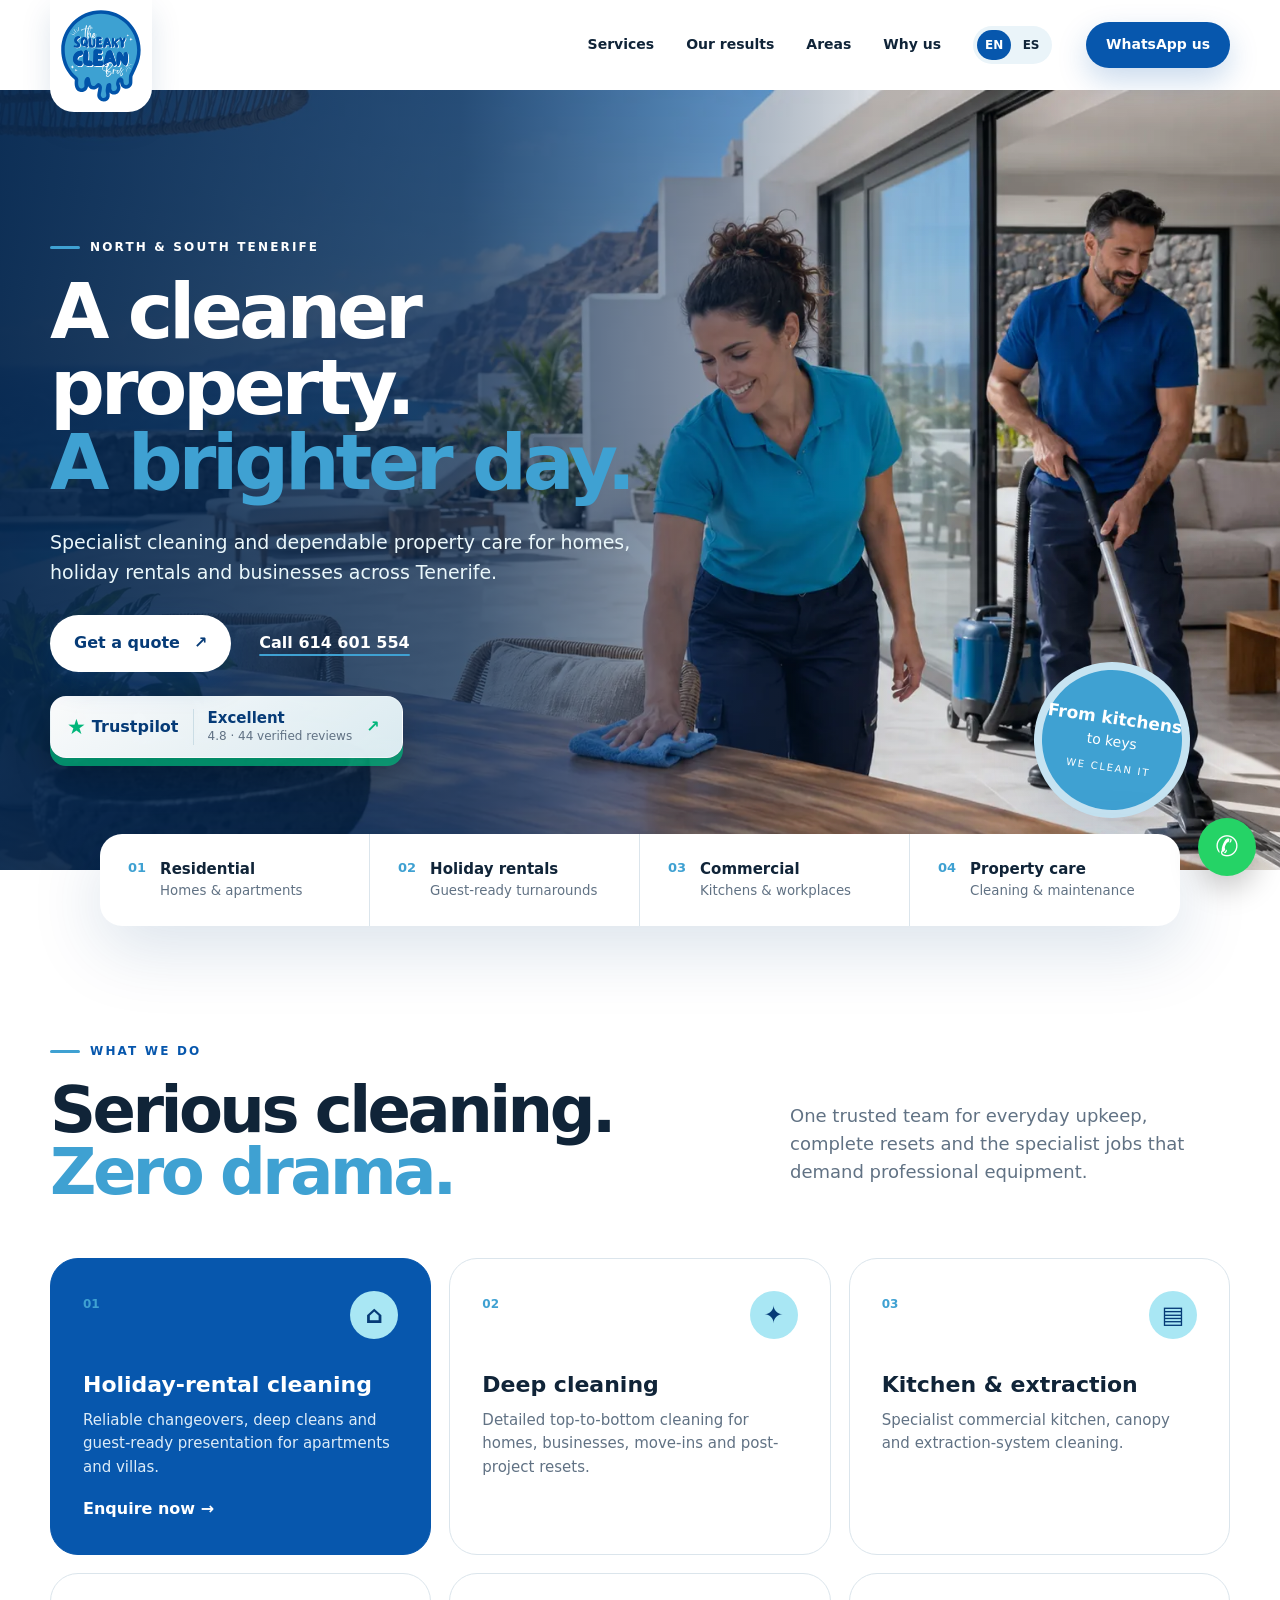
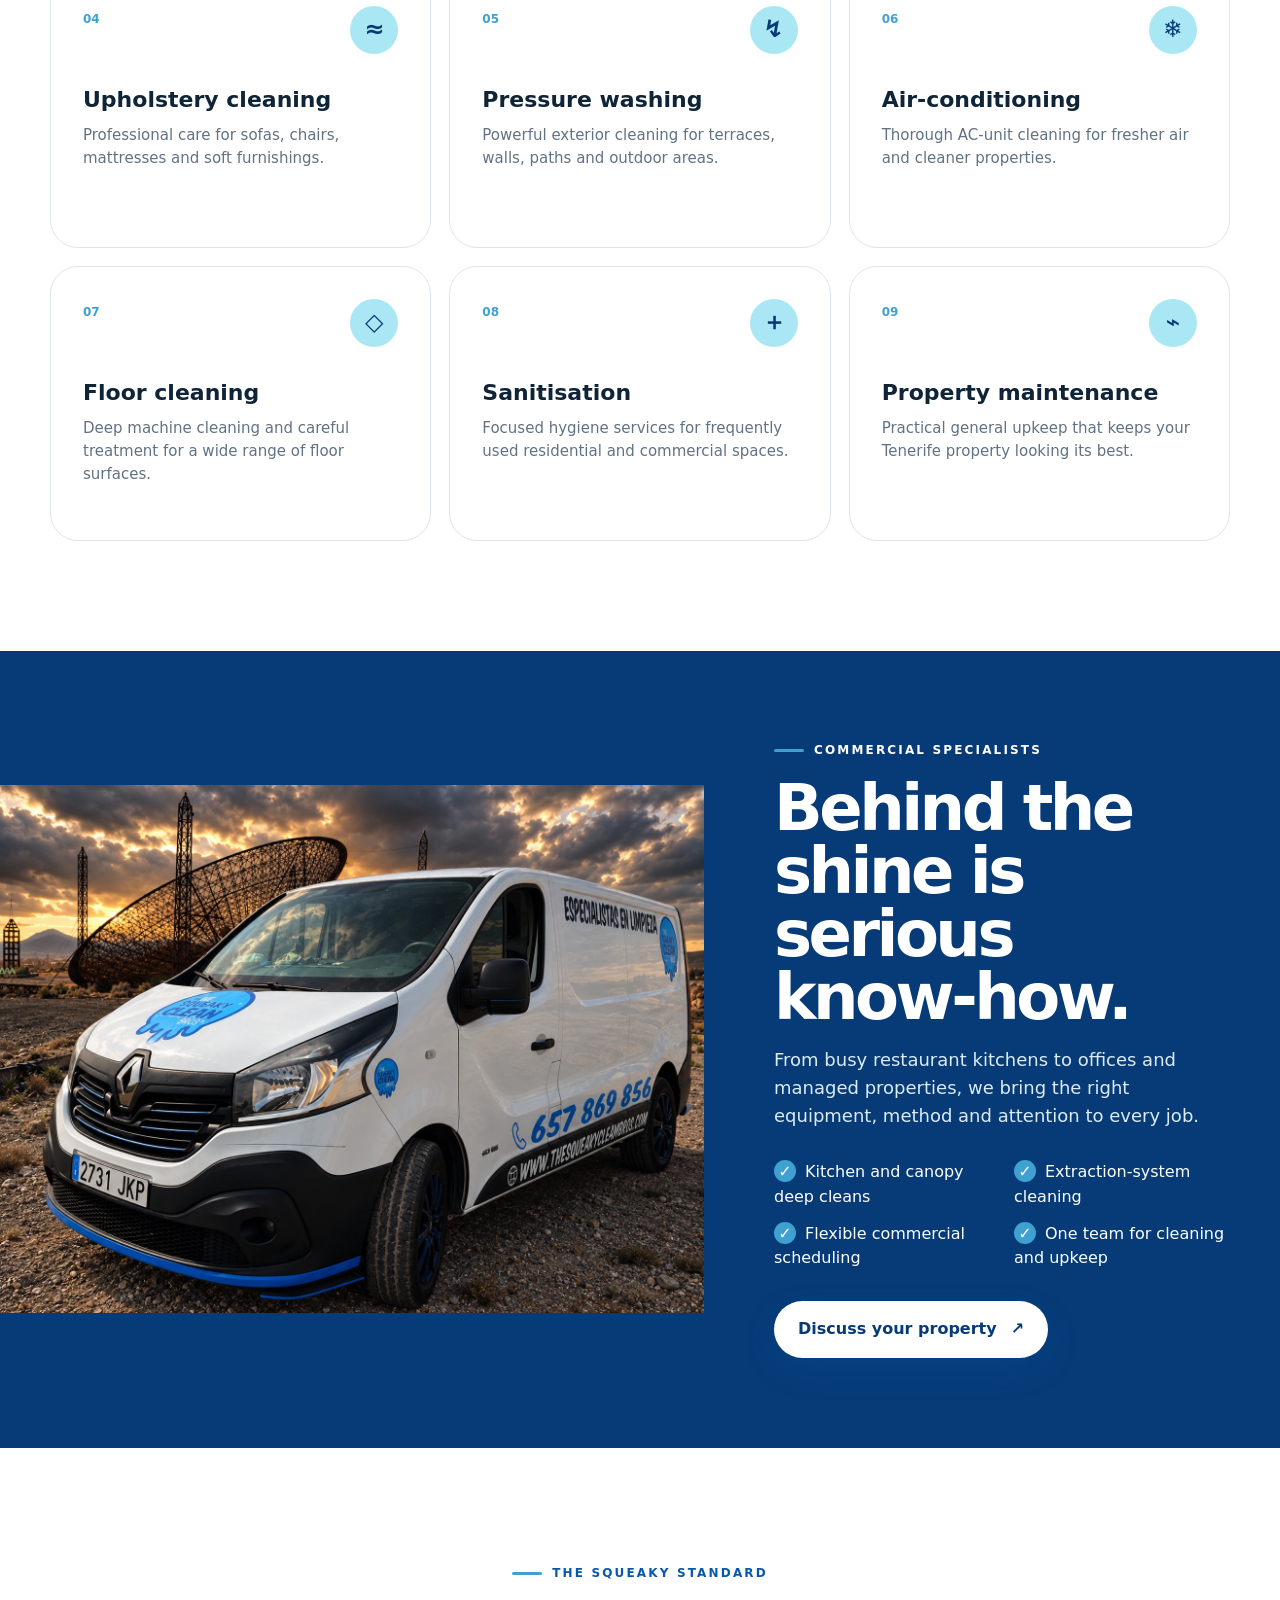
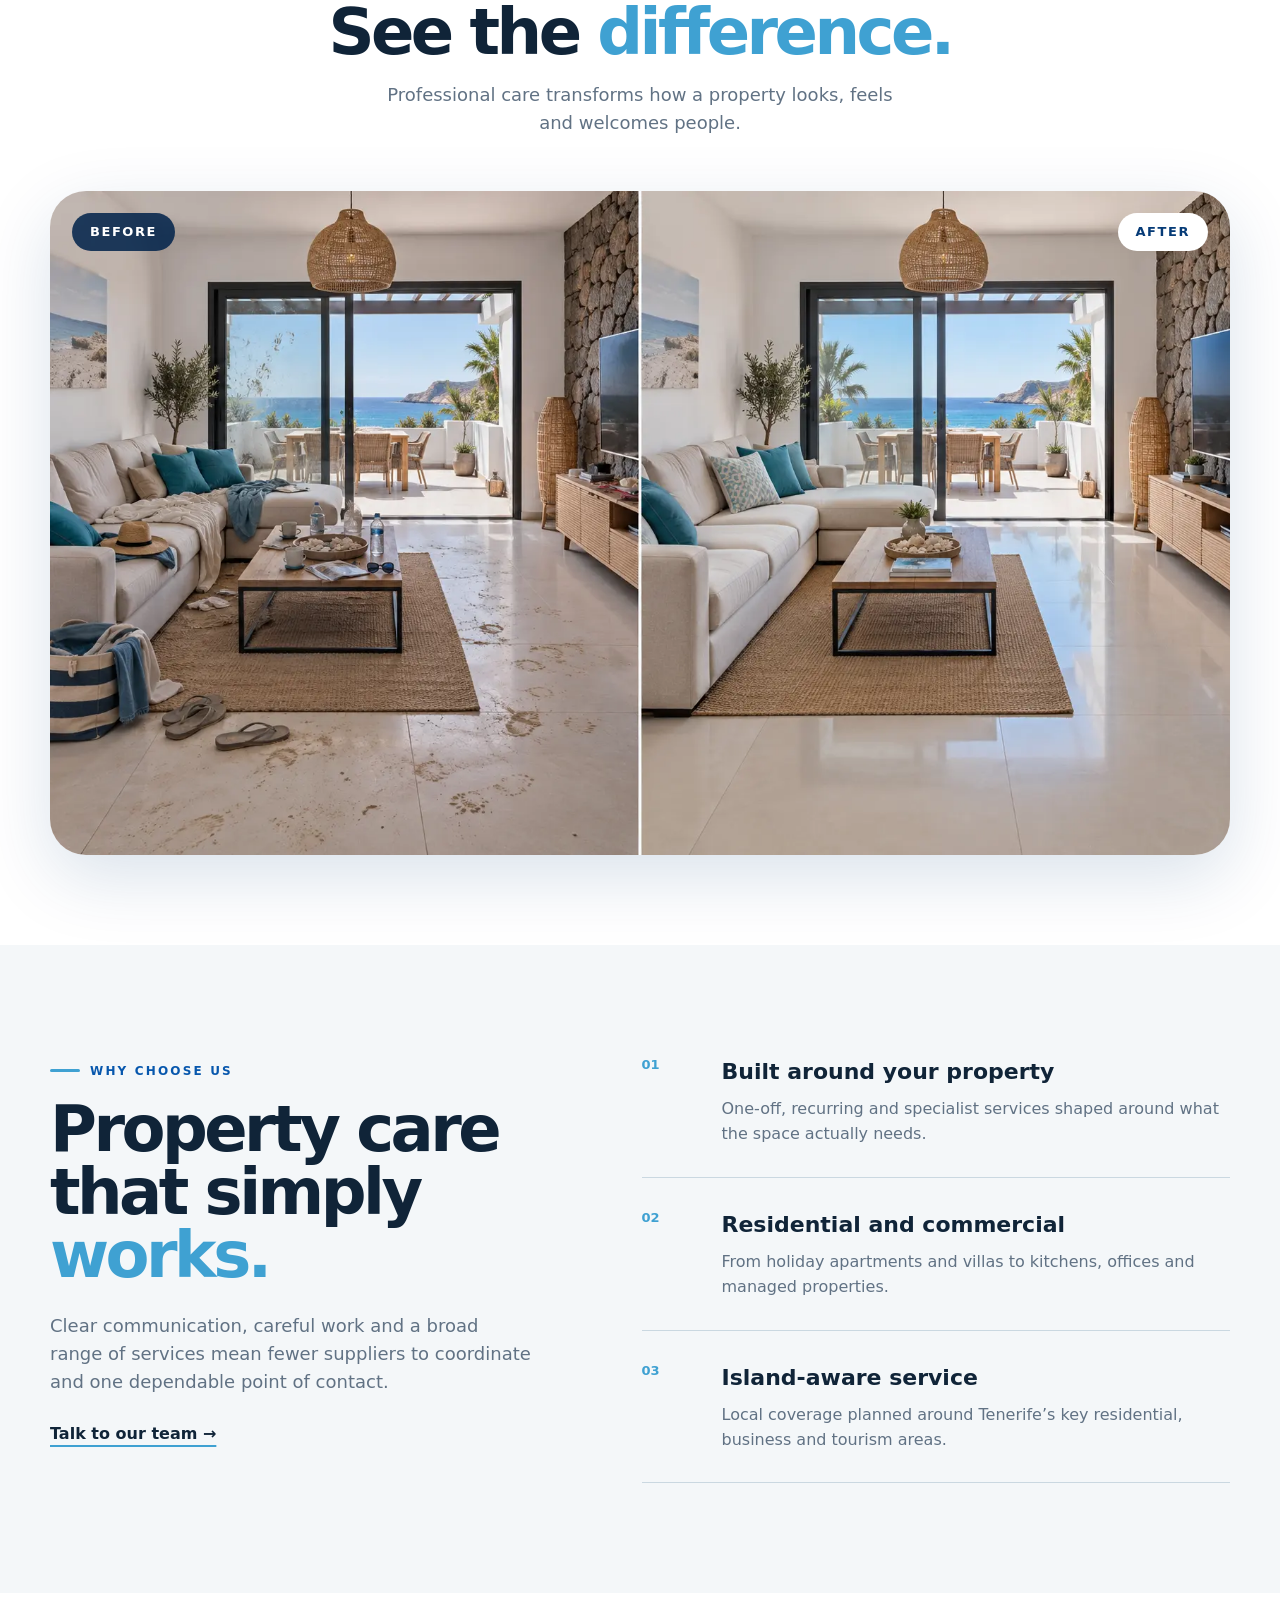
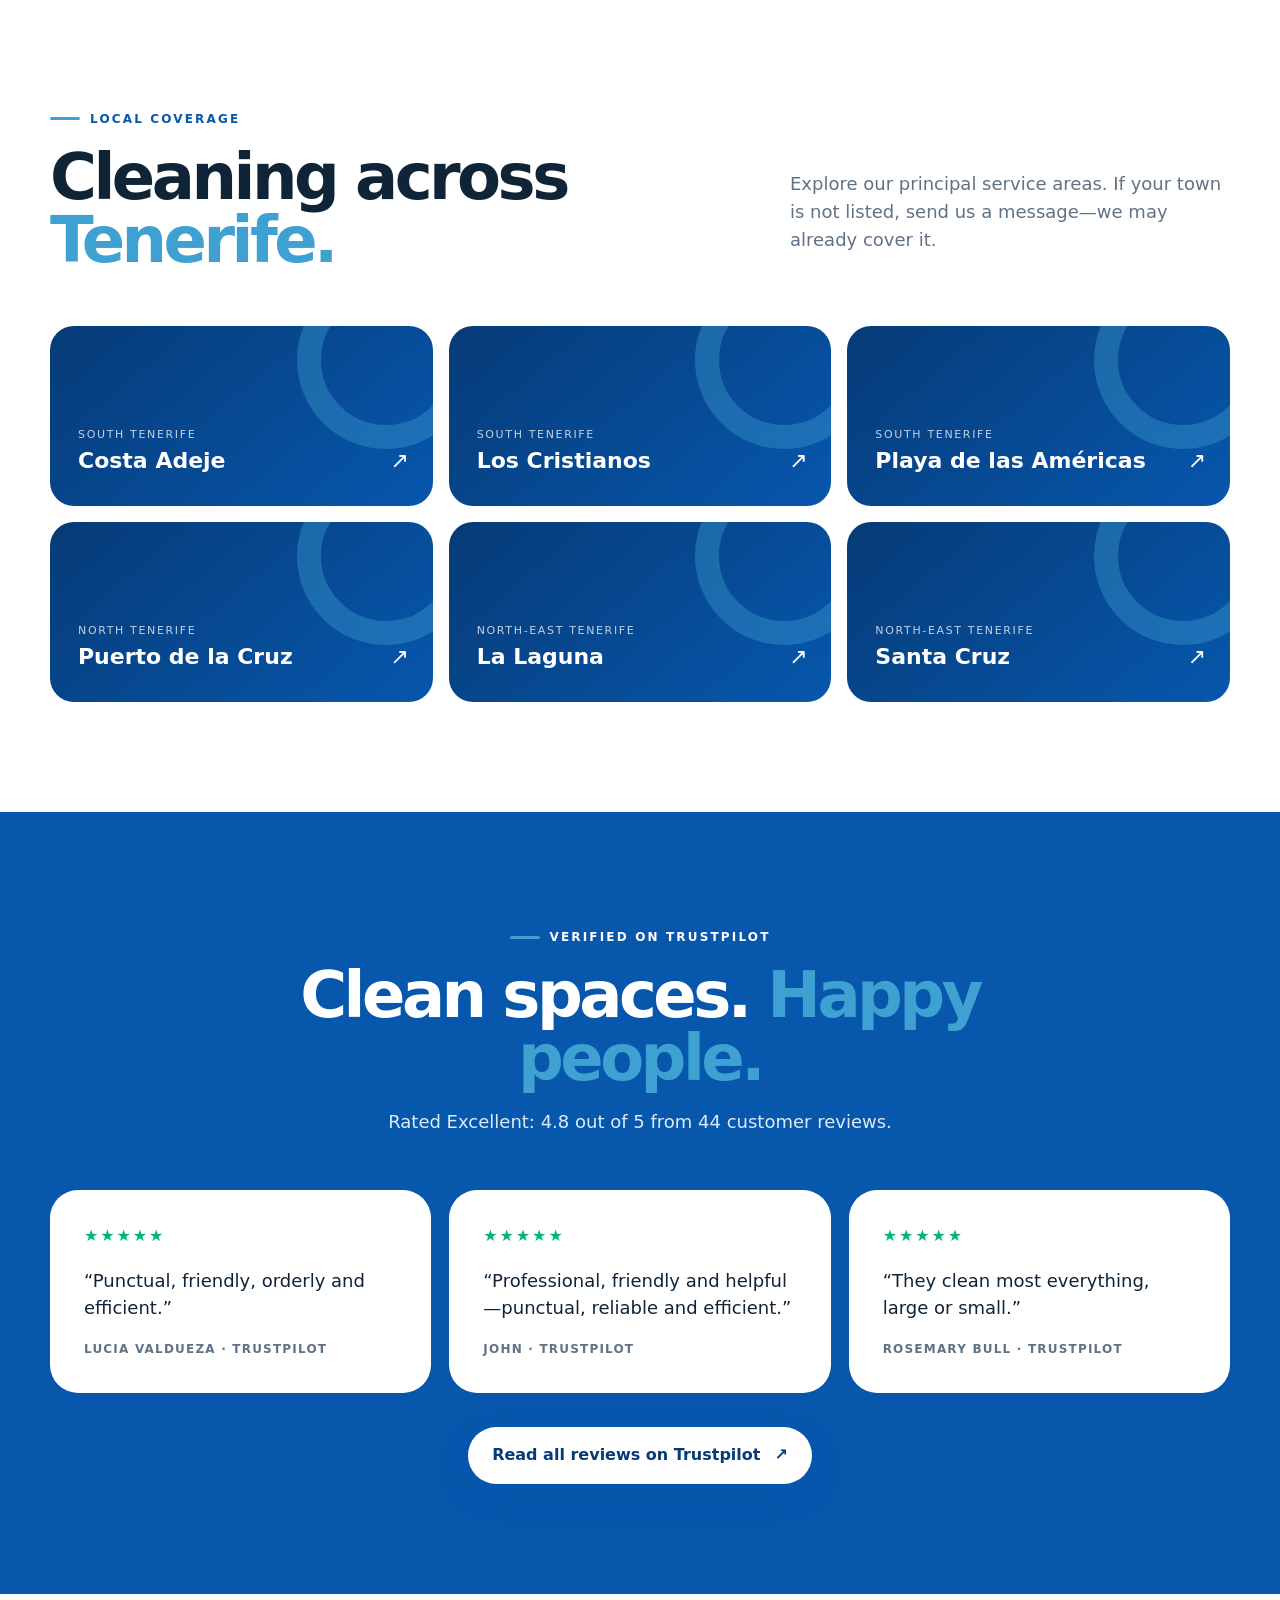
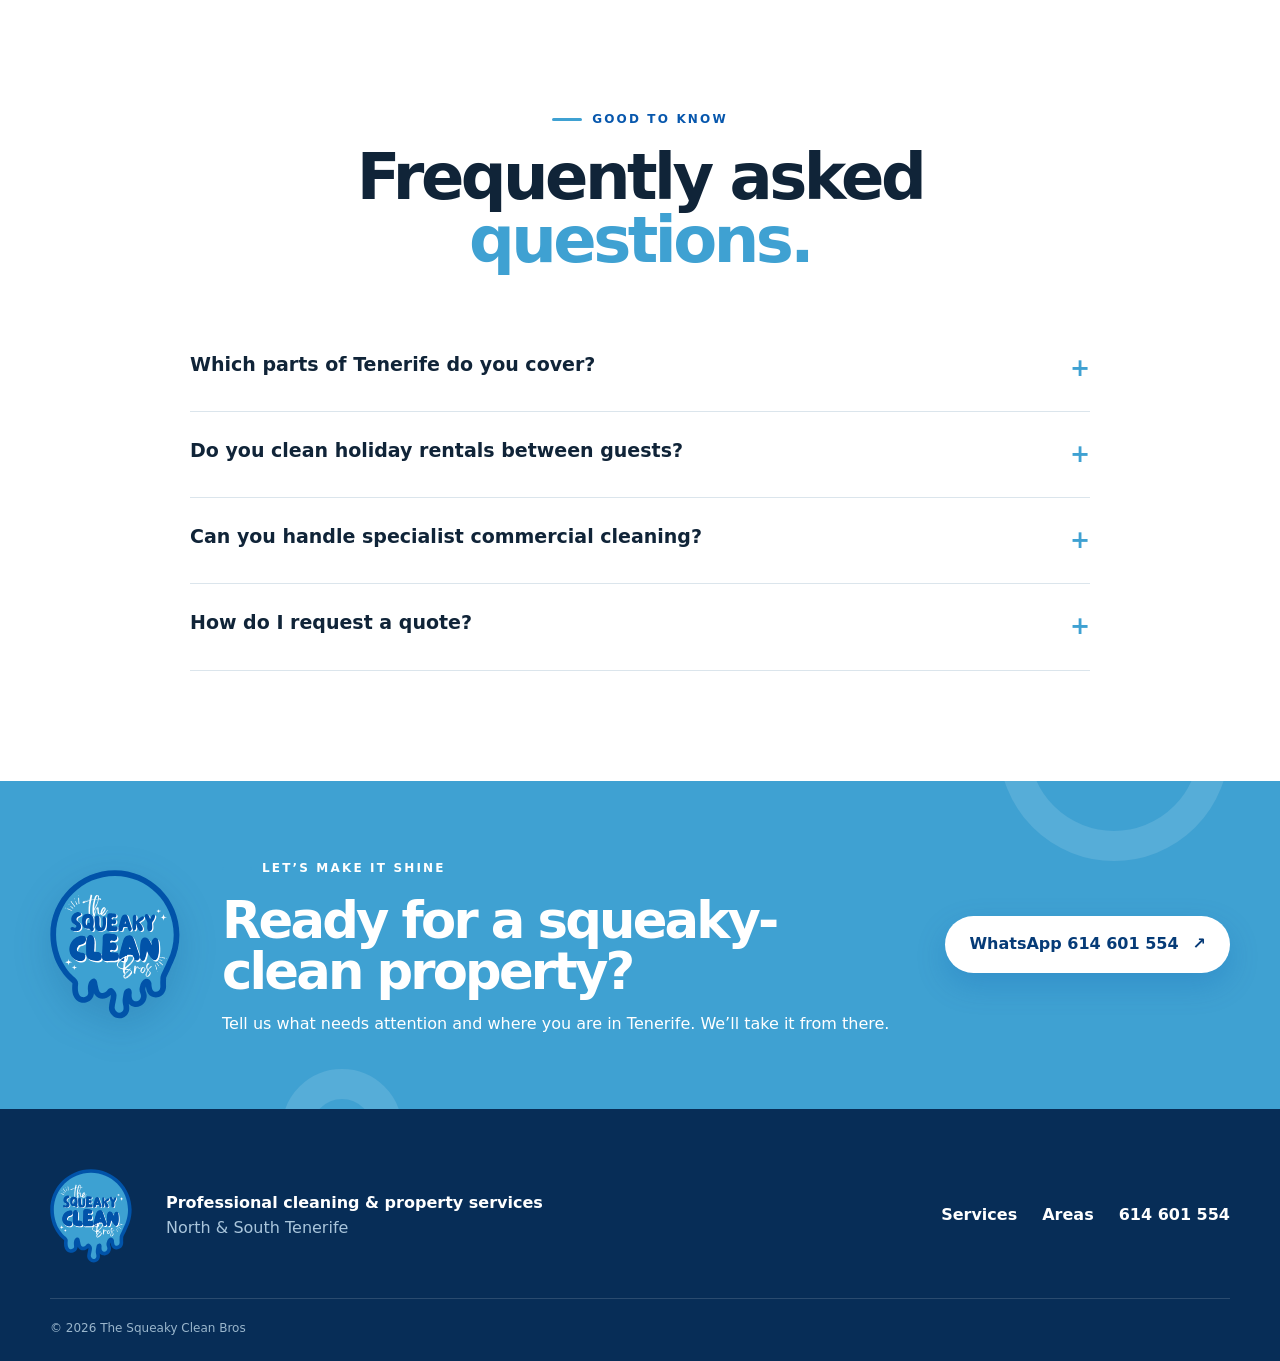
<file: index.html>
<!doctype html>
<html lang="en">
<head>
  <meta charset="utf-8">
  <meta name="viewport" content="width=device-width, initial-scale=1">
  <title>Professional Cleaning & Property Services in Tenerife | The Squeaky Clean Bros</title>
  <meta name="description" content="Professional residential, holiday-rental and commercial cleaning across Tenerife. Deep cleaning, extraction systems, upholstery, pressure washing, air conditioning and property maintenance.">
  <meta name="robots" content="index,follow">
  <meta name="theme-color" content="#0757ad">
  <link rel="canonical" href="https://thesqueakycleanbros.online/">
  <link rel="alternate" hreflang="en" href="https://thesqueakycleanbros.online/">
  <link rel="alternate" hreflang="es" href="https://thesqueakycleanbros.online/es/">
  <link rel="alternate" hreflang="x-default" href="https://thesqueakycleanbros.online/">
  <link rel="icon" href="assets/logo.svg" type="image/svg+xml">
  <link rel="preload" as="image" href="assets/hero-tenerife.webp">
  <link rel="stylesheet" href="styles.css?v=20260915-5">
  <script type="application/ld+json">
  {
    "@context":"https://schema.org",
    "@type":"CleaningService",
    "name":"The Squeaky Clean Bros",
    "url":"https://thesqueakycleanbros.online/",
    "telephone":"+34614601554",
    "areaServed":["Tenerife","Costa Adeje","Los Cristianos","Playa de las Americas","Puerto de la Cruz","San Cristobal de La Laguna","Santa Cruz de Tenerife"],
    "description":"Professional residential, holiday-rental and commercial cleaning and property services across Tenerife."
  }
  </script>
</head>
<body>
  <header class="site-header">
    <a class="brand" href="#top" aria-label="The Squeaky Clean Bros home">
      <img src="assets/logo.svg" alt="The Squeaky Clean Bros">
    </a>
    <button class="menu-toggle" aria-expanded="false" aria-controls="main-nav"><span></span><span></span><span></span></button>
    <nav id="main-nav" class="main-nav" aria-label="Main navigation">
      <a href="#services">Services</a>
      <a href="#results">Our results</a>
      <a href="#areas">Areas</a>
      <a href="#about">Why us</a>
      <div class="language-switch" aria-label="Choose language"><span aria-current="page">EN</span><a href="es/index.html" lang="es">ES</a></div>
    </nav>
    <a class="button button-small header-cta" href="https://wa.me/34614601554?text=Hi%20Squeaky%20Clean%20Bros%2C%20I%27d%20like%20a%20cleaning%20quote." target="_blank" rel="noopener">WhatsApp us</a>
  </header>

  <main id="top">
    <section class="hero">
      <img class="hero-image" src="assets/hero-tenerife.webp" alt="Professional cleaners working at a modern Tenerife villa">
      <div class="hero-overlay"></div>
      <div class="hero-content wrap">
        <span class="eyebrow light">North & South Tenerife</span>
        <h1>A cleaner property.<br><em>A brighter day.</em></h1>
        <p>Specialist cleaning and dependable property care for homes, holiday rentals and businesses across Tenerife.</p>
        <div class="hero-actions">
          <a class="button button-white" href="https://wa.me/34614601554?text=Hi%20Squeaky%20Clean%20Bros%2C%20I%27d%20like%20a%20cleaning%20quote." target="_blank" rel="noopener">Get a quote <span>↗</span></a>
          <a class="text-link light" href="tel:+34614601554">Call 614 601 554</a>
        </div>
        <a class="trustpilot-badge" href="https://www.trustpilot.com/review/www.thesqueakycleanbros.com" target="_blank" rel="noopener" aria-label="Rated 4.8 out of 5 from 44 reviews on Trustpilot">
          <span class="trustpilot-brand"><b>★</b> Trustpilot</span>
          <span><strong>Excellent</strong><small>4.8 · 44 verified reviews</small></span>
          <i aria-hidden="true">↗</i>
        </a>
      </div>
      <div class="hero-stamp"><b>From kitchens</b><span>to keys</span><small>WE CLEAN IT</small></div>
    </section>

    <section class="quick-strip" aria-label="Highlights">
      <div><span>01</span><b>Residential</b><small>Homes & apartments</small></div>
      <div><span>02</span><b>Holiday rentals</b><small>Guest-ready turnarounds</small></div>
      <div><span>03</span><b>Commercial</b><small>Kitchens & workplaces</small></div>
      <div><span>04</span><b>Property care</b><small>Cleaning & maintenance</small></div>
    </section>

    <section id="services" class="section services-section wrap">
      <div class="section-heading split-heading">
        <div>
          <span class="eyebrow">What we do</span>
          <h2>Serious cleaning.<br><em>Zero drama.</em></h2>
        </div>
        <p>One trusted team for everyday upkeep, complete resets and the specialist jobs that demand professional equipment.</p>
      </div>
      <div class="service-grid">
        <article class="service-card featured-card">
          <span class="service-number">01</span><span class="bubble-icon">⌂</span>
          <h3>Holiday-rental cleaning</h3>
          <p>Reliable changeovers, deep cleans and guest-ready presentation for apartments and villas.</p>
          <a href="https://wa.me/34614601554?text=I%27d%20like%20a%20holiday-rental%20cleaning%20quote." target="_blank" rel="noopener">Enquire now →</a>
        </article>
        <article class="service-card"><span class="service-number">02</span><span class="bubble-icon">✦</span><h3>Deep cleaning</h3><p>Detailed top-to-bottom cleaning for homes, businesses, move-ins and post-project resets.</p></article>
        <article class="service-card"><span class="service-number">03</span><span class="bubble-icon">▤</span><h3>Kitchen & extraction</h3><p>Specialist commercial kitchen, canopy and extraction-system cleaning.</p></article>
        <article class="service-card"><span class="service-number">04</span><span class="bubble-icon">≈</span><h3>Upholstery cleaning</h3><p>Professional care for sofas, chairs, mattresses and soft furnishings.</p></article>
        <article class="service-card"><span class="service-number">05</span><span class="bubble-icon">↯</span><h3>Pressure washing</h3><p>Powerful exterior cleaning for terraces, walls, paths and outdoor areas.</p></article>
        <article class="service-card"><span class="service-number">06</span><span class="bubble-icon">❄</span><h3>Air-conditioning</h3><p>Thorough AC-unit cleaning for fresher air and cleaner properties.</p></article>
        <article class="service-card"><span class="service-number">07</span><span class="bubble-icon">◇</span><h3>Floor cleaning</h3><p>Deep machine cleaning and careful treatment for a wide range of floor surfaces.</p></article>
        <article class="service-card"><span class="service-number">08</span><span class="bubble-icon">＋</span><h3>Sanitisation</h3><p>Focused hygiene services for frequently used residential and commercial spaces.</p></article>
        <article class="service-card"><span class="service-number">09</span><span class="bubble-icon">⌁</span><h3>Property maintenance</h3><p>Practical general upkeep that keeps your Tenerife property looking its best.</p></article>
      </div>
    </section>

    <section class="commercial-band">
      <div class="commercial-image"><img src="assets/commercial-kitchen.webp?v=20260915-2" alt="The Squeaky Clean Bros service van in Tenerife"></div>
      <div class="commercial-copy">
        <span class="eyebrow light">Commercial specialists</span>
        <h2>Behind the shine is serious know-how.</h2>
        <p>From busy restaurant kitchens to offices and managed properties, we bring the right equipment, method and attention to every job.</p>
        <ul class="tick-list"><li>Kitchen and canopy deep cleans</li><li>Extraction-system cleaning</li><li>Flexible commercial scheduling</li><li>One team for cleaning and upkeep</li></ul>
        <a class="button button-white" href="https://wa.me/34614601554?text=Hi%2C%20I%27d%20like%20a%20commercial%20cleaning%20quote." target="_blank" rel="noopener">Discuss your property <span>↗</span></a>
      </div>
    </section>

    <section id="results" class="section results-section wrap">
      <div class="section-heading centered">
        <span class="eyebrow">The Squeaky standard</span>
        <h2>See the <em>difference.</em></h2>
        <p>Professional care transforms how a property looks, feels and welcomes people.</p>
      </div>
      <figure class="comparison">
        <img src="assets/before-after-villa.webp" alt="Illustrative before and after cleaning comparison of a Tenerife holiday rental">
        <figcaption><span>Before</span><span>After</span></figcaption>
      </figure>
    </section>

    <section id="about" class="section why-section">
      <div class="wrap why-grid">
        <div class="why-intro">
          <span class="eyebrow">Why choose us</span>
          <h2>Property care that simply <em>works.</em></h2>
          <p>Clear communication, careful work and a broad range of services mean fewer suppliers to coordinate and one dependable point of contact.</p>
          <a class="text-link" href="tel:+34614601554">Talk to our team →</a>
        </div>
        <div class="why-list">
          <article><b>01</b><div><h3>Built around your property</h3><p>One-off, recurring and specialist services shaped around what the space actually needs.</p></div></article>
          <article><b>02</b><div><h3>Residential and commercial</h3><p>From holiday apartments and villas to kitchens, offices and managed properties.</p></div></article>
          <article><b>03</b><div><h3>Island-aware service</h3><p>Local coverage planned around Tenerife’s key residential, business and tourism areas.</p></div></article>
        </div>
      </div>
    </section>

    <section id="areas" class="section areas-section wrap">
      <div class="section-heading split-heading">
        <div><span class="eyebrow">Local coverage</span><h2>Cleaning across <em>Tenerife.</em></h2></div>
        <p>Explore our principal service areas. If your town is not listed, send us a message—we may already cover it.</p>
      </div>
      <div class="area-grid">
        <a href="areas/costa-adeje.html"><span>South Tenerife</span><b>Costa Adeje</b><i>↗</i></a>
        <a href="areas/los-cristianos.html"><span>South Tenerife</span><b>Los Cristianos</b><i>↗</i></a>
        <a href="areas/playa-de-las-americas.html"><span>South Tenerife</span><b>Playa de las Américas</b><i>↗</i></a>
        <a href="areas/puerto-de-la-cruz.html"><span>North Tenerife</span><b>Puerto de la Cruz</b><i>↗</i></a>
        <a href="areas/la-laguna.html"><span>North-east Tenerife</span><b>La Laguna</b><i>↗</i></a>
        <a href="areas/santa-cruz.html"><span>North-east Tenerife</span><b>Santa Cruz</b><i>↗</i></a>
      </div>
    </section>

    <section class="section reviews-section">
      <div class="wrap">
        <div class="section-heading centered"><span class="eyebrow light">Verified on Trustpilot</span><h2>Clean spaces. <em>Happy people.</em></h2><p class="light-copy">Rated Excellent: 4.8 out of 5 from 44 customer reviews.</p></div>
        <div class="review-grid">
          <blockquote><div class="stars">★★★★★</div><p>“Punctual, friendly, orderly and efficient.”</p><footer>Lucia Valdueza · Trustpilot</footer></blockquote>
          <blockquote><div class="stars">★★★★★</div><p>“Professional, friendly and helpful—punctual, reliable and efficient.”</p><footer>John · Trustpilot</footer></blockquote>
          <blockquote><div class="stars">★★★★★</div><p>“They clean most everything, large or small.”</p><footer>Rosemary Bull · Trustpilot</footer></blockquote>
        </div>
        <div class="reviews-link"><a class="button button-white" href="https://www.trustpilot.com/review/www.thesqueakycleanbros.com" target="_blank" rel="noopener">Read all reviews on Trustpilot <span>↗</span></a></div>
      </div>
    </section>

    <section class="section faq-section wrap">
      <div class="section-heading centered"><span class="eyebrow">Good to know</span><h2>Frequently asked <em>questions.</em></h2></div>
      <div class="faq-list">
        <details><summary>Which parts of Tenerife do you cover?<span>+</span></summary><p>We work across principal areas in both North and South Tenerife. Send us your location and we will confirm availability.</p></details>
        <details><summary>Do you clean holiday rentals between guests?<span>+</span></summary><p>Yes. We provide holiday-rental cleaning and property support designed to leave apartments and villas guest-ready.</p></details>
        <details><summary>Can you handle specialist commercial cleaning?<span>+</span></summary><p>Yes. Our services include commercial kitchen and extraction cleaning, deep cleaning, floor care, pressure washing and sanitisation.</p></details>
        <details><summary>How do I request a quote?<span>+</span></summary><p>Call or WhatsApp us on 614 601 554 with the property location, service required and any useful photographs.</p></details>
      </div>
    </section>

    <section class="final-cta">
      <div class="bubble bubble-one"></div><div class="bubble bubble-two"></div>
      <div class="wrap final-cta-inner">
        <img src="assets/logo.svg" alt="" aria-hidden="true">
        <div><span class="eyebrow light">Let’s make it shine</span><h2>Ready for a squeaky-clean property?</h2><p>Tell us what needs attention and where you are in Tenerife. We’ll take it from there.</p></div>
        <a class="button button-white" href="https://wa.me/34614601554?text=Hi%20Squeaky%20Clean%20Bros%2C%20I%27d%20like%20a%20quote." target="_blank" rel="noopener">WhatsApp 614 601 554 <span>↗</span></a>
      </div>
    </section>
  </main>

  <footer class="footer">
    <div class="wrap footer-inner"><img src="assets/logo.svg" alt="The Squeaky Clean Bros"><div><b>Professional cleaning & property services</b><span>North & South Tenerife</span></div><div class="footer-links"><a href="#services">Services</a><a href="#areas">Areas</a><a href="tel:+34614601554">614 601 554</a></div></div>
    <div class="wrap footer-bottom"><span>© 2026 The Squeaky Clean Bros</span></div>
  </footer>
  <a class="floating-whatsapp" href="https://wa.me/34614601554?text=Hi%20Squeaky%20Clean%20Bros%2C%20I%27d%20like%20a%20quote." target="_blank" rel="noopener" aria-label="Contact us on WhatsApp">✆</a>
  <script src="script.js"></script>
</body>
</html>
</file>
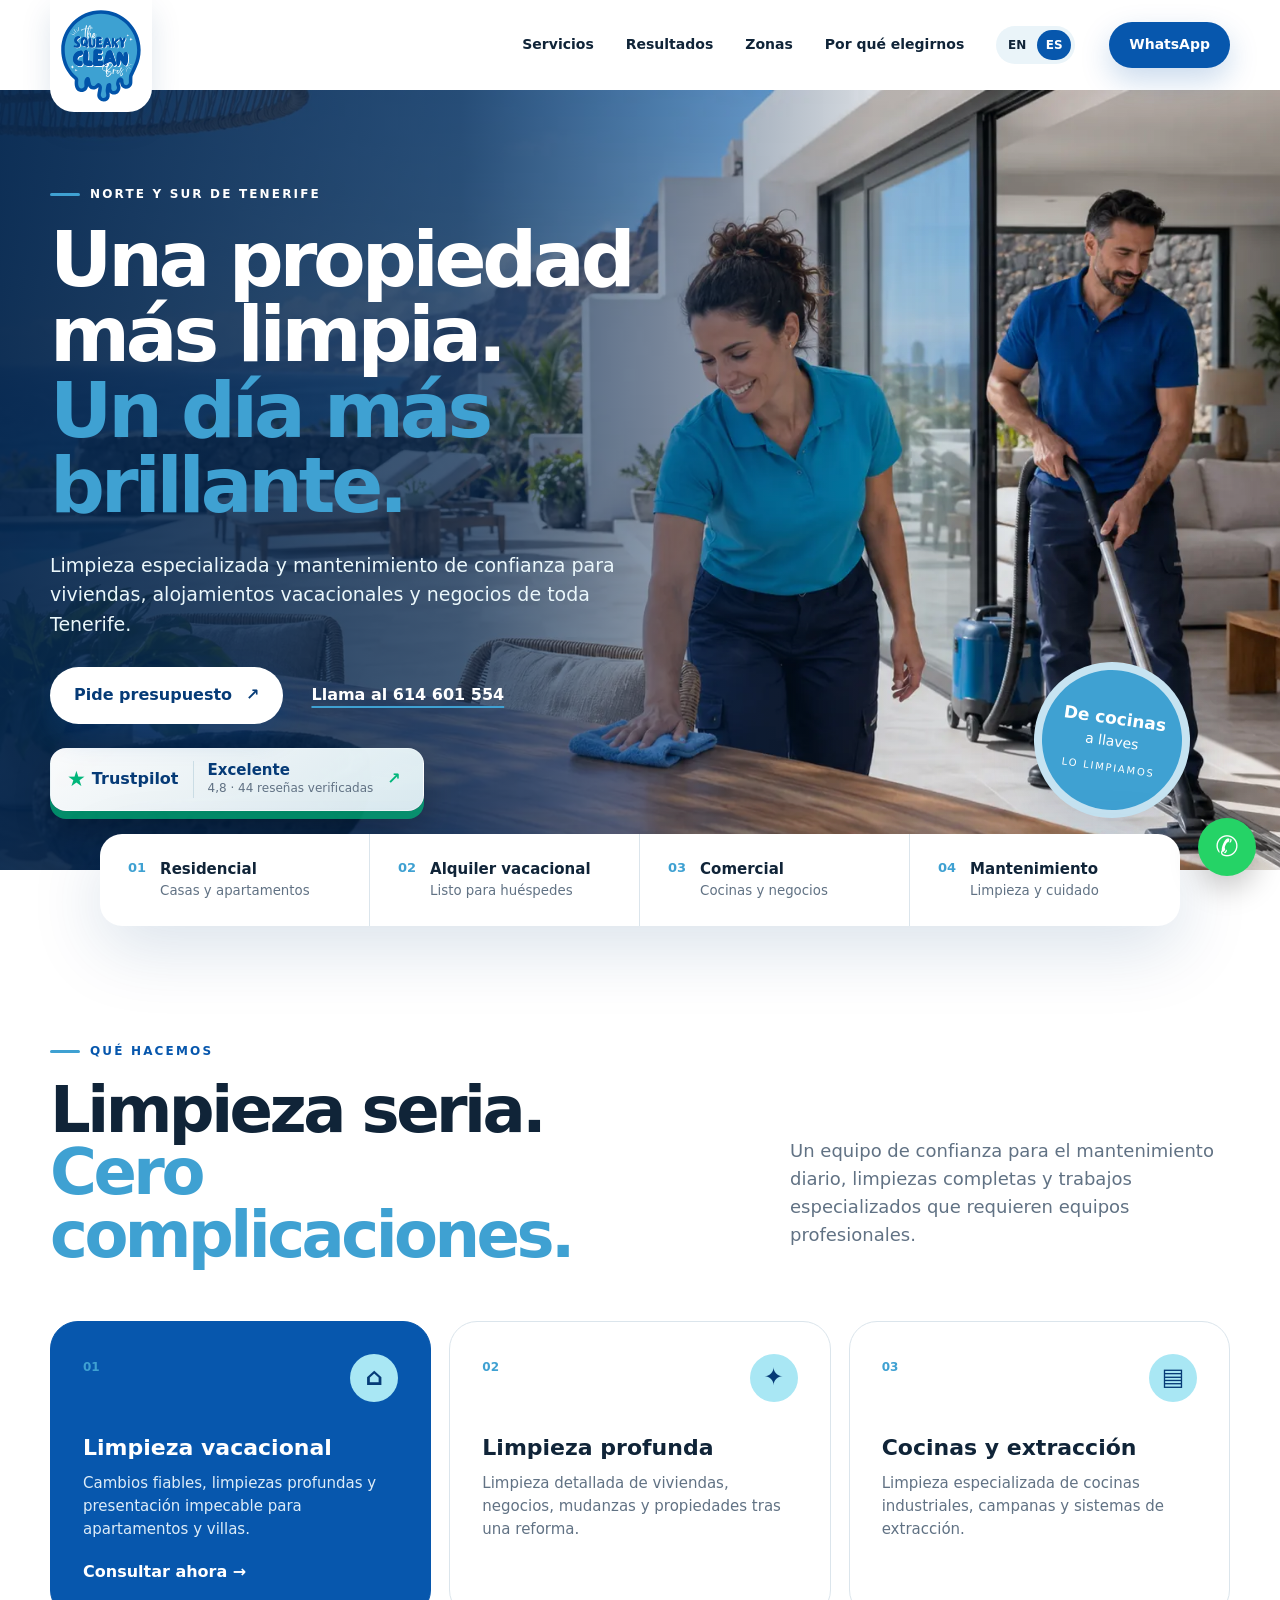
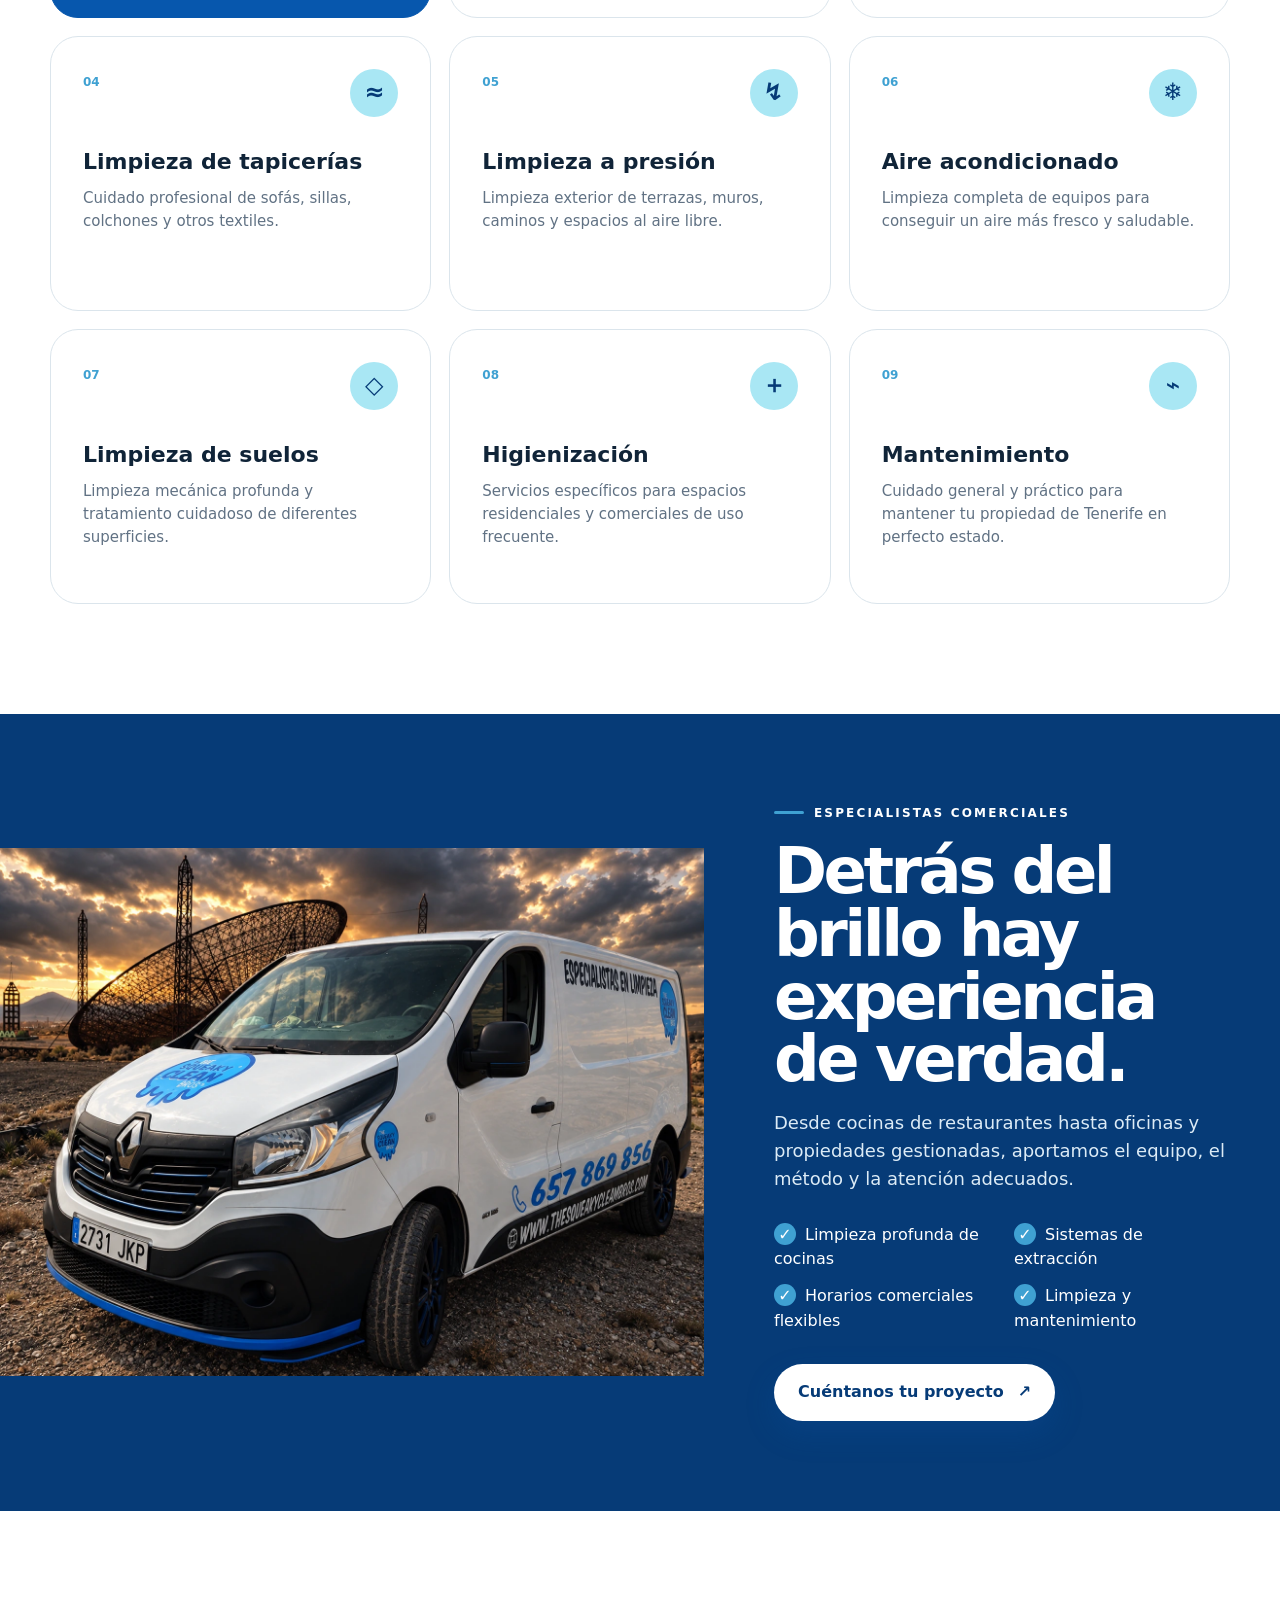
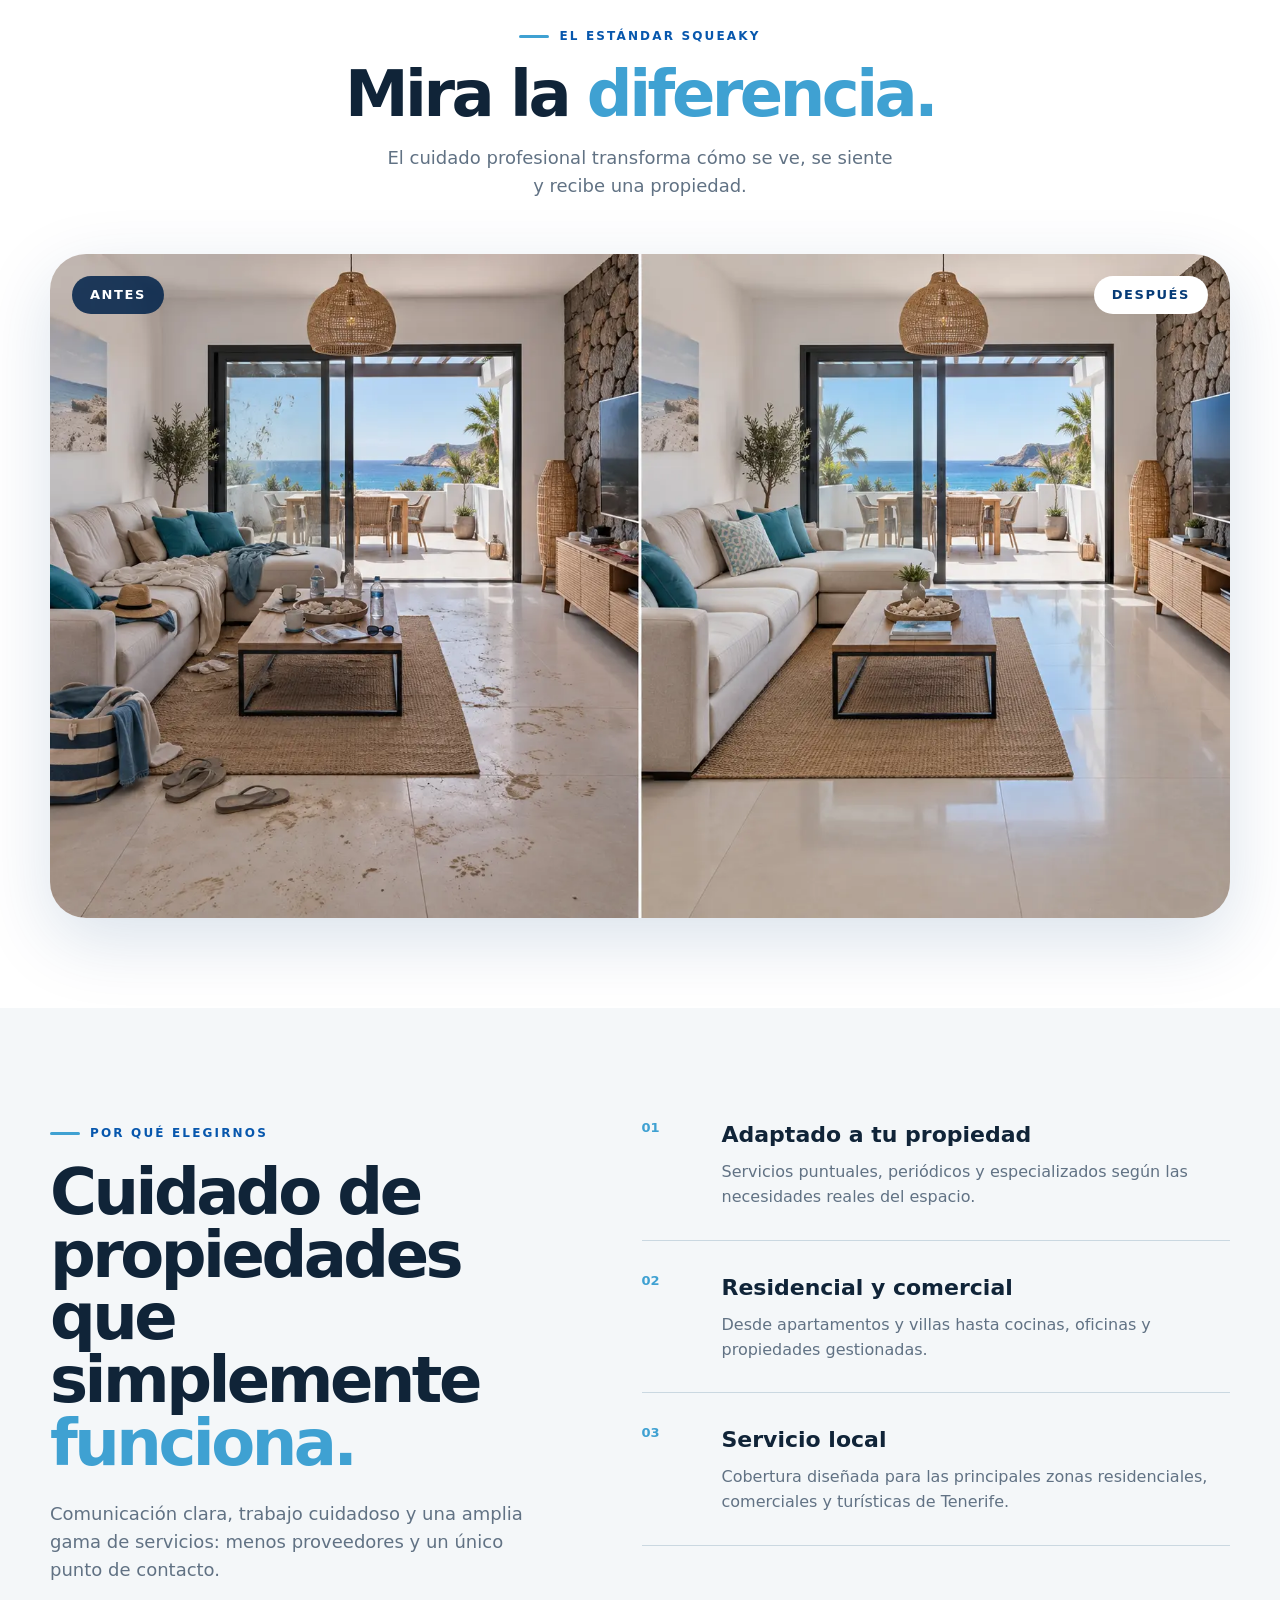
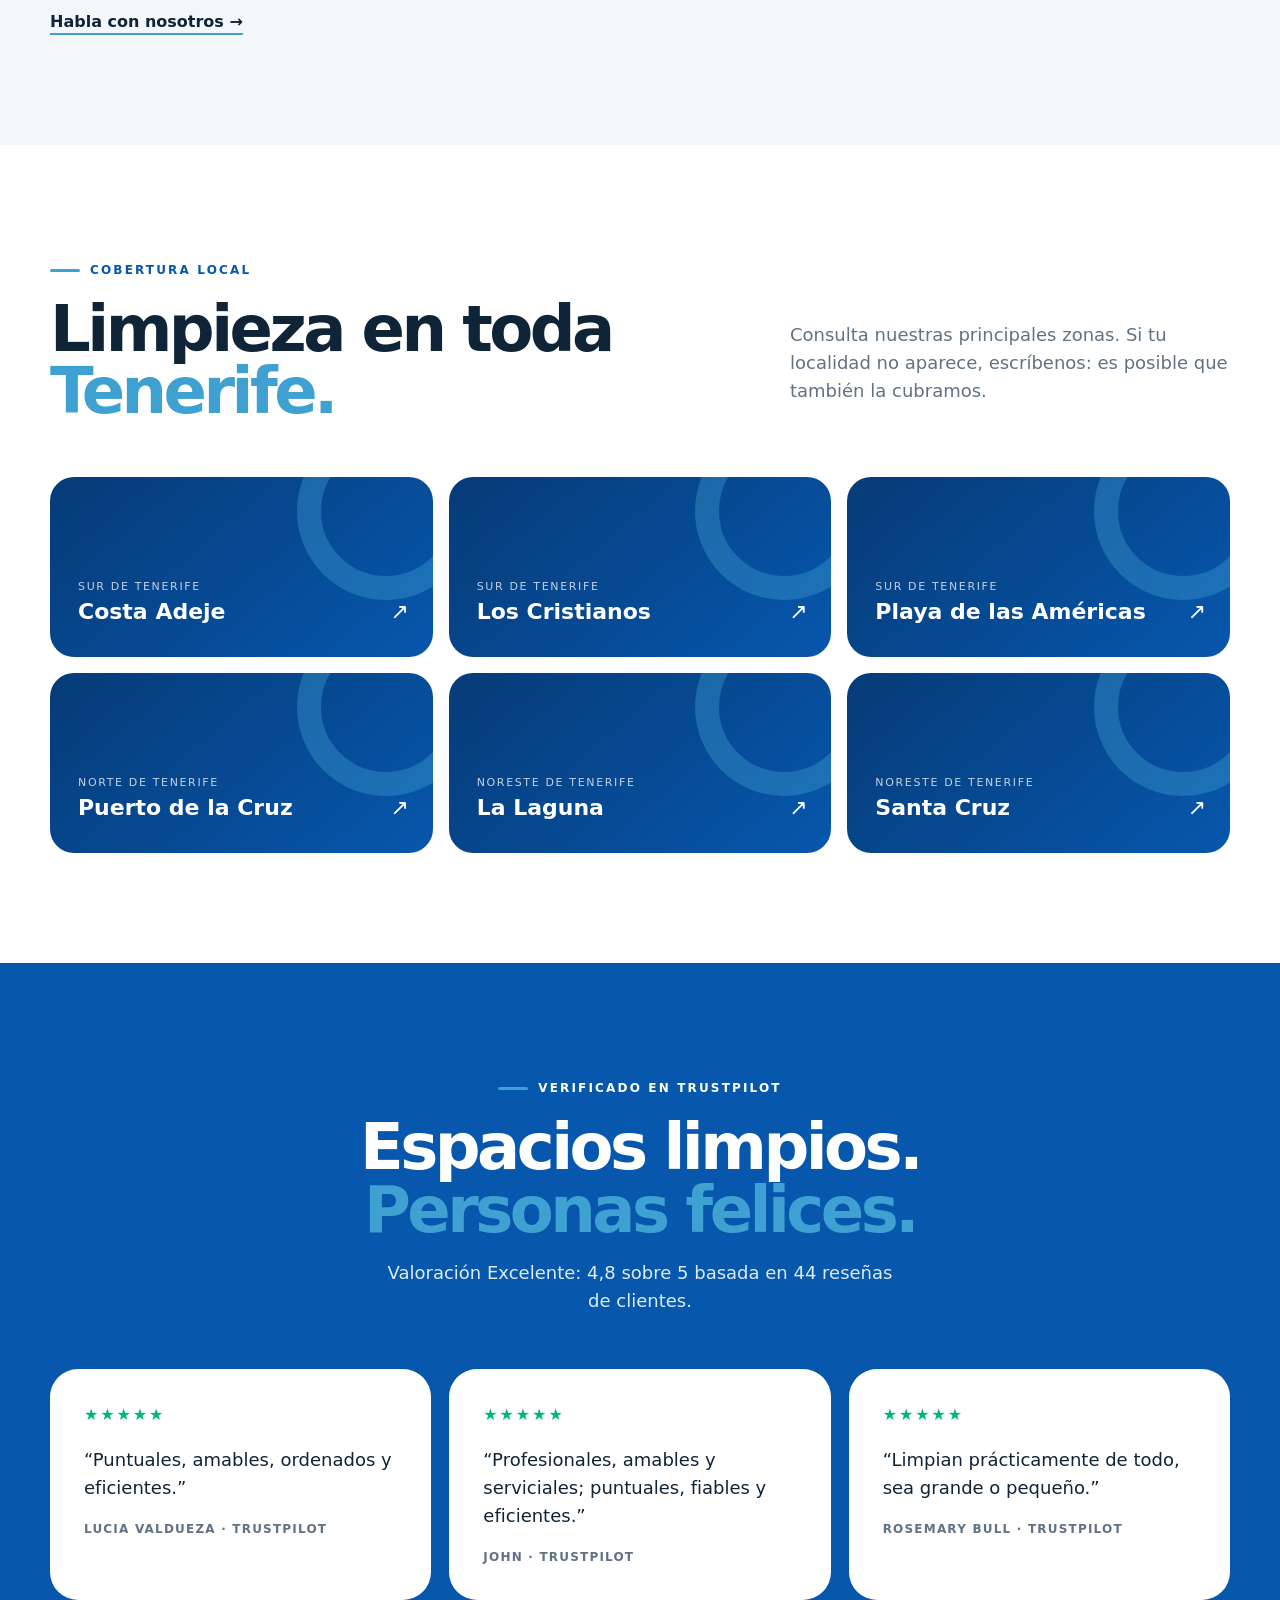
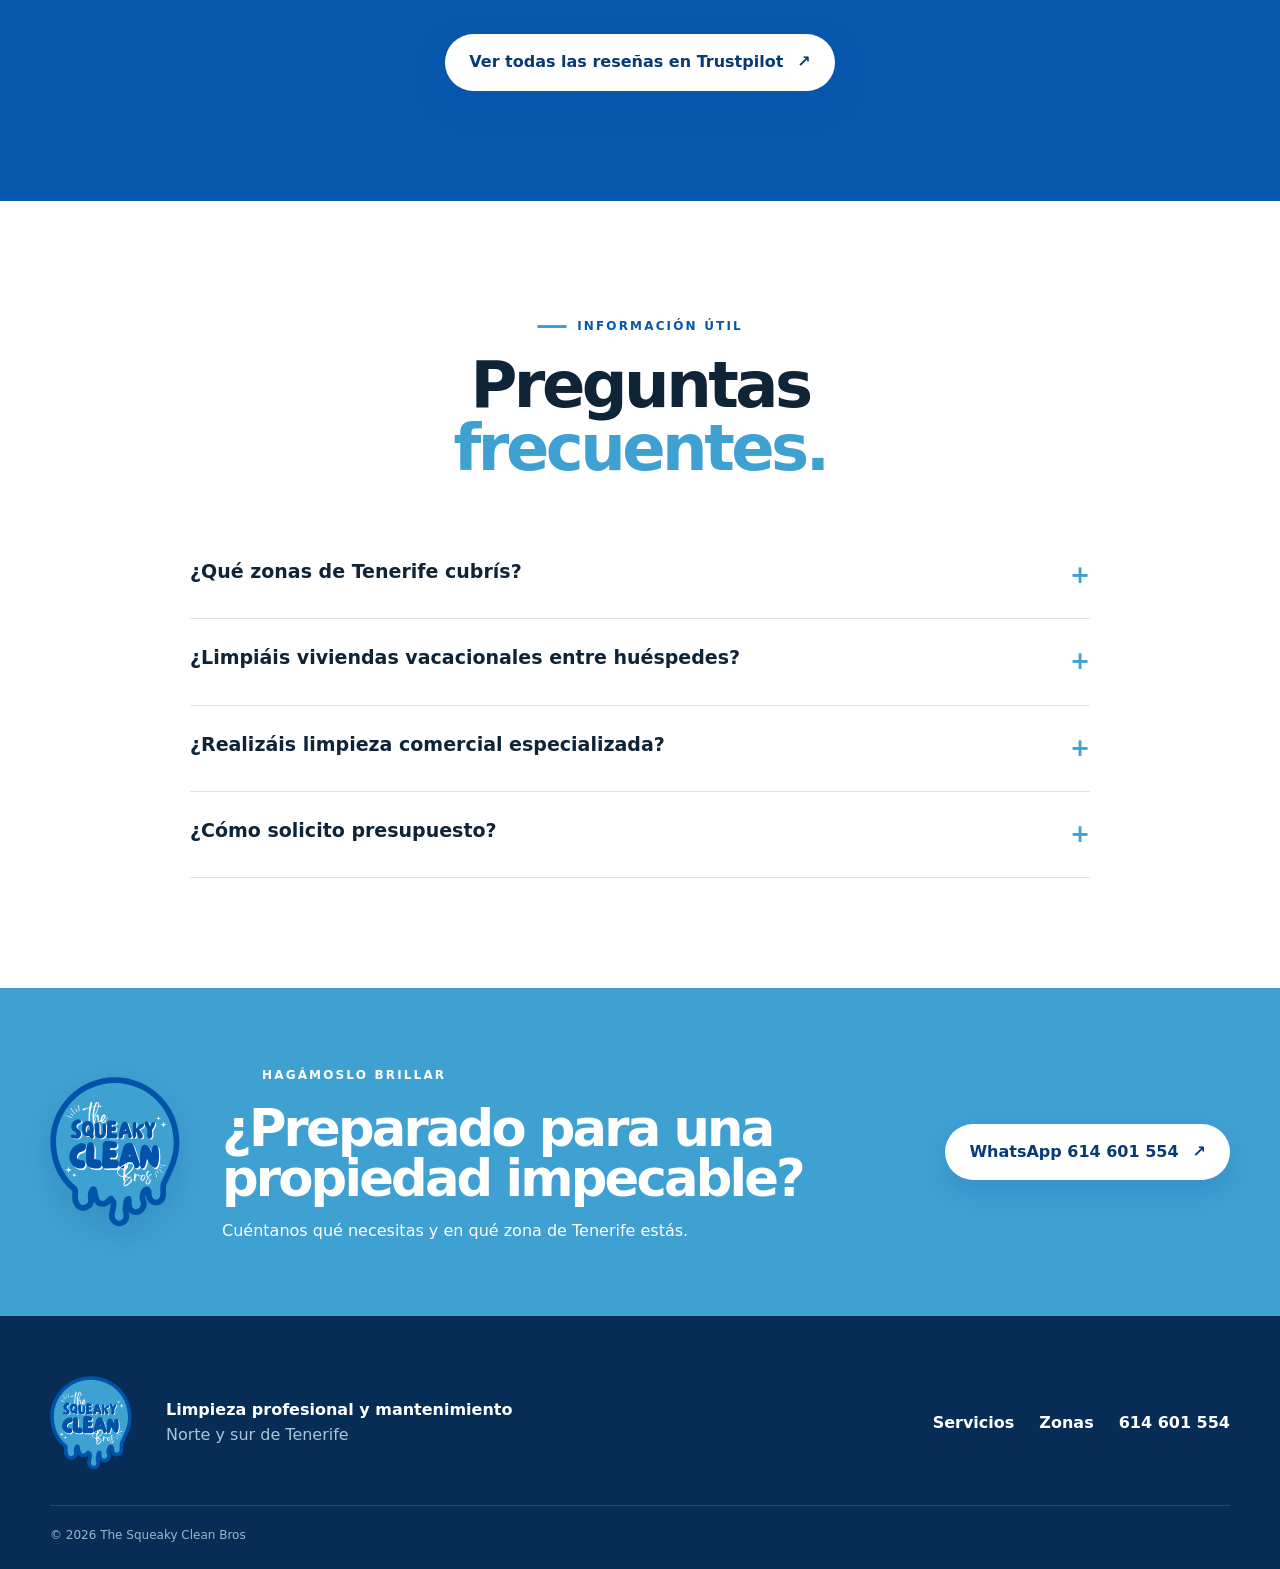
<file: es/index.html>
<!doctype html>
<html lang="es">
<head>
  <meta charset="utf-8"><meta name="viewport" content="width=device-width,initial-scale=1">
  <title>Limpieza profesional y mantenimiento en Tenerife | The Squeaky Clean Bros</title>
  <meta name="description" content="Limpieza profesional para viviendas, alojamientos vacacionales y negocios en Tenerife. Limpieza profunda, extracción, tapicerías, presión, aire acondicionado y mantenimiento.">
  <meta name="robots" content="index,follow"><meta name="theme-color" content="#0757ad">
  <link rel="canonical" href="https://thesqueakycleanbros.online/es/">
  <link rel="alternate" hreflang="en" href="https://thesqueakycleanbros.online/">
  <link rel="alternate" hreflang="es" href="https://thesqueakycleanbros.online/es/">
  <link rel="alternate" hreflang="x-default" href="https://thesqueakycleanbros.online/">
  <link rel="icon" href="../assets/logo.svg" type="image/svg+xml"><link rel="preload" as="image" href="../assets/hero-tenerife.webp"><link rel="stylesheet" href="../styles.css?v=20260915-5">
  <script type="application/ld+json">{"@context":"https://schema.org","@type":"CleaningService","name":"The Squeaky Clean Bros","url":"https://thesqueakycleanbros.online/es/","telephone":"+34614601554","areaServed":["Tenerife","Costa Adeje","Los Cristianos","Playa de las Américas","Puerto de la Cruz","San Cristóbal de La Laguna","Santa Cruz de Tenerife"],"description":"Limpieza profesional y mantenimiento de propiedades en Tenerife."}</script>
</head>
<body>
  <header class="site-header"><a class="brand" href="#top" aria-label="Inicio"><img src="../assets/logo.svg" alt="The Squeaky Clean Bros"></a><button class="menu-toggle" aria-expanded="false" aria-controls="main-nav"><span></span><span></span><span></span></button><nav id="main-nav" class="main-nav"><a href="#services">Servicios</a><a href="#results">Resultados</a><a href="#areas">Zonas</a><a href="#about">Por qué elegirnos</a><div class="language-switch" aria-label="Elegir idioma"><a href="../index.html" lang="en">EN</a><span aria-current="page">ES</span></div></nav><a class="button button-small header-cta" href="https://wa.me/34614601554?text=Hola%2C%20me%20gustar%C3%ADa%20solicitar%20un%20presupuesto%20de%20limpieza." target="_blank" rel="noopener">WhatsApp</a></header>
  <main id="top">
    <section class="hero"><img class="hero-image" src="../assets/hero-tenerife.webp" alt="Equipo profesional de limpieza en una villa de Tenerife"><div class="hero-overlay"></div><div class="hero-content wrap"><span class="eyebrow light">Norte y sur de Tenerife</span><h1>Una propiedad más limpia.<br><em>Un día más brillante.</em></h1><p>Limpieza especializada y mantenimiento de confianza para viviendas, alojamientos vacacionales y negocios de toda Tenerife.</p><div class="hero-actions"><a class="button button-white" href="https://wa.me/34614601554?text=Hola%2C%20me%20gustar%C3%ADa%20solicitar%20un%20presupuesto%20de%20limpieza." target="_blank" rel="noopener">Pide presupuesto <span>↗</span></a><a class="text-link light" href="tel:+34614601554">Llama al 614 601 554</a></div><a class="trustpilot-badge" href="https://www.trustpilot.com/review/www.thesqueakycleanbros.com" target="_blank" rel="noopener" aria-label="Valoración de 4,8 sobre 5 basada en 44 reseñas en Trustpilot"><span class="trustpilot-brand"><b>★</b> Trustpilot</span><span><strong>Excelente</strong><small>4,8 · 44 reseñas verificadas</small></span><i aria-hidden="true">↗</i></a></div><div class="hero-stamp"><b>De cocinas</b><span>a llaves</span><small>LO LIMPIAMOS</small></div></section>
    <section class="quick-strip"><div><span>01</span><b>Residencial</b><small>Casas y apartamentos</small></div><div><span>02</span><b>Alquiler vacacional</b><small>Listo para huéspedes</small></div><div><span>03</span><b>Comercial</b><small>Cocinas y negocios</small></div><div><span>04</span><b>Mantenimiento</b><small>Limpieza y cuidado</small></div></section>
    <section id="services" class="section services-section wrap"><div class="section-heading split-heading"><div><span class="eyebrow">Qué hacemos</span><h2>Limpieza seria.<br><em>Cero complicaciones.</em></h2></div><p>Un equipo de confianza para el mantenimiento diario, limpiezas completas y trabajos especializados que requieren equipos profesionales.</p></div><div class="service-grid">
      <article class="service-card featured-card"><span class="service-number">01</span><span class="bubble-icon">⌂</span><h3>Limpieza vacacional</h3><p>Cambios fiables, limpiezas profundas y presentación impecable para apartamentos y villas.</p><a href="https://wa.me/34614601554" target="_blank">Consultar ahora →</a></article>
      <article class="service-card"><span class="service-number">02</span><span class="bubble-icon">✦</span><h3>Limpieza profunda</h3><p>Limpieza detallada de viviendas, negocios, mudanzas y propiedades tras una reforma.</p></article>
      <article class="service-card"><span class="service-number">03</span><span class="bubble-icon">▤</span><h3>Cocinas y extracción</h3><p>Limpieza especializada de cocinas industriales, campanas y sistemas de extracción.</p></article>
      <article class="service-card"><span class="service-number">04</span><span class="bubble-icon">≈</span><h3>Limpieza de tapicerías</h3><p>Cuidado profesional de sofás, sillas, colchones y otros textiles.</p></article>
      <article class="service-card"><span class="service-number">05</span><span class="bubble-icon">↯</span><h3>Limpieza a presión</h3><p>Limpieza exterior de terrazas, muros, caminos y espacios al aire libre.</p></article>
      <article class="service-card"><span class="service-number">06</span><span class="bubble-icon">❄</span><h3>Aire acondicionado</h3><p>Limpieza completa de equipos para conseguir un aire más fresco y saludable.</p></article>
      <article class="service-card"><span class="service-number">07</span><span class="bubble-icon">◇</span><h3>Limpieza de suelos</h3><p>Limpieza mecánica profunda y tratamiento cuidadoso de diferentes superficies.</p></article>
      <article class="service-card"><span class="service-number">08</span><span class="bubble-icon">＋</span><h3>Higienización</h3><p>Servicios específicos para espacios residenciales y comerciales de uso frecuente.</p></article>
      <article class="service-card"><span class="service-number">09</span><span class="bubble-icon">⌁</span><h3>Mantenimiento</h3><p>Cuidado general y práctico para mantener tu propiedad de Tenerife en perfecto estado.</p></article>
    </div></section>
    <section class="commercial-band"><div class="commercial-image"><img src="../assets/commercial-kitchen.webp?v=20260915-2" alt="Vehículo de servicio de The Squeaky Clean Bros en Tenerife"></div><div class="commercial-copy"><span class="eyebrow light">Especialistas comerciales</span><h2>Detrás del brillo hay experiencia de verdad.</h2><p>Desde cocinas de restaurantes hasta oficinas y propiedades gestionadas, aportamos el equipo, el método y la atención adecuados.</p><ul class="tick-list"><li>Limpieza profunda de cocinas</li><li>Sistemas de extracción</li><li>Horarios comerciales flexibles</li><li>Limpieza y mantenimiento</li></ul><a class="button button-white" href="https://wa.me/34614601554?text=Hola%2C%20necesito%20un%20presupuesto%20de%20limpieza%20comercial." target="_blank">Cuéntanos tu proyecto <span>↗</span></a></div></section>
    <section id="results" class="section results-section wrap"><div class="section-heading centered"><span class="eyebrow">El estándar Squeaky</span><h2>Mira la <em>diferencia.</em></h2><p>El cuidado profesional transforma cómo se ve, se siente y recibe una propiedad.</p></div><figure class="comparison"><img src="../assets/before-after-villa.webp" alt="Comparación ilustrativa antes y después de una limpieza"><figcaption><span>Antes</span><span>Después</span></figcaption></figure></section>
    <section id="about" class="section why-section"><div class="wrap why-grid"><div class="why-intro"><span class="eyebrow">Por qué elegirnos</span><h2>Cuidado de propiedades que simplemente <em>funciona.</em></h2><p>Comunicación clara, trabajo cuidadoso y una amplia gama de servicios: menos proveedores y un único punto de contacto.</p><a class="text-link" href="tel:+34614601554">Habla con nosotros →</a></div><div class="why-list"><article><b>01</b><div><h3>Adaptado a tu propiedad</h3><p>Servicios puntuales, periódicos y especializados según las necesidades reales del espacio.</p></div></article><article><b>02</b><div><h3>Residencial y comercial</h3><p>Desde apartamentos y villas hasta cocinas, oficinas y propiedades gestionadas.</p></div></article><article><b>03</b><div><h3>Servicio local</h3><p>Cobertura diseñada para las principales zonas residenciales, comerciales y turísticas de Tenerife.</p></div></article></div></div></section>
    <section id="areas" class="section areas-section wrap"><div class="section-heading split-heading"><div><span class="eyebrow">Cobertura local</span><h2>Limpieza en toda <em>Tenerife.</em></h2></div><p>Consulta nuestras principales zonas. Si tu localidad no aparece, escríbenos: es posible que también la cubramos.</p></div><div class="area-grid"><a href="areas/costa-adeje.html"><span>Sur de Tenerife</span><b>Costa Adeje</b><i>↗</i></a><a href="areas/los-cristianos.html"><span>Sur de Tenerife</span><b>Los Cristianos</b><i>↗</i></a><a href="areas/playa-de-las-americas.html"><span>Sur de Tenerife</span><b>Playa de las Américas</b><i>↗</i></a><a href="areas/puerto-de-la-cruz.html"><span>Norte de Tenerife</span><b>Puerto de la Cruz</b><i>↗</i></a><a href="areas/la-laguna.html"><span>Noreste de Tenerife</span><b>La Laguna</b><i>↗</i></a><a href="areas/santa-cruz.html"><span>Noreste de Tenerife</span><b>Santa Cruz</b><i>↗</i></a></div></section>
    <section class="section reviews-section"><div class="wrap"><div class="section-heading centered"><span class="eyebrow light">Verificado en Trustpilot</span><h2>Espacios limpios. <em>Personas felices.</em></h2><p class="light-copy">Valoración Excelente: 4,8 sobre 5 basada en 44 reseñas de clientes.</p></div><div class="review-grid"><blockquote><div class="stars">★★★★★</div><p>“Puntuales, amables, ordenados y eficientes.”</p><footer>Lucia Valdueza · Trustpilot</footer></blockquote><blockquote><div class="stars">★★★★★</div><p>“Profesionales, amables y serviciales; puntuales, fiables y eficientes.”</p><footer>John · Trustpilot</footer></blockquote><blockquote><div class="stars">★★★★★</div><p>“Limpian prácticamente de todo, sea grande o pequeño.”</p><footer>Rosemary Bull · Trustpilot</footer></blockquote></div><div class="reviews-link"><a class="button button-white" href="https://www.trustpilot.com/review/www.thesqueakycleanbros.com" target="_blank" rel="noopener">Ver todas las reseñas en Trustpilot <span>↗</span></a></div></div></section>
    <section class="section faq-section wrap"><div class="section-heading centered"><span class="eyebrow">Información útil</span><h2>Preguntas <em>frecuentes.</em></h2></div><div class="faq-list"><details><summary>¿Qué zonas de Tenerife cubrís?<span>+</span></summary><p>Trabajamos en las principales zonas del norte y sur de Tenerife. Envíanos tu ubicación y confirmaremos disponibilidad.</p></details><details><summary>¿Limpiáis viviendas vacacionales entre huéspedes?<span>+</span></summary><p>Sí. Ofrecemos limpieza vacacional y asistencia para dejar apartamentos y villas listos para los siguientes huéspedes.</p></details><details><summary>¿Realizáis limpieza comercial especializada?<span>+</span></summary><p>Sí. Incluye cocinas y extracción, limpieza profunda, suelos, presión e higienización.</p></details><details><summary>¿Cómo solicito presupuesto?<span>+</span></summary><p>Llama o escribe por WhatsApp al 614 601 554 indicando la ubicación, servicio y fotografías útiles.</p></details></div></section>
    <section class="final-cta"><div class="wrap final-cta-inner"><img src="../assets/logo.svg" alt=""><div><span class="eyebrow light">Hagámoslo brillar</span><h2>¿Preparado para una propiedad impecable?</h2><p>Cuéntanos qué necesitas y en qué zona de Tenerife estás.</p></div><a class="button button-white" href="https://wa.me/34614601554?text=Hola%2C%20me%20gustar%C3%ADa%20solicitar%20un%20presupuesto." target="_blank">WhatsApp 614 601 554 <span>↗</span></a></div></section>
  </main>
  <footer class="footer"><div class="wrap footer-inner"><img src="../assets/logo.svg" alt="The Squeaky Clean Bros"><div><b>Limpieza profesional y mantenimiento</b><span>Norte y sur de Tenerife</span></div><div class="footer-links"><a href="#services">Servicios</a><a href="#areas">Zonas</a><a href="tel:+34614601554">614 601 554</a></div></div><div class="wrap footer-bottom"><span>© 2026 The Squeaky Clean Bros</span></div></footer>
  <a class="floating-whatsapp" href="https://wa.me/34614601554" target="_blank" rel="noopener" aria-label="Contactar por WhatsApp">✆</a><script src="../script.js"></script>
</body></html>
</file>
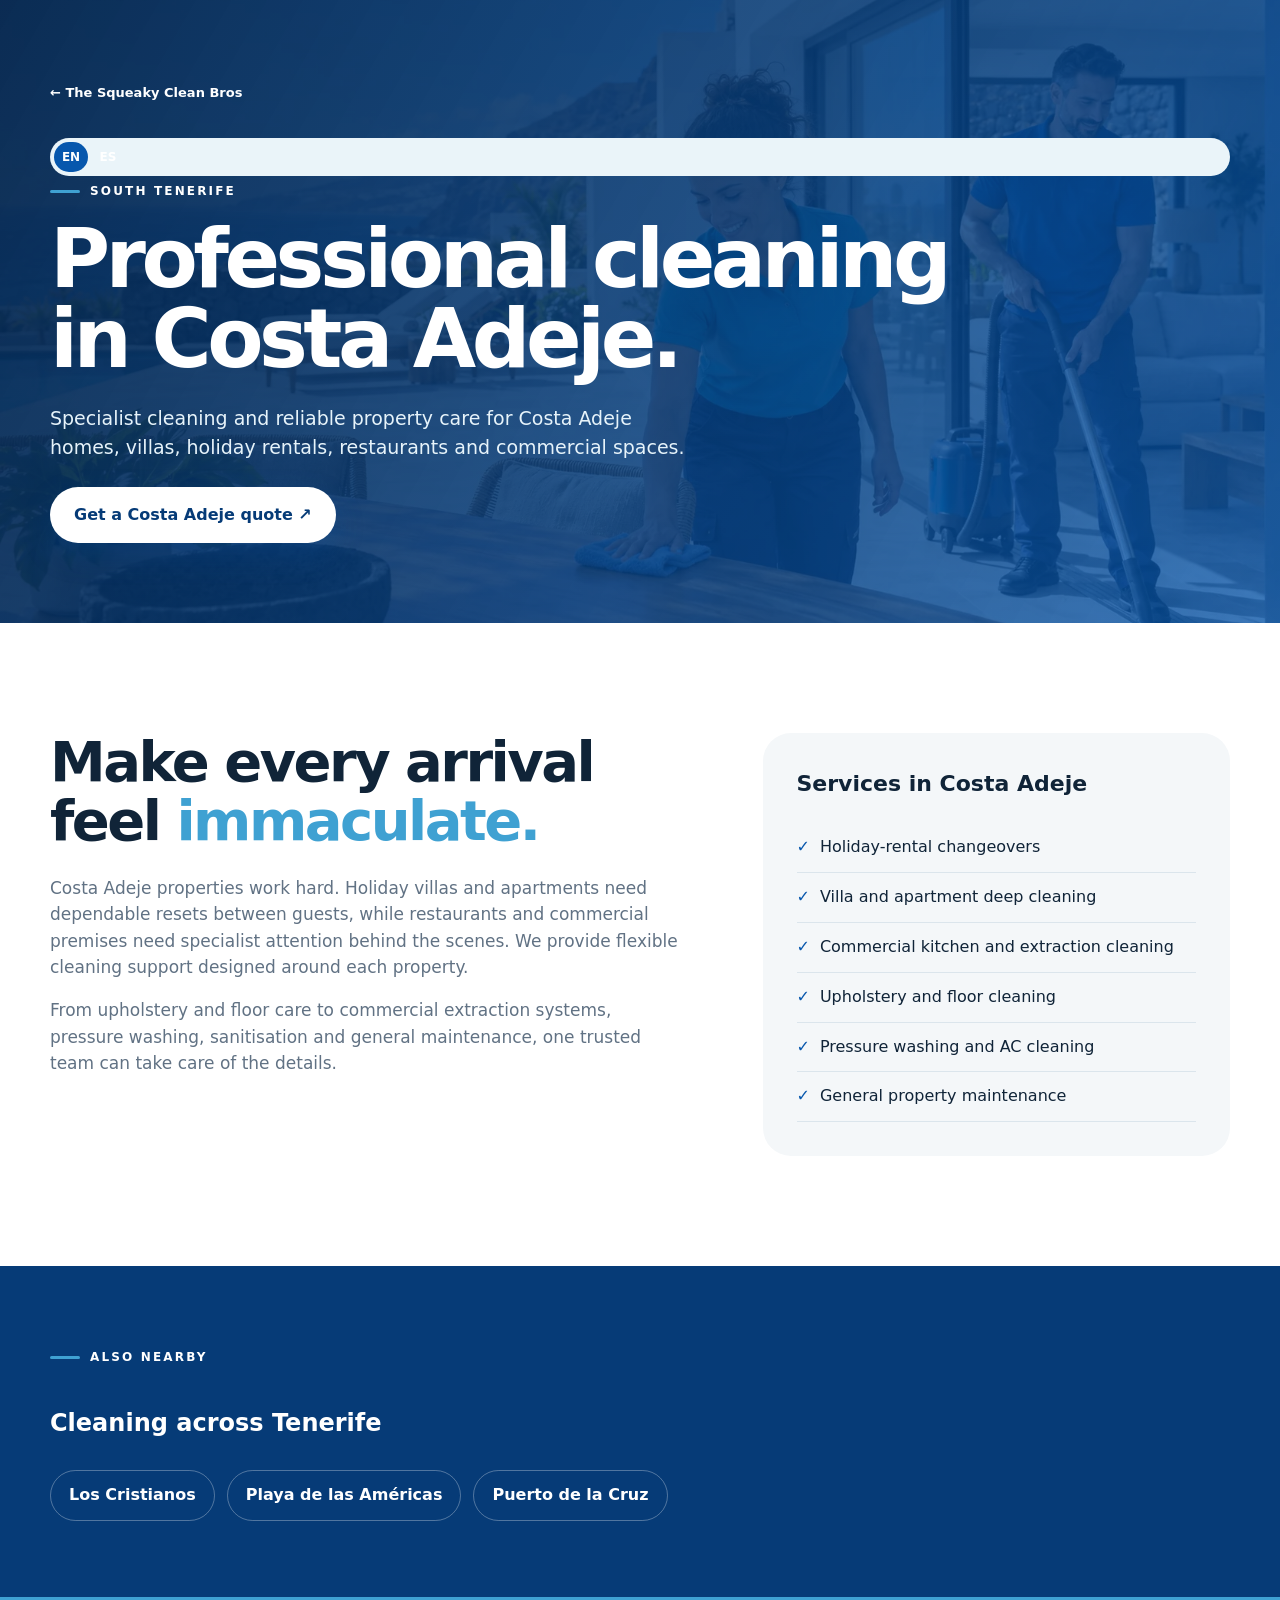
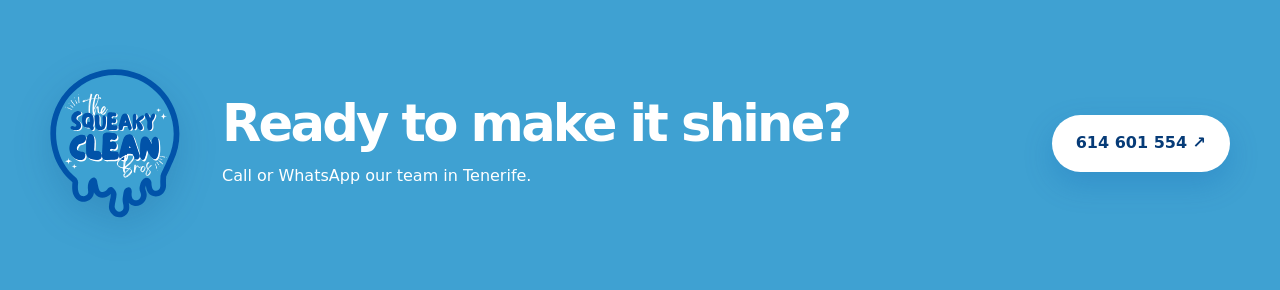
<file: areas/costa-adeje.html>
<!doctype html><html lang="en"><head><meta charset="utf-8"><meta name="viewport" content="width=device-width,initial-scale=1"><title>Professional Cleaning Services Costa Adeje | Squeaky Clean Bros</title><meta name="description" content="Professional home, villa, holiday-rental and commercial cleaning in Costa Adeje, Tenerife. Deep cleans, upholstery, pressure washing, AC cleaning and property care."><meta name="robots" content="index,follow"><link rel="canonical" href="https://thesqueakycleanbros.online/areas/costa-adeje.html"><link rel="alternate" hreflang="en" href="https://thesqueakycleanbros.online/areas/costa-adeje.html"><link rel="alternate" hreflang="es" href="https://thesqueakycleanbros.online/es/areas/costa-adeje.html"><link rel="stylesheet" href="area.css"></head><body><section class="area-hero"><div class="wrap"><a class="back-link" href="../index.html">← The Squeaky Clean Bros</a><div class="language-switch"><span aria-current="page">EN</span><a href="../es/areas/costa-adeje.html" lang="es">ES</a></div><span class="eyebrow light">South Tenerife</span><h1>Professional cleaning in Costa Adeje.</h1><p>Specialist cleaning and reliable property care for Costa Adeje homes, villas, holiday rentals, restaurants and commercial spaces.</p><a class="button button-white" href="https://wa.me/34614601554?text=Hi%2C%20I%27d%20like%20a%20cleaning%20quote%20in%20Costa%20Adeje." target="_blank">Get a Costa Adeje quote ↗</a></div></section><main><section class="section wrap area-content"><div><h2>Make every arrival feel <em>immaculate.</em></h2><p>Costa Adeje properties work hard. Holiday villas and apartments need dependable resets between guests, while restaurants and commercial premises need specialist attention behind the scenes. We provide flexible cleaning support designed around each property.</p><p>From upholstery and floor care to commercial extraction systems, pressure washing, sanitisation and general maintenance, one trusted team can take care of the details.</p></div><aside class="area-panel"><h3>Services in Costa Adeje</h3><ul><li>Holiday-rental changeovers</li><li>Villa and apartment deep cleaning</li><li>Commercial kitchen and extraction cleaning</li><li>Upholstery and floor cleaning</li><li>Pressure washing and AC cleaning</li><li>General property maintenance</li></ul></aside></section></main><section class="nearby"><div class="wrap"><span class="eyebrow light">Also nearby</span><h2>Cleaning across Tenerife</h2><div class="nearby-grid"><a href="los-cristianos.html">Los Cristianos</a><a href="playa-de-las-americas.html">Playa de las Américas</a><a href="puerto-de-la-cruz.html">Puerto de la Cruz</a></div></div></section><section class="final-cta"><div class="wrap final-cta-inner"><img src="../assets/logo.svg" alt="The Squeaky Clean Bros"><div><h2>Ready to make it shine?</h2><p>Call or WhatsApp our team in Tenerife.</p></div><a class="button button-white" href="https://wa.me/34614601554" target="_blank">614 601 554 ↗</a></div></section></body></html>
</file>
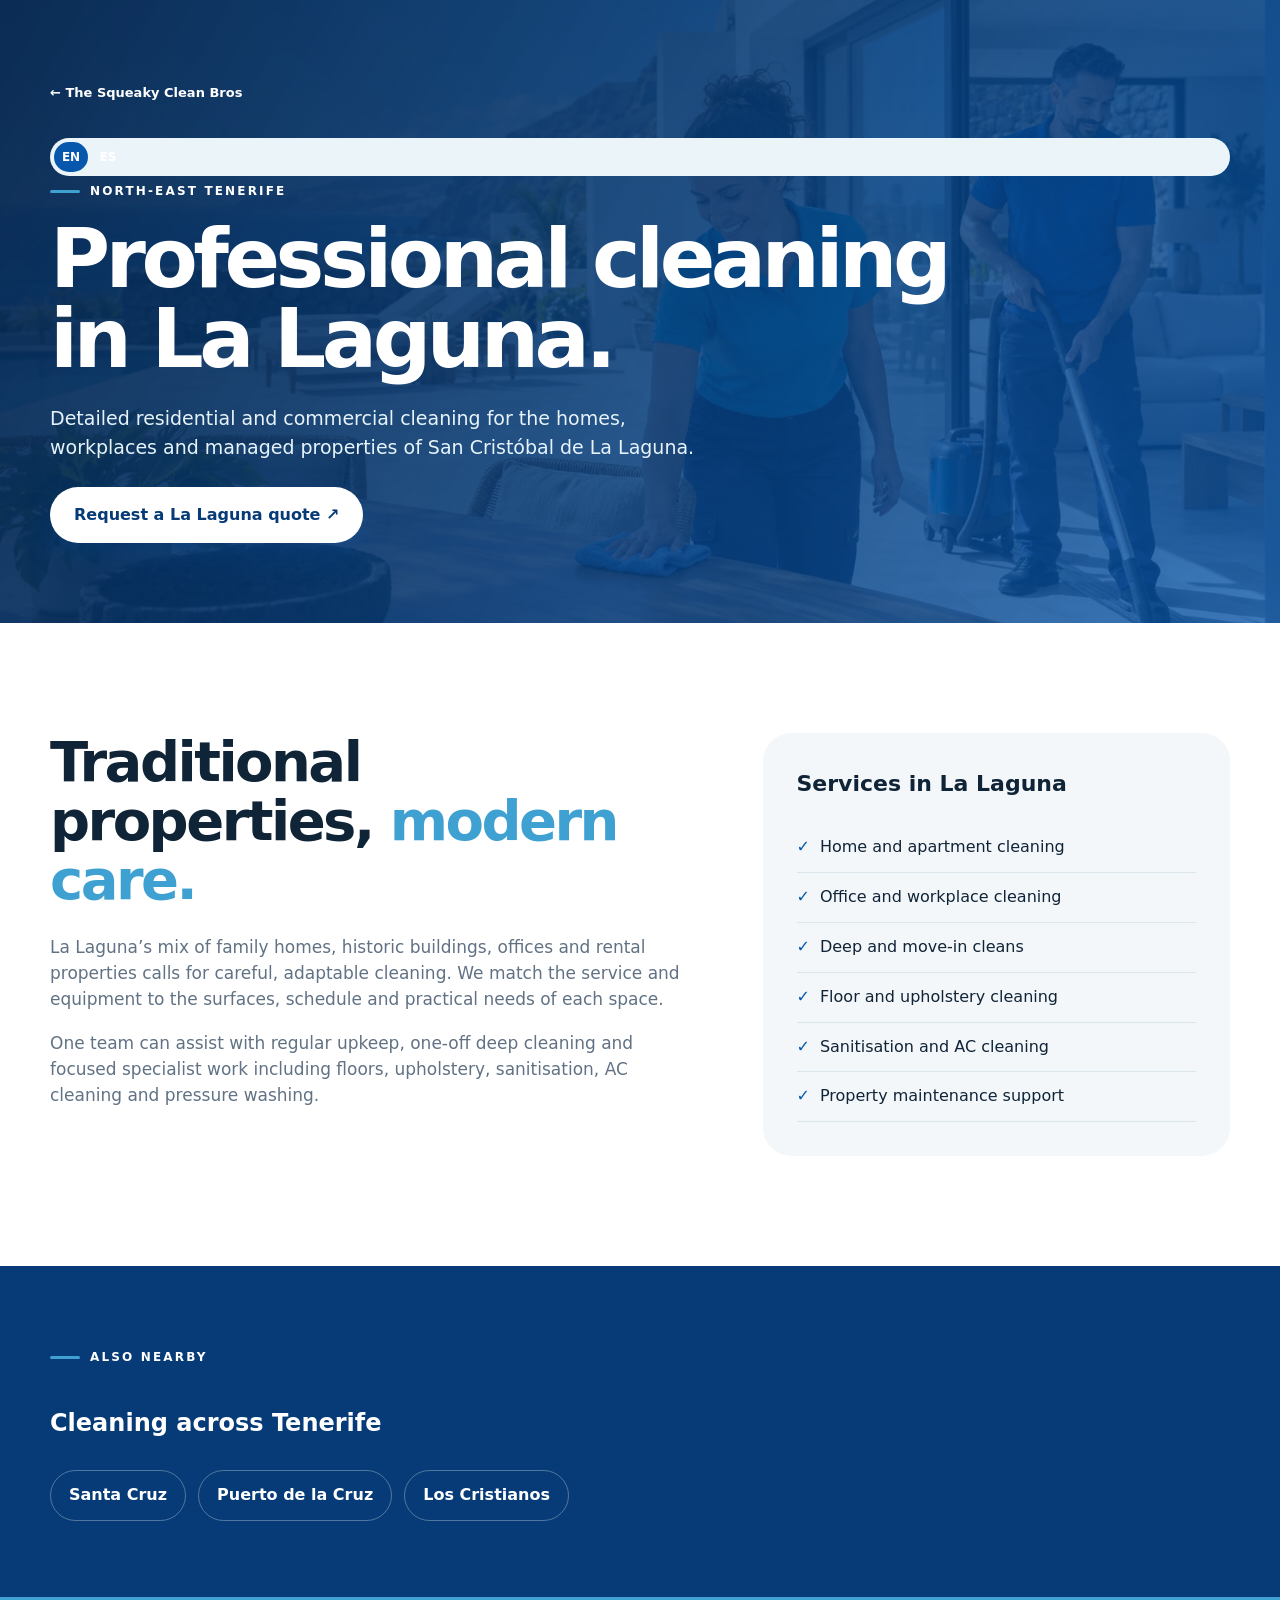
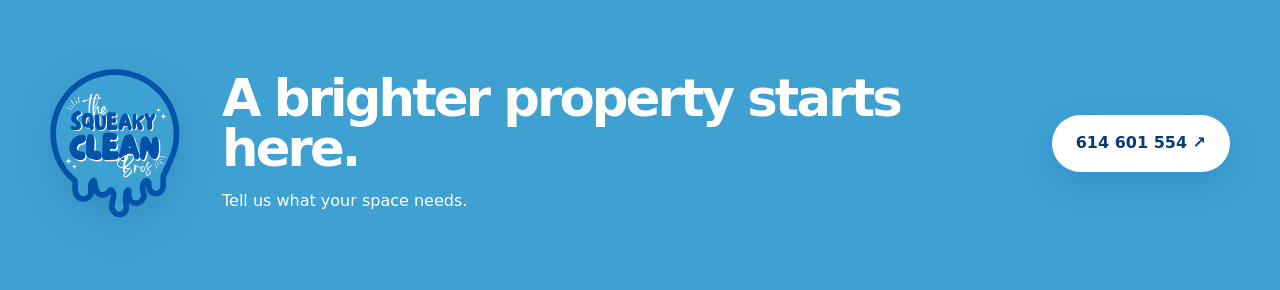
<file: areas/la-laguna.html>
<!doctype html><html lang="en"><head><meta charset="utf-8"><meta name="viewport" content="width=device-width,initial-scale=1"><title>Professional Cleaning La Laguna Tenerife | Squeaky Clean Bros</title><meta name="description" content="Professional cleaning and property services in La Laguna, Tenerife for homes, rentals, offices and commercial spaces."><meta name="robots" content="index,follow"><link rel="canonical" href="https://thesqueakycleanbros.online/areas/la-laguna.html"><link rel="alternate" hreflang="en" href="https://thesqueakycleanbros.online/areas/la-laguna.html"><link rel="alternate" hreflang="es" href="https://thesqueakycleanbros.online/es/areas/la-laguna.html"><link rel="stylesheet" href="area.css"></head><body><section class="area-hero"><div class="wrap"><a class="back-link" href="../index.html">← The Squeaky Clean Bros</a><div class="language-switch"><span aria-current="page">EN</span><a href="../es/areas/la-laguna.html" lang="es">ES</a></div><span class="eyebrow light">North-east Tenerife</span><h1>Professional cleaning in La Laguna.</h1><p>Detailed residential and commercial cleaning for the homes, workplaces and managed properties of San Cristóbal de La Laguna.</p><a class="button button-white" href="https://wa.me/34614601554?text=Hi%2C%20I%27d%20like%20a%20cleaning%20quote%20in%20La%20Laguna." target="_blank">Request a La Laguna quote ↗</a></div></section><main><section class="section wrap area-content"><div><h2>Traditional properties, <em>modern care.</em></h2><p>La Laguna’s mix of family homes, historic buildings, offices and rental properties calls for careful, adaptable cleaning. We match the service and equipment to the surfaces, schedule and practical needs of each space.</p><p>One team can assist with regular upkeep, one-off deep cleaning and focused specialist work including floors, upholstery, sanitisation, AC cleaning and pressure washing.</p></div><aside class="area-panel"><h3>Services in La Laguna</h3><ul><li>Home and apartment cleaning</li><li>Office and workplace cleaning</li><li>Deep and move-in cleans</li><li>Floor and upholstery cleaning</li><li>Sanitisation and AC cleaning</li><li>Property maintenance support</li></ul></aside></section></main><section class="nearby"><div class="wrap"><span class="eyebrow light">Also nearby</span><h2>Cleaning across Tenerife</h2><div class="nearby-grid"><a href="santa-cruz.html">Santa Cruz</a><a href="puerto-de-la-cruz.html">Puerto de la Cruz</a><a href="los-cristianos.html">Los Cristianos</a></div></div></section><section class="final-cta"><div class="wrap final-cta-inner"><img src="../assets/logo.svg" alt="The Squeaky Clean Bros"><div><h2>A brighter property starts here.</h2><p>Tell us what your space needs.</p></div><a class="button button-white" href="https://wa.me/34614601554" target="_blank">614 601 554 ↗</a></div></section></body></html>
</file>
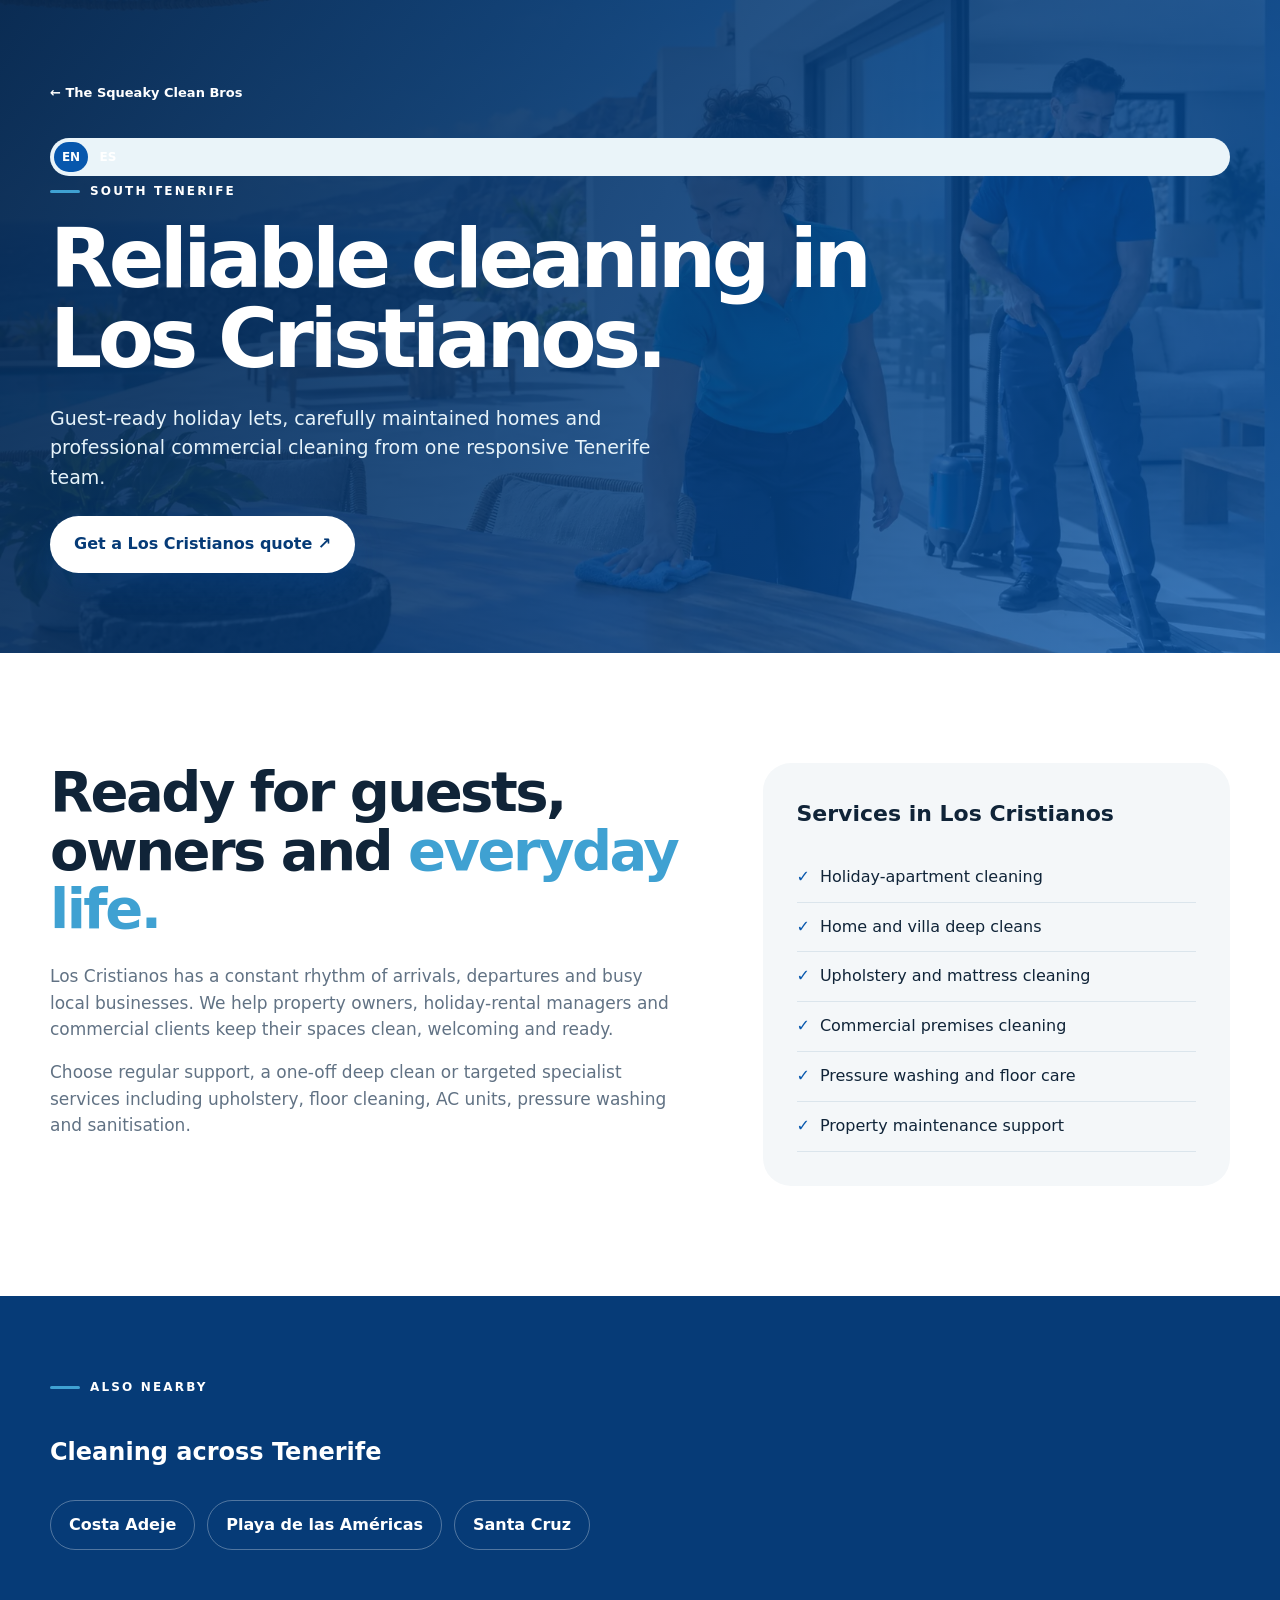
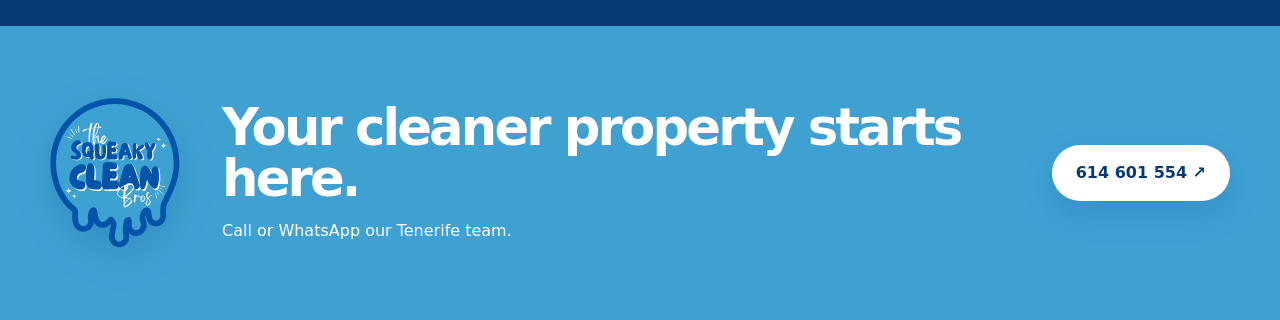
<file: areas/los-cristianos.html>
<!doctype html><html lang="en"><head><meta charset="utf-8"><meta name="viewport" content="width=device-width,initial-scale=1"><title>Cleaning Services Los Cristianos | The Squeaky Clean Bros</title><meta name="description" content="Professional holiday-rental, residential and commercial cleaning in Los Cristianos, Tenerife. Detailed cleans and dependable property maintenance."><meta name="robots" content="index,follow"><link rel="canonical" href="https://thesqueakycleanbros.online/areas/los-cristianos.html"><link rel="alternate" hreflang="en" href="https://thesqueakycleanbros.online/areas/los-cristianos.html"><link rel="alternate" hreflang="es" href="https://thesqueakycleanbros.online/es/areas/los-cristianos.html"><link rel="stylesheet" href="area.css"></head><body><section class="area-hero"><div class="wrap"><a class="back-link" href="../index.html">← The Squeaky Clean Bros</a><div class="language-switch"><span aria-current="page">EN</span><a href="../es/areas/los-cristianos.html" lang="es">ES</a></div><span class="eyebrow light">South Tenerife</span><h1>Reliable cleaning in Los Cristianos.</h1><p>Guest-ready holiday lets, carefully maintained homes and professional commercial cleaning from one responsive Tenerife team.</p><a class="button button-white" href="https://wa.me/34614601554?text=Hi%2C%20I%27d%20like%20a%20cleaning%20quote%20in%20Los%20Cristianos." target="_blank">Get a Los Cristianos quote ↗</a></div></section><main><section class="section wrap area-content"><div><h2>Ready for guests, owners and <em>everyday life.</em></h2><p>Los Cristianos has a constant rhythm of arrivals, departures and busy local businesses. We help property owners, holiday-rental managers and commercial clients keep their spaces clean, welcoming and ready.</p><p>Choose regular support, a one-off deep clean or targeted specialist services including upholstery, floor cleaning, AC units, pressure washing and sanitisation.</p></div><aside class="area-panel"><h3>Services in Los Cristianos</h3><ul><li>Holiday-apartment cleaning</li><li>Home and villa deep cleans</li><li>Upholstery and mattress cleaning</li><li>Commercial premises cleaning</li><li>Pressure washing and floor care</li><li>Property maintenance support</li></ul></aside></section></main><section class="nearby"><div class="wrap"><span class="eyebrow light">Also nearby</span><h2>Cleaning across Tenerife</h2><div class="nearby-grid"><a href="costa-adeje.html">Costa Adeje</a><a href="playa-de-las-americas.html">Playa de las Américas</a><a href="santa-cruz.html">Santa Cruz</a></div></div></section><section class="final-cta"><div class="wrap final-cta-inner"><img src="../assets/logo.svg" alt="The Squeaky Clean Bros"><div><h2>Your cleaner property starts here.</h2><p>Call or WhatsApp our Tenerife team.</p></div><a class="button button-white" href="https://wa.me/34614601554" target="_blank">614 601 554 ↗</a></div></section></body></html>
</file>
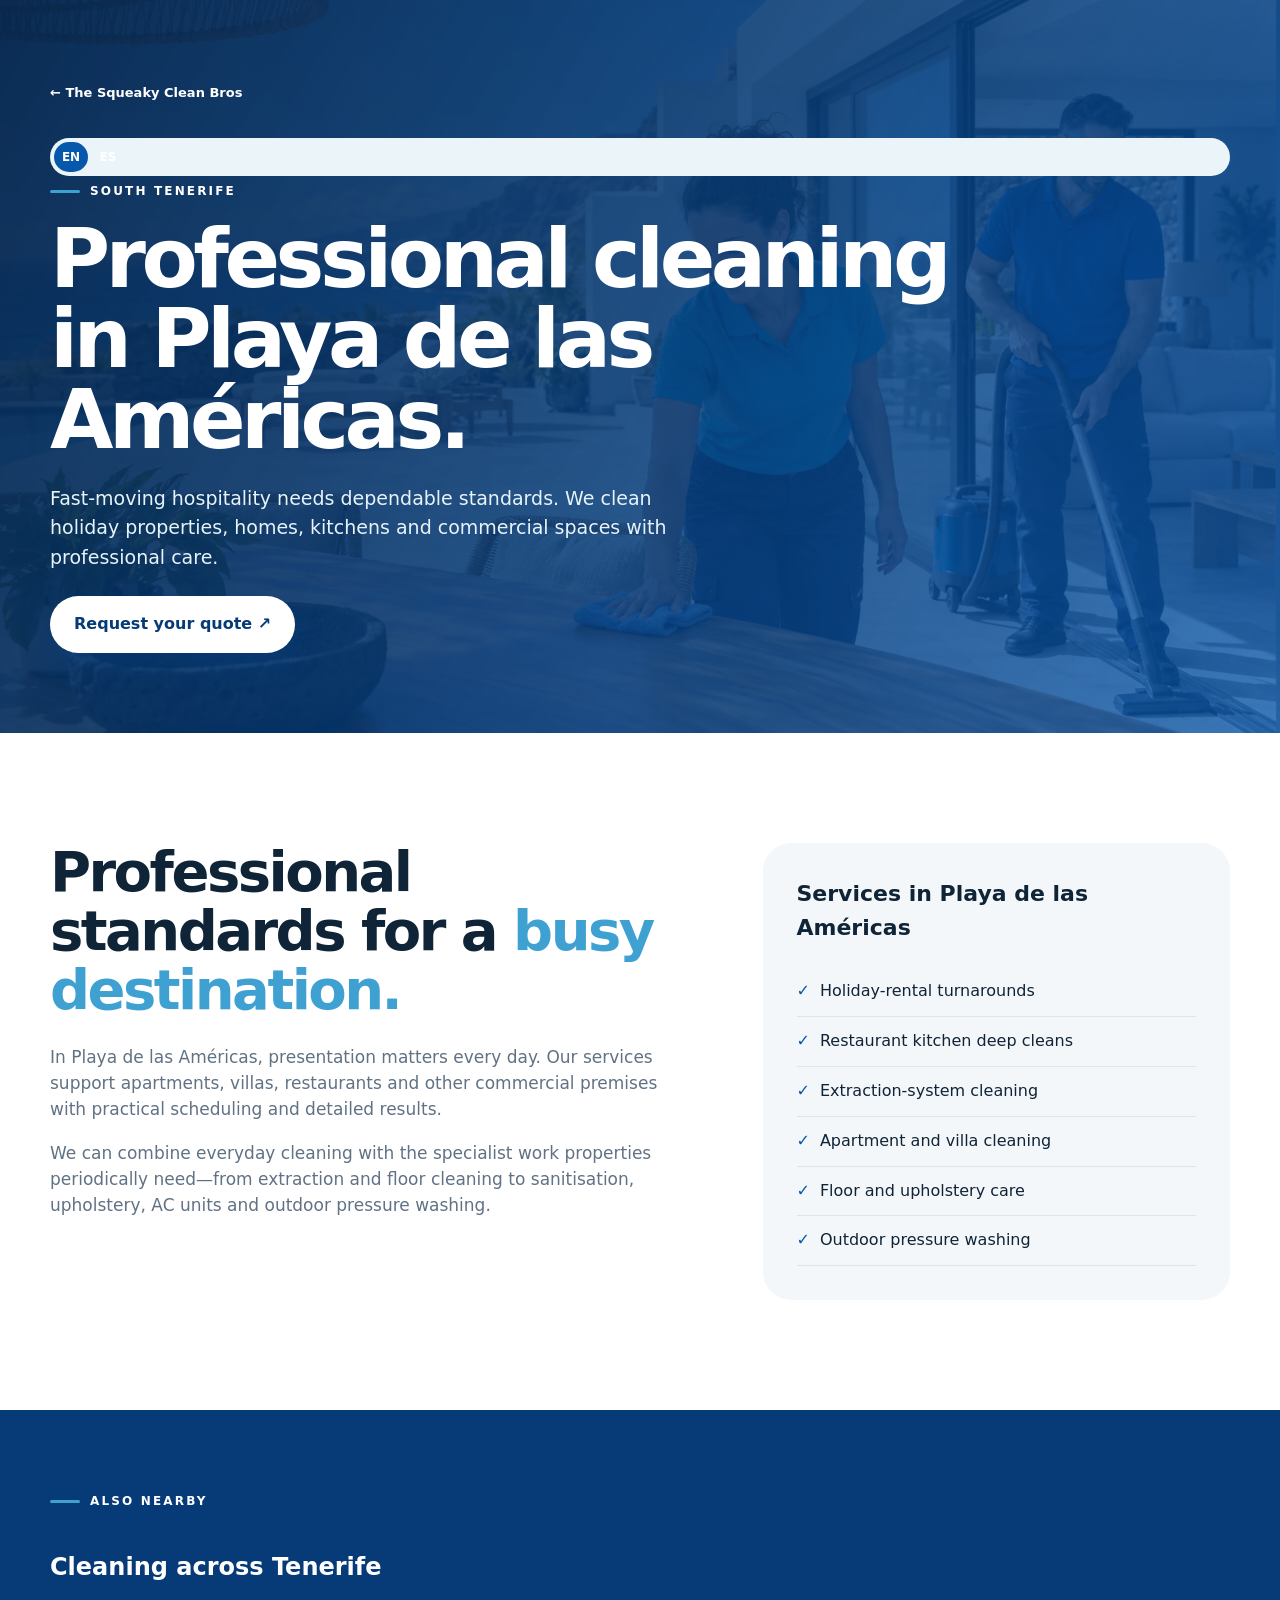
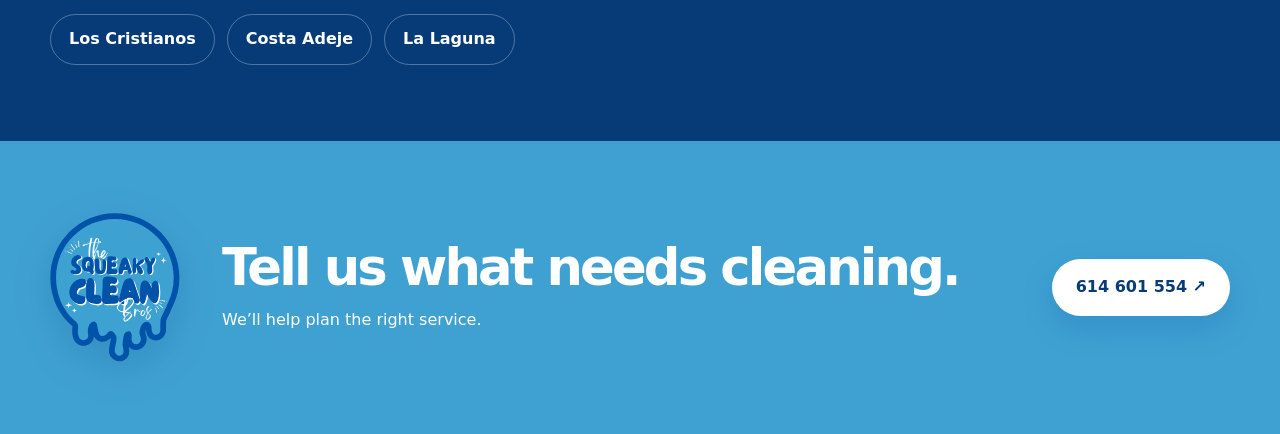
<file: areas/playa-de-las-americas.html>
<!doctype html><html lang="en"><head><meta charset="utf-8"><meta name="viewport" content="width=device-width,initial-scale=1"><title>Cleaning Playa de las Americas Tenerife | Squeaky Clean Bros</title><meta name="description" content="Professional cleaning for holiday rentals, homes, restaurants and businesses in Playa de las Americas, Tenerife."><meta name="robots" content="index,follow"><link rel="canonical" href="https://thesqueakycleanbros.online/areas/playa-de-las-americas.html"><link rel="alternate" hreflang="en" href="https://thesqueakycleanbros.online/areas/playa-de-las-americas.html"><link rel="alternate" hreflang="es" href="https://thesqueakycleanbros.online/es/areas/playa-de-las-americas.html"><link rel="stylesheet" href="area.css"></head><body><section class="area-hero"><div class="wrap"><a class="back-link" href="../index.html">← The Squeaky Clean Bros</a><div class="language-switch"><span aria-current="page">EN</span><a href="../es/areas/playa-de-las-americas.html" lang="es">ES</a></div><span class="eyebrow light">South Tenerife</span><h1>Professional cleaning in Playa de las Américas.</h1><p>Fast-moving hospitality needs dependable standards. We clean holiday properties, homes, kitchens and commercial spaces with professional care.</p><a class="button button-white" href="https://wa.me/34614601554?text=Hi%2C%20I%27d%20like%20a%20cleaning%20quote%20in%20Playa%20de%20las%20Americas." target="_blank">Request your quote ↗</a></div></section><main><section class="section wrap area-content"><div><h2>Professional standards for a <em>busy destination.</em></h2><p>In Playa de las Américas, presentation matters every day. Our services support apartments, villas, restaurants and other commercial premises with practical scheduling and detailed results.</p><p>We can combine everyday cleaning with the specialist work properties periodically need—from extraction and floor cleaning to sanitisation, upholstery, AC units and outdoor pressure washing.</p></div><aside class="area-panel"><h3>Services in Playa de las Américas</h3><ul><li>Holiday-rental turnarounds</li><li>Restaurant kitchen deep cleans</li><li>Extraction-system cleaning</li><li>Apartment and villa cleaning</li><li>Floor and upholstery care</li><li>Outdoor pressure washing</li></ul></aside></section></main><section class="nearby"><div class="wrap"><span class="eyebrow light">Also nearby</span><h2>Cleaning across Tenerife</h2><div class="nearby-grid"><a href="los-cristianos.html">Los Cristianos</a><a href="costa-adeje.html">Costa Adeje</a><a href="la-laguna.html">La Laguna</a></div></div></section><section class="final-cta"><div class="wrap final-cta-inner"><img src="../assets/logo.svg" alt="The Squeaky Clean Bros"><div><h2>Tell us what needs cleaning.</h2><p>We’ll help plan the right service.</p></div><a class="button button-white" href="https://wa.me/34614601554" target="_blank">614 601 554 ↗</a></div></section></body></html>
</file>
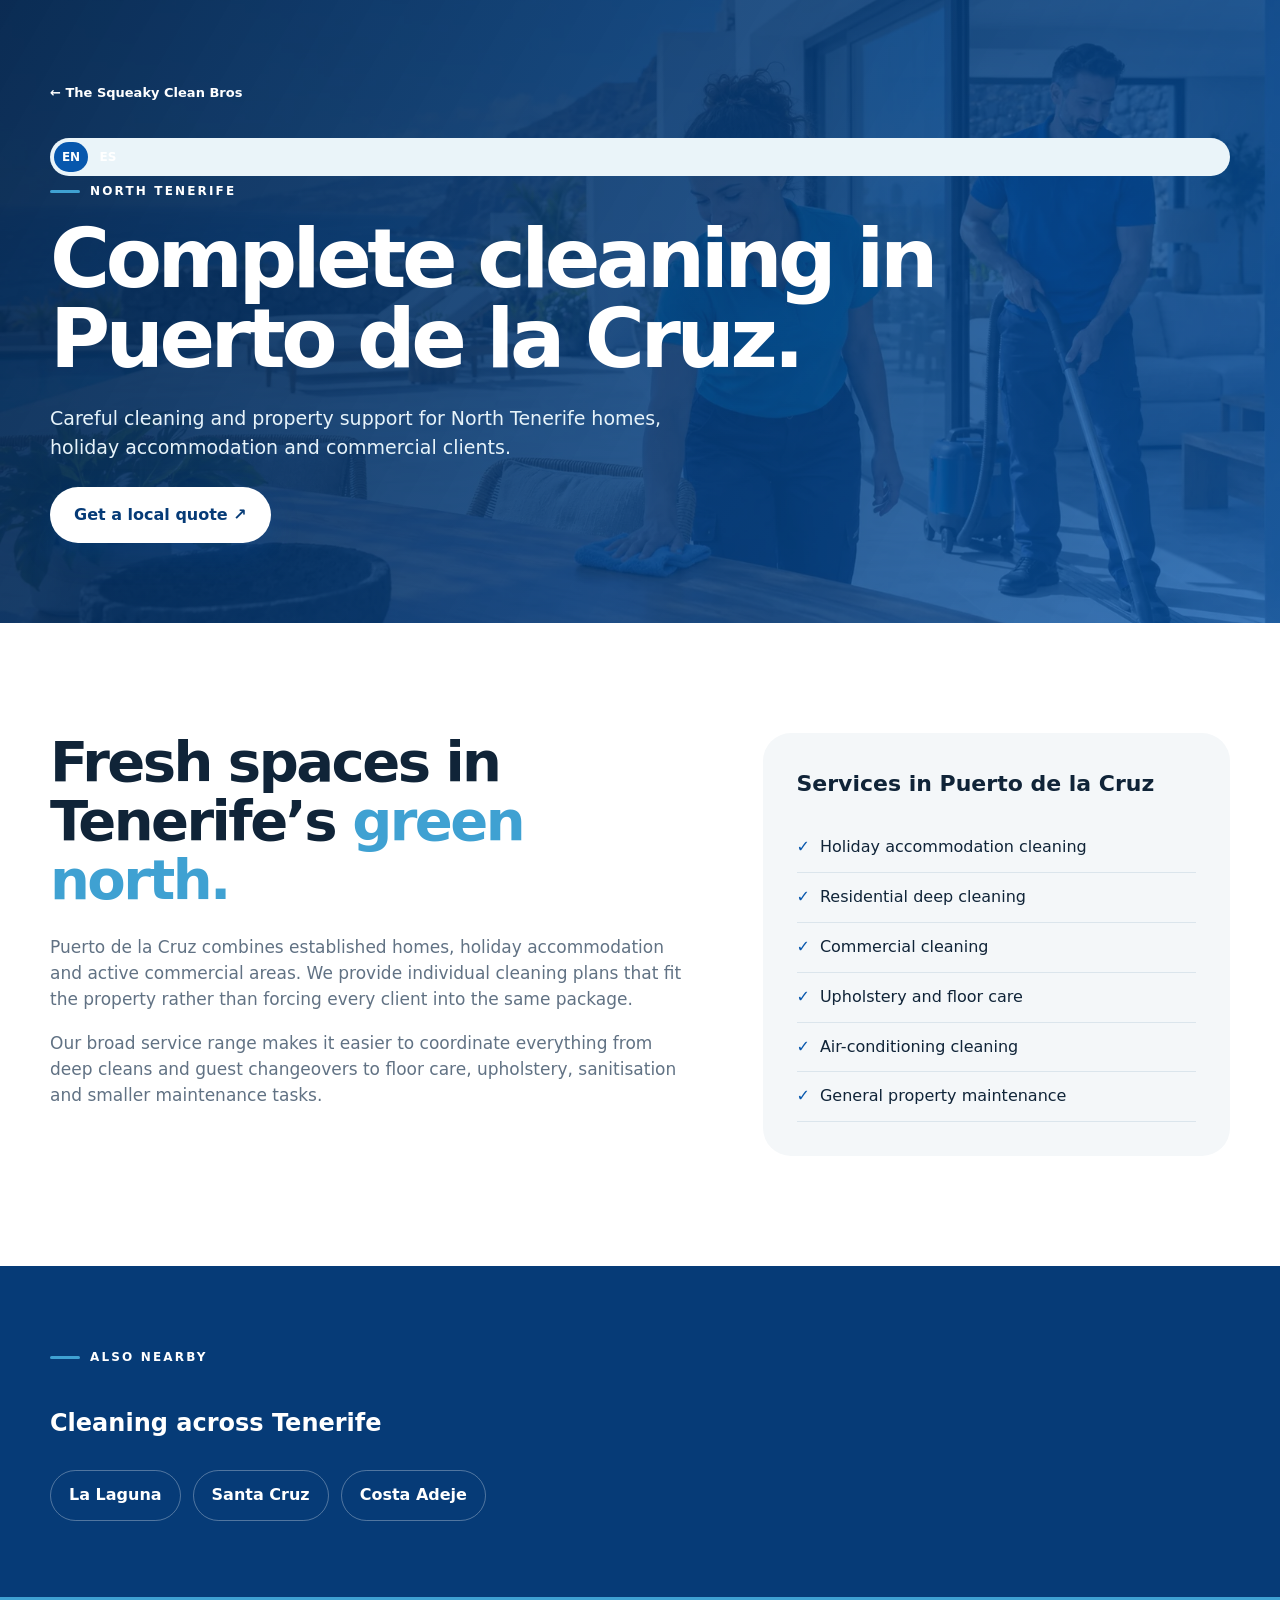
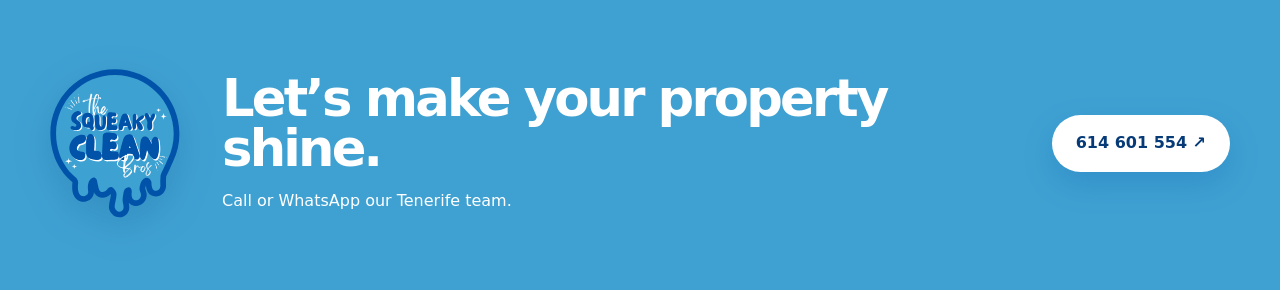
<file: areas/puerto-de-la-cruz.html>
<!doctype html><html lang="en"><head><meta charset="utf-8"><meta name="viewport" content="width=device-width,initial-scale=1"><title>Cleaning Services Puerto de la Cruz | Squeaky Clean Bros</title><meta name="description" content="Residential, holiday-rental and commercial cleaning in Puerto de la Cruz, North Tenerife. Deep cleaning and complete property care."><meta name="robots" content="index,follow"><link rel="canonical" href="https://thesqueakycleanbros.online/areas/puerto-de-la-cruz.html"><link rel="alternate" hreflang="en" href="https://thesqueakycleanbros.online/areas/puerto-de-la-cruz.html"><link rel="alternate" hreflang="es" href="https://thesqueakycleanbros.online/es/areas/puerto-de-la-cruz.html"><link rel="stylesheet" href="area.css"></head><body><section class="area-hero"><div class="wrap"><a class="back-link" href="../index.html">← The Squeaky Clean Bros</a><div class="language-switch"><span aria-current="page">EN</span><a href="../es/areas/puerto-de-la-cruz.html" lang="es">ES</a></div><span class="eyebrow light">North Tenerife</span><h1>Complete cleaning in Puerto de la Cruz.</h1><p>Careful cleaning and property support for North Tenerife homes, holiday accommodation and commercial clients.</p><a class="button button-white" href="https://wa.me/34614601554?text=Hi%2C%20I%27d%20like%20a%20cleaning%20quote%20in%20Puerto%20de%20la%20Cruz." target="_blank">Get a local quote ↗</a></div></section><main><section class="section wrap area-content"><div><h2>Fresh spaces in Tenerife’s <em>green north.</em></h2><p>Puerto de la Cruz combines established homes, holiday accommodation and active commercial areas. We provide individual cleaning plans that fit the property rather than forcing every client into the same package.</p><p>Our broad service range makes it easier to coordinate everything from deep cleans and guest changeovers to floor care, upholstery, sanitisation and smaller maintenance tasks.</p></div><aside class="area-panel"><h3>Services in Puerto de la Cruz</h3><ul><li>Holiday accommodation cleaning</li><li>Residential deep cleaning</li><li>Commercial cleaning</li><li>Upholstery and floor care</li><li>Air-conditioning cleaning</li><li>General property maintenance</li></ul></aside></section></main><section class="nearby"><div class="wrap"><span class="eyebrow light">Also nearby</span><h2>Cleaning across Tenerife</h2><div class="nearby-grid"><a href="la-laguna.html">La Laguna</a><a href="santa-cruz.html">Santa Cruz</a><a href="costa-adeje.html">Costa Adeje</a></div></div></section><section class="final-cta"><div class="wrap final-cta-inner"><img src="../assets/logo.svg" alt="The Squeaky Clean Bros"><div><h2>Let’s make your property shine.</h2><p>Call or WhatsApp our Tenerife team.</p></div><a class="button button-white" href="https://wa.me/34614601554" target="_blank">614 601 554 ↗</a></div></section></body></html>
</file>
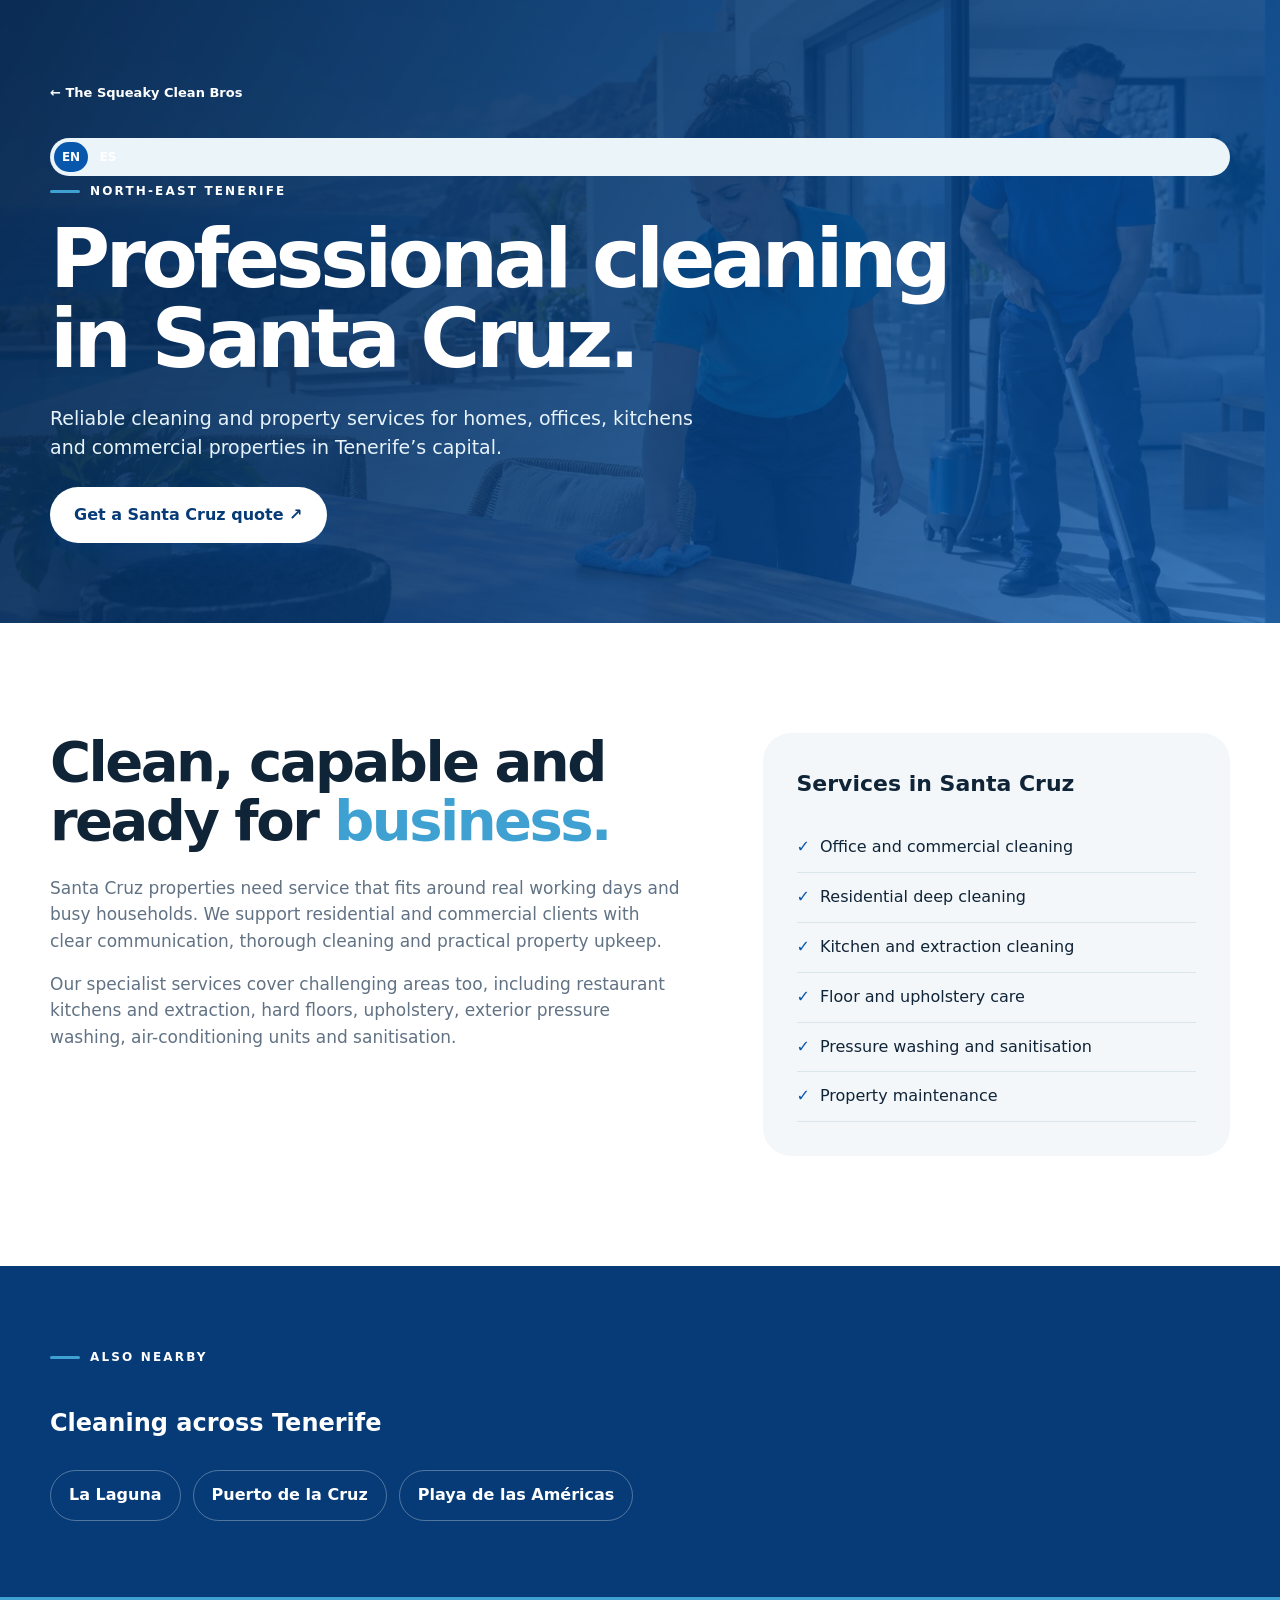
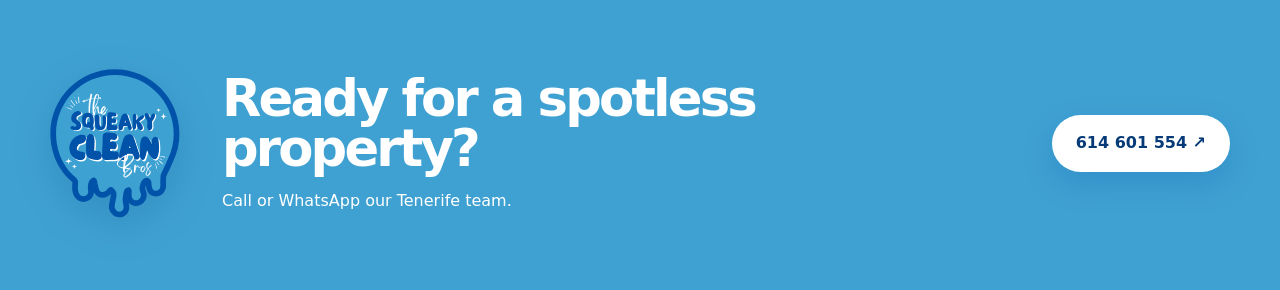
<file: areas/santa-cruz.html>
<!doctype html><html lang="en"><head><meta charset="utf-8"><meta name="viewport" content="width=device-width,initial-scale=1"><title>Professional Cleaning Santa Cruz Tenerife | Squeaky Clean Bros</title><meta name="description" content="Residential, office and commercial cleaning services in Santa Cruz de Tenerife, including deep cleaning, floor care, sanitisation and maintenance."><meta name="robots" content="index,follow"><link rel="canonical" href="https://thesqueakycleanbros.online/areas/santa-cruz.html"><link rel="alternate" hreflang="en" href="https://thesqueakycleanbros.online/areas/santa-cruz.html"><link rel="alternate" hreflang="es" href="https://thesqueakycleanbros.online/es/areas/santa-cruz.html"><link rel="stylesheet" href="area.css"></head><body><section class="area-hero"><div class="wrap"><a class="back-link" href="../index.html">← The Squeaky Clean Bros</a><div class="language-switch"><span aria-current="page">EN</span><a href="../es/areas/santa-cruz.html" lang="es">ES</a></div><span class="eyebrow light">North-east Tenerife</span><h1>Professional cleaning in Santa Cruz.</h1><p>Reliable cleaning and property services for homes, offices, kitchens and commercial properties in Tenerife’s capital.</p><a class="button button-white" href="https://wa.me/34614601554?text=Hi%2C%20I%27d%20like%20a%20cleaning%20quote%20in%20Santa%20Cruz." target="_blank">Get a Santa Cruz quote ↗</a></div></section><main><section class="section wrap area-content"><div><h2>Clean, capable and ready for <em>business.</em></h2><p>Santa Cruz properties need service that fits around real working days and busy households. We support residential and commercial clients with clear communication, thorough cleaning and practical property upkeep.</p><p>Our specialist services cover challenging areas too, including restaurant kitchens and extraction, hard floors, upholstery, exterior pressure washing, air-conditioning units and sanitisation.</p></div><aside class="area-panel"><h3>Services in Santa Cruz</h3><ul><li>Office and commercial cleaning</li><li>Residential deep cleaning</li><li>Kitchen and extraction cleaning</li><li>Floor and upholstery care</li><li>Pressure washing and sanitisation</li><li>Property maintenance</li></ul></aside></section></main><section class="nearby"><div class="wrap"><span class="eyebrow light">Also nearby</span><h2>Cleaning across Tenerife</h2><div class="nearby-grid"><a href="la-laguna.html">La Laguna</a><a href="puerto-de-la-cruz.html">Puerto de la Cruz</a><a href="playa-de-las-americas.html">Playa de las Américas</a></div></div></section><section class="final-cta"><div class="wrap final-cta-inner"><img src="../assets/logo.svg" alt="The Squeaky Clean Bros"><div><h2>Ready for a spotless property?</h2><p>Call or WhatsApp our Tenerife team.</p></div><a class="button button-white" href="https://wa.me/34614601554" target="_blank">614 601 554 ↗</a></div></section></body></html>
</file>
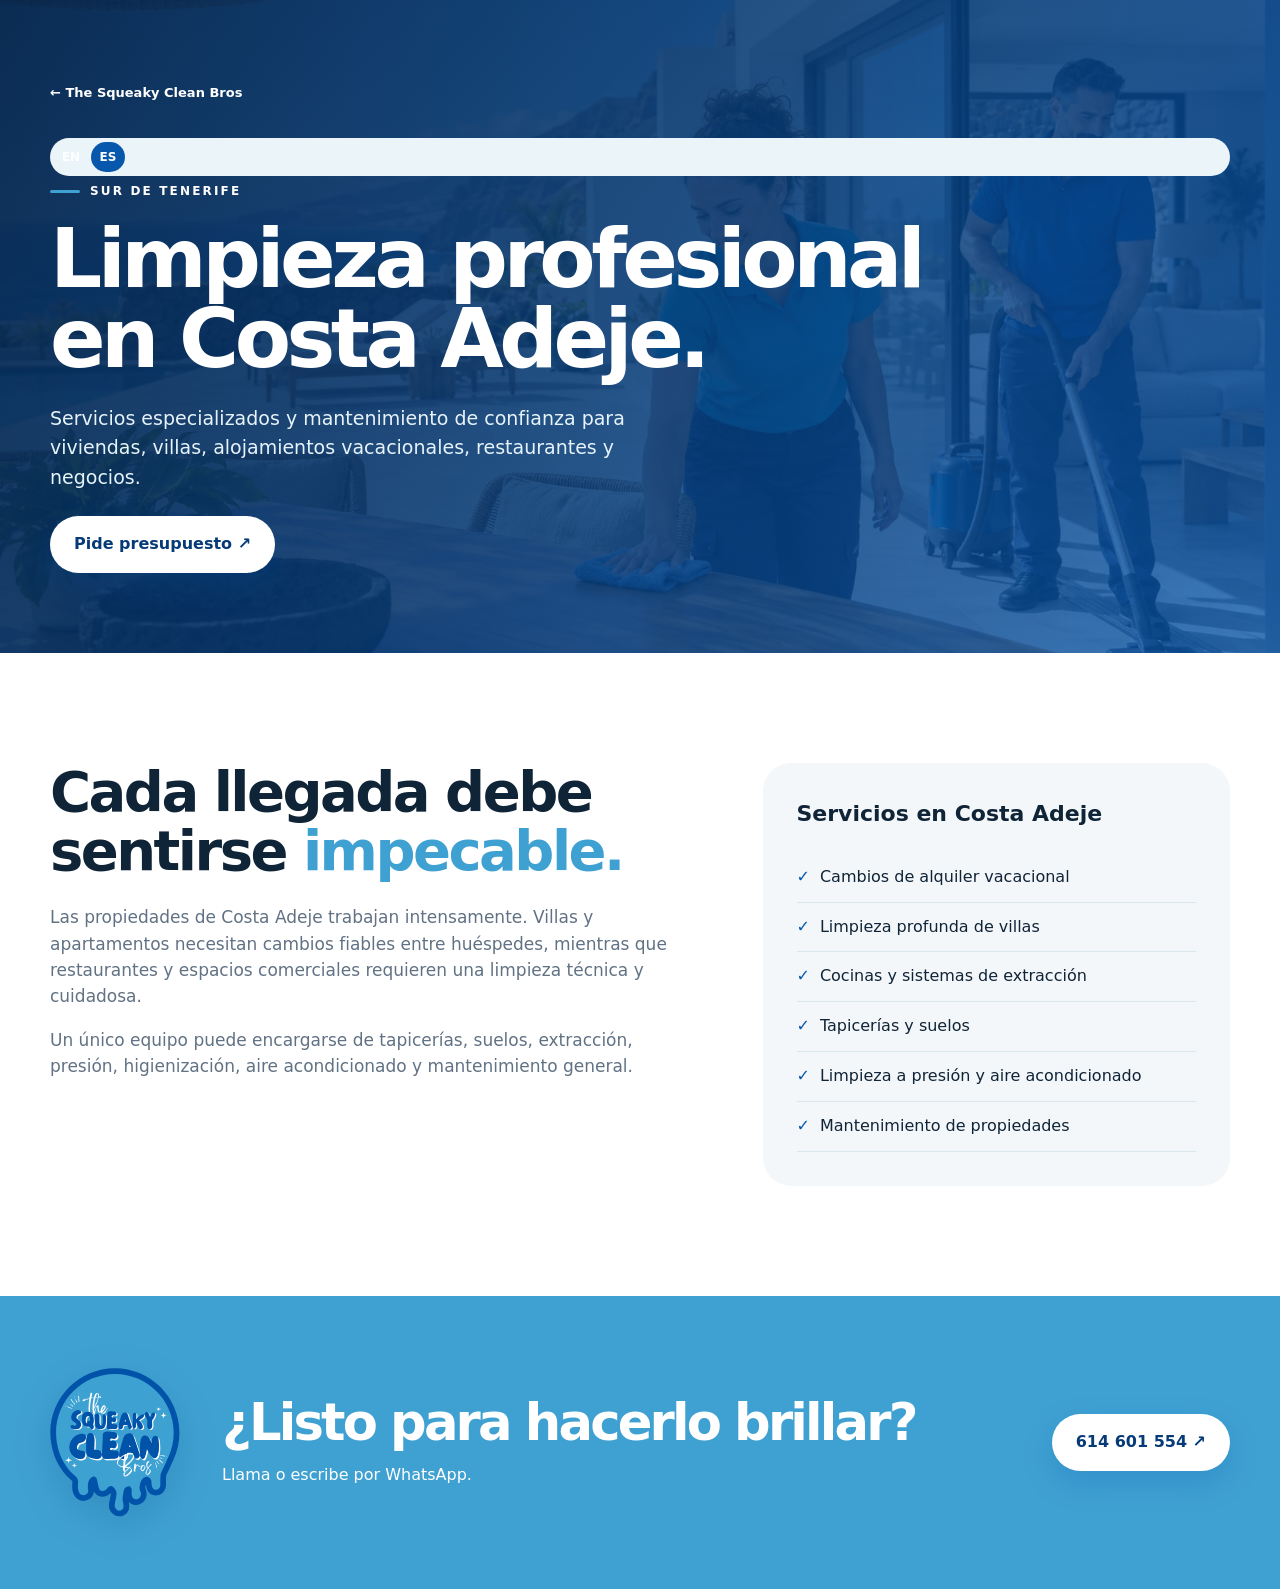
<file: es/areas/costa-adeje.html>
<!doctype html><html lang="es"><head><meta charset="utf-8"><meta name="viewport" content="width=device-width,initial-scale=1"><title>Empresa de limpieza en Costa Adeje | Squeaky Clean Bros</title><meta name="description" content="Limpieza profesional de viviendas, villas, alquileres vacacionales y negocios en Costa Adeje, Tenerife."><meta name="robots" content="index,follow"><link rel="canonical" href="https://thesqueakycleanbros.online/es/areas/costa-adeje.html"><link rel="alternate" hreflang="en" href="https://thesqueakycleanbros.online/areas/costa-adeje.html"><link rel="alternate" hreflang="es" href="https://thesqueakycleanbros.online/es/areas/costa-adeje.html"><link rel="stylesheet" href="../../areas/area.css"></head><body><section class="area-hero"><div class="wrap"><a class="back-link" href="../index.html">← The Squeaky Clean Bros</a><div class="language-switch"><a href="../../areas/costa-adeje.html">EN</a><span aria-current="page">ES</span></div><span class="eyebrow light">Sur de Tenerife</span><h1>Limpieza profesional en Costa Adeje.</h1><p>Servicios especializados y mantenimiento de confianza para viviendas, villas, alojamientos vacacionales, restaurantes y negocios.</p><a class="button button-white" href="https://wa.me/34614601554?text=Hola%2C%20necesito%20un%20presupuesto%20en%20Costa%20Adeje." target="_blank">Pide presupuesto ↗</a></div></section><main><section class="section wrap area-content"><div><h2>Cada llegada debe sentirse <em>impecable.</em></h2><p>Las propiedades de Costa Adeje trabajan intensamente. Villas y apartamentos necesitan cambios fiables entre huéspedes, mientras que restaurantes y espacios comerciales requieren una limpieza técnica y cuidadosa.</p><p>Un único equipo puede encargarse de tapicerías, suelos, extracción, presión, higienización, aire acondicionado y mantenimiento general.</p></div><aside class="area-panel"><h3>Servicios en Costa Adeje</h3><ul><li>Cambios de alquiler vacacional</li><li>Limpieza profunda de villas</li><li>Cocinas y sistemas de extracción</li><li>Tapicerías y suelos</li><li>Limpieza a presión y aire acondicionado</li><li>Mantenimiento de propiedades</li></ul></aside></section></main><section class="final-cta"><div class="wrap final-cta-inner"><img src="../../assets/logo.svg" alt="The Squeaky Clean Bros"><div><h2>¿Listo para hacerlo brillar?</h2><p>Llama o escribe por WhatsApp.</p></div><a class="button button-white" href="https://wa.me/34614601554" target="_blank">614 601 554 ↗</a></div></section></body></html>
</file>
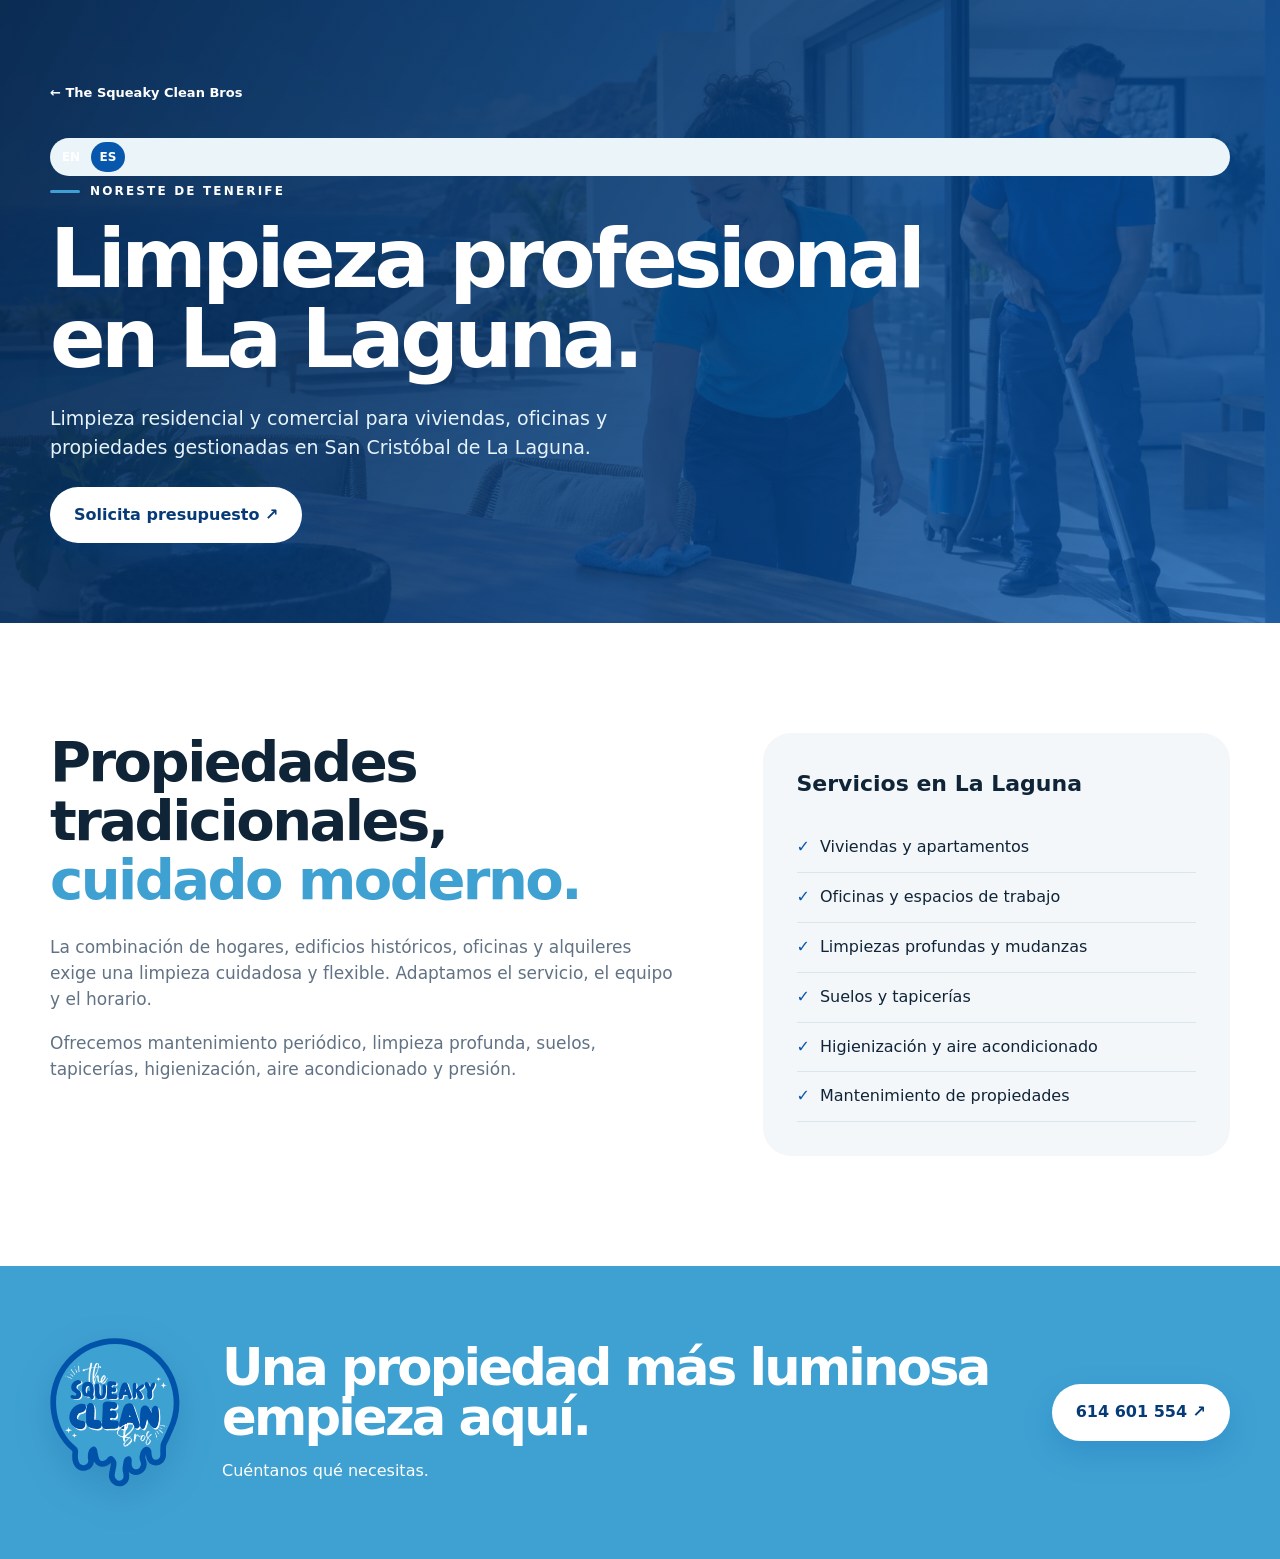
<file: es/areas/la-laguna.html>
<!doctype html><html lang="es"><head><meta charset="utf-8"><meta name="viewport" content="width=device-width,initial-scale=1"><title>Empresa de limpieza La Laguna Tenerife | Squeaky Clean Bros</title><meta name="description" content="Limpieza profesional y mantenimiento en La Laguna para viviendas, alquileres, oficinas y negocios."><meta name="robots" content="index,follow"><link rel="canonical" href="https://thesqueakycleanbros.online/es/areas/la-laguna.html"><link rel="alternate" hreflang="en" href="https://thesqueakycleanbros.online/areas/la-laguna.html"><link rel="alternate" hreflang="es" href="https://thesqueakycleanbros.online/es/areas/la-laguna.html"><link rel="stylesheet" href="../../areas/area.css"></head><body><section class="area-hero"><div class="wrap"><a class="back-link" href="../index.html">← The Squeaky Clean Bros</a><div class="language-switch"><a href="../../areas/la-laguna.html">EN</a><span aria-current="page">ES</span></div><span class="eyebrow light">Noreste de Tenerife</span><h1>Limpieza profesional en La Laguna.</h1><p>Limpieza residencial y comercial para viviendas, oficinas y propiedades gestionadas en San Cristóbal de La Laguna.</p><a class="button button-white" href="https://wa.me/34614601554?text=Hola%2C%20necesito%20un%20presupuesto%20en%20La%20Laguna." target="_blank">Solicita presupuesto ↗</a></div></section><main><section class="section wrap area-content"><div><h2>Propiedades tradicionales, <em>cuidado moderno.</em></h2><p>La combinación de hogares, edificios históricos, oficinas y alquileres exige una limpieza cuidadosa y flexible. Adaptamos el servicio, el equipo y el horario.</p><p>Ofrecemos mantenimiento periódico, limpieza profunda, suelos, tapicerías, higienización, aire acondicionado y presión.</p></div><aside class="area-panel"><h3>Servicios en La Laguna</h3><ul><li>Viviendas y apartamentos</li><li>Oficinas y espacios de trabajo</li><li>Limpiezas profundas y mudanzas</li><li>Suelos y tapicerías</li><li>Higienización y aire acondicionado</li><li>Mantenimiento de propiedades</li></ul></aside></section></main><section class="final-cta"><div class="wrap final-cta-inner"><img src="../../assets/logo.svg" alt="The Squeaky Clean Bros"><div><h2>Una propiedad más luminosa empieza aquí.</h2><p>Cuéntanos qué necesitas.</p></div><a class="button button-white" href="https://wa.me/34614601554" target="_blank">614 601 554 ↗</a></div></section></body></html>
</file>
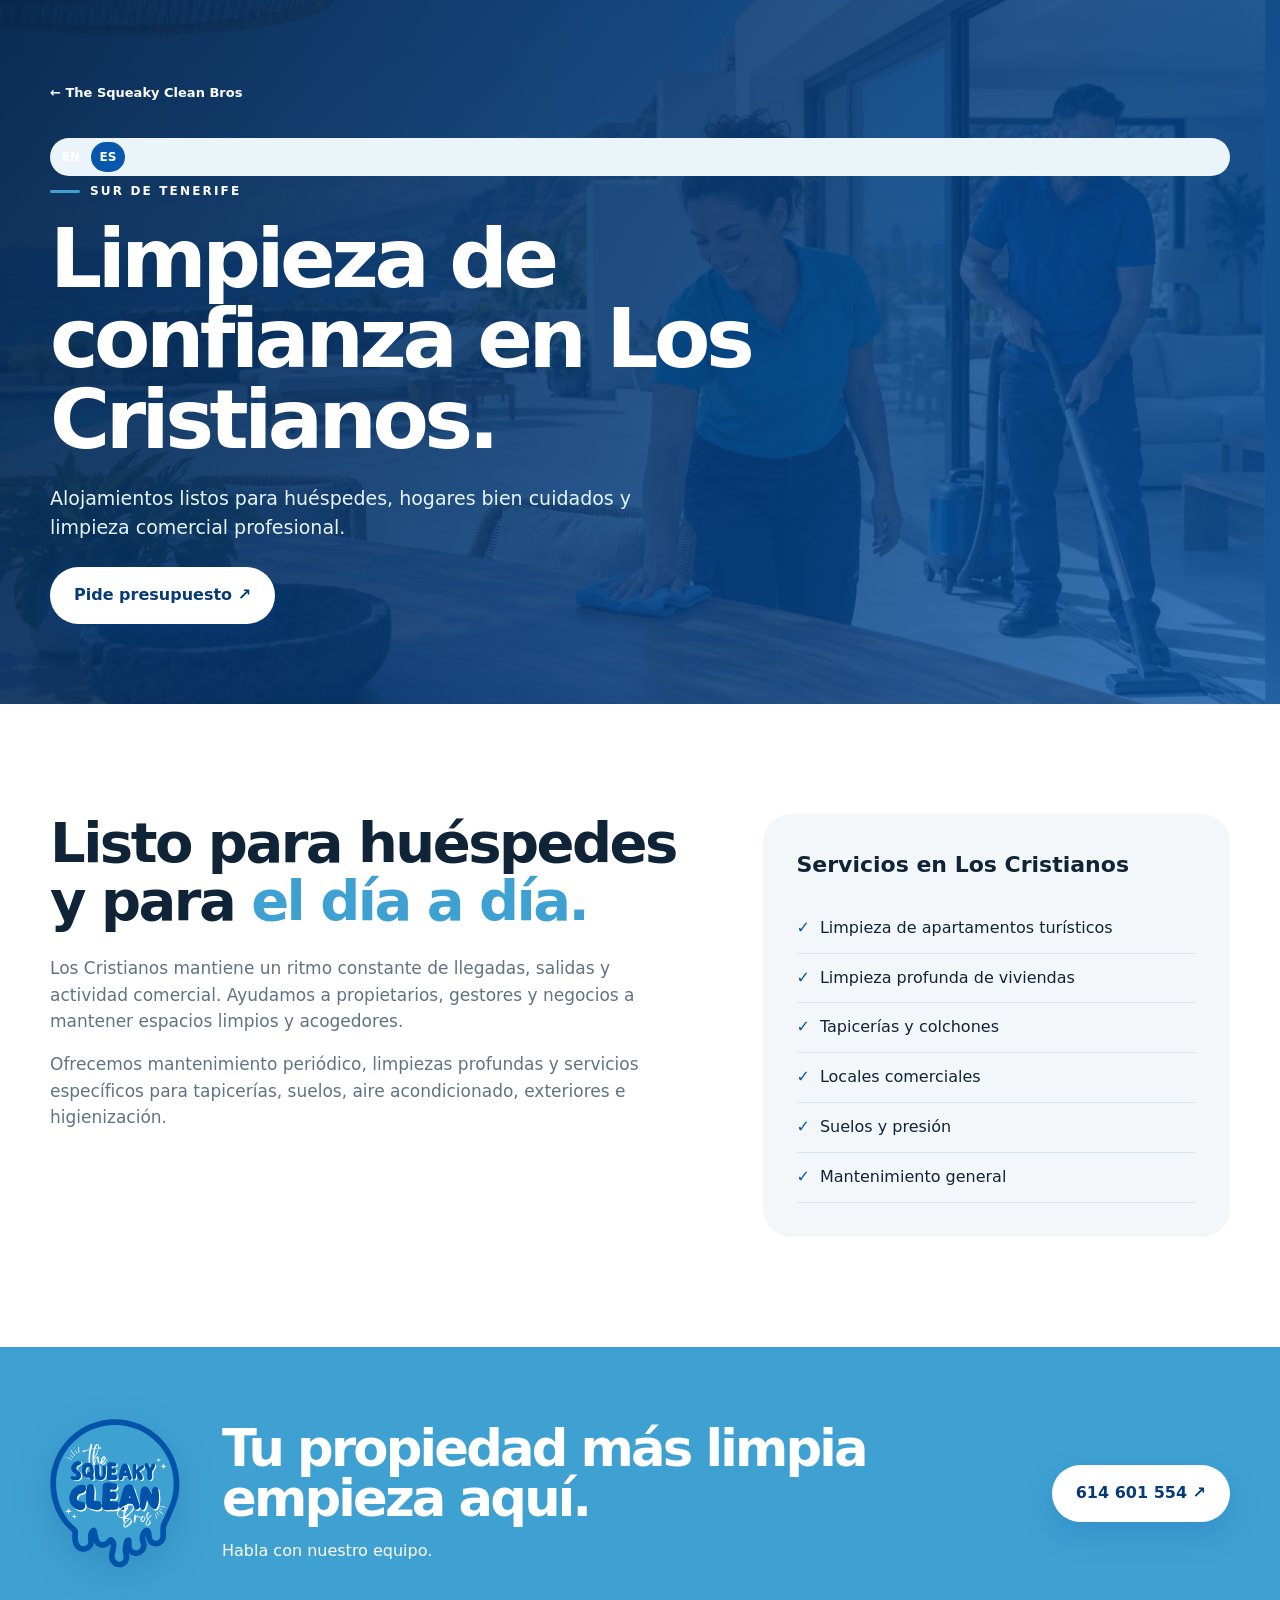
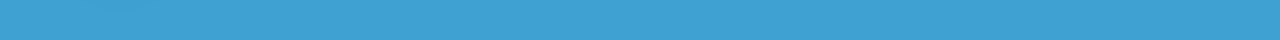
<file: es/areas/los-cristianos.html>
<!doctype html><html lang="es"><head><meta charset="utf-8"><meta name="viewport" content="width=device-width,initial-scale=1"><title>Limpieza en Los Cristianos Tenerife | Squeaky Clean Bros</title><meta name="description" content="Limpieza profesional para alquileres vacacionales, viviendas y negocios en Los Cristianos, Tenerife."><meta name="robots" content="index,follow"><link rel="canonical" href="https://thesqueakycleanbros.online/es/areas/los-cristianos.html"><link rel="alternate" hreflang="en" href="https://thesqueakycleanbros.online/areas/los-cristianos.html"><link rel="alternate" hreflang="es" href="https://thesqueakycleanbros.online/es/areas/los-cristianos.html"><link rel="stylesheet" href="../../areas/area.css"></head><body><section class="area-hero"><div class="wrap"><a class="back-link" href="../index.html">← The Squeaky Clean Bros</a><div class="language-switch"><a href="../../areas/los-cristianos.html">EN</a><span aria-current="page">ES</span></div><span class="eyebrow light">Sur de Tenerife</span><h1>Limpieza de confianza en Los Cristianos.</h1><p>Alojamientos listos para huéspedes, hogares bien cuidados y limpieza comercial profesional.</p><a class="button button-white" href="https://wa.me/34614601554?text=Hola%2C%20necesito%20un%20presupuesto%20en%20Los%20Cristianos." target="_blank">Pide presupuesto ↗</a></div></section><main><section class="section wrap area-content"><div><h2>Listo para huéspedes y para <em>el día a día.</em></h2><p>Los Cristianos mantiene un ritmo constante de llegadas, salidas y actividad comercial. Ayudamos a propietarios, gestores y negocios a mantener espacios limpios y acogedores.</p><p>Ofrecemos mantenimiento periódico, limpiezas profundas y servicios específicos para tapicerías, suelos, aire acondicionado, exteriores e higienización.</p></div><aside class="area-panel"><h3>Servicios en Los Cristianos</h3><ul><li>Limpieza de apartamentos turísticos</li><li>Limpieza profunda de viviendas</li><li>Tapicerías y colchones</li><li>Locales comerciales</li><li>Suelos y presión</li><li>Mantenimiento general</li></ul></aside></section></main><section class="final-cta"><div class="wrap final-cta-inner"><img src="../../assets/logo.svg" alt="The Squeaky Clean Bros"><div><h2>Tu propiedad más limpia empieza aquí.</h2><p>Habla con nuestro equipo.</p></div><a class="button button-white" href="https://wa.me/34614601554" target="_blank">614 601 554 ↗</a></div></section></body></html>
</file>
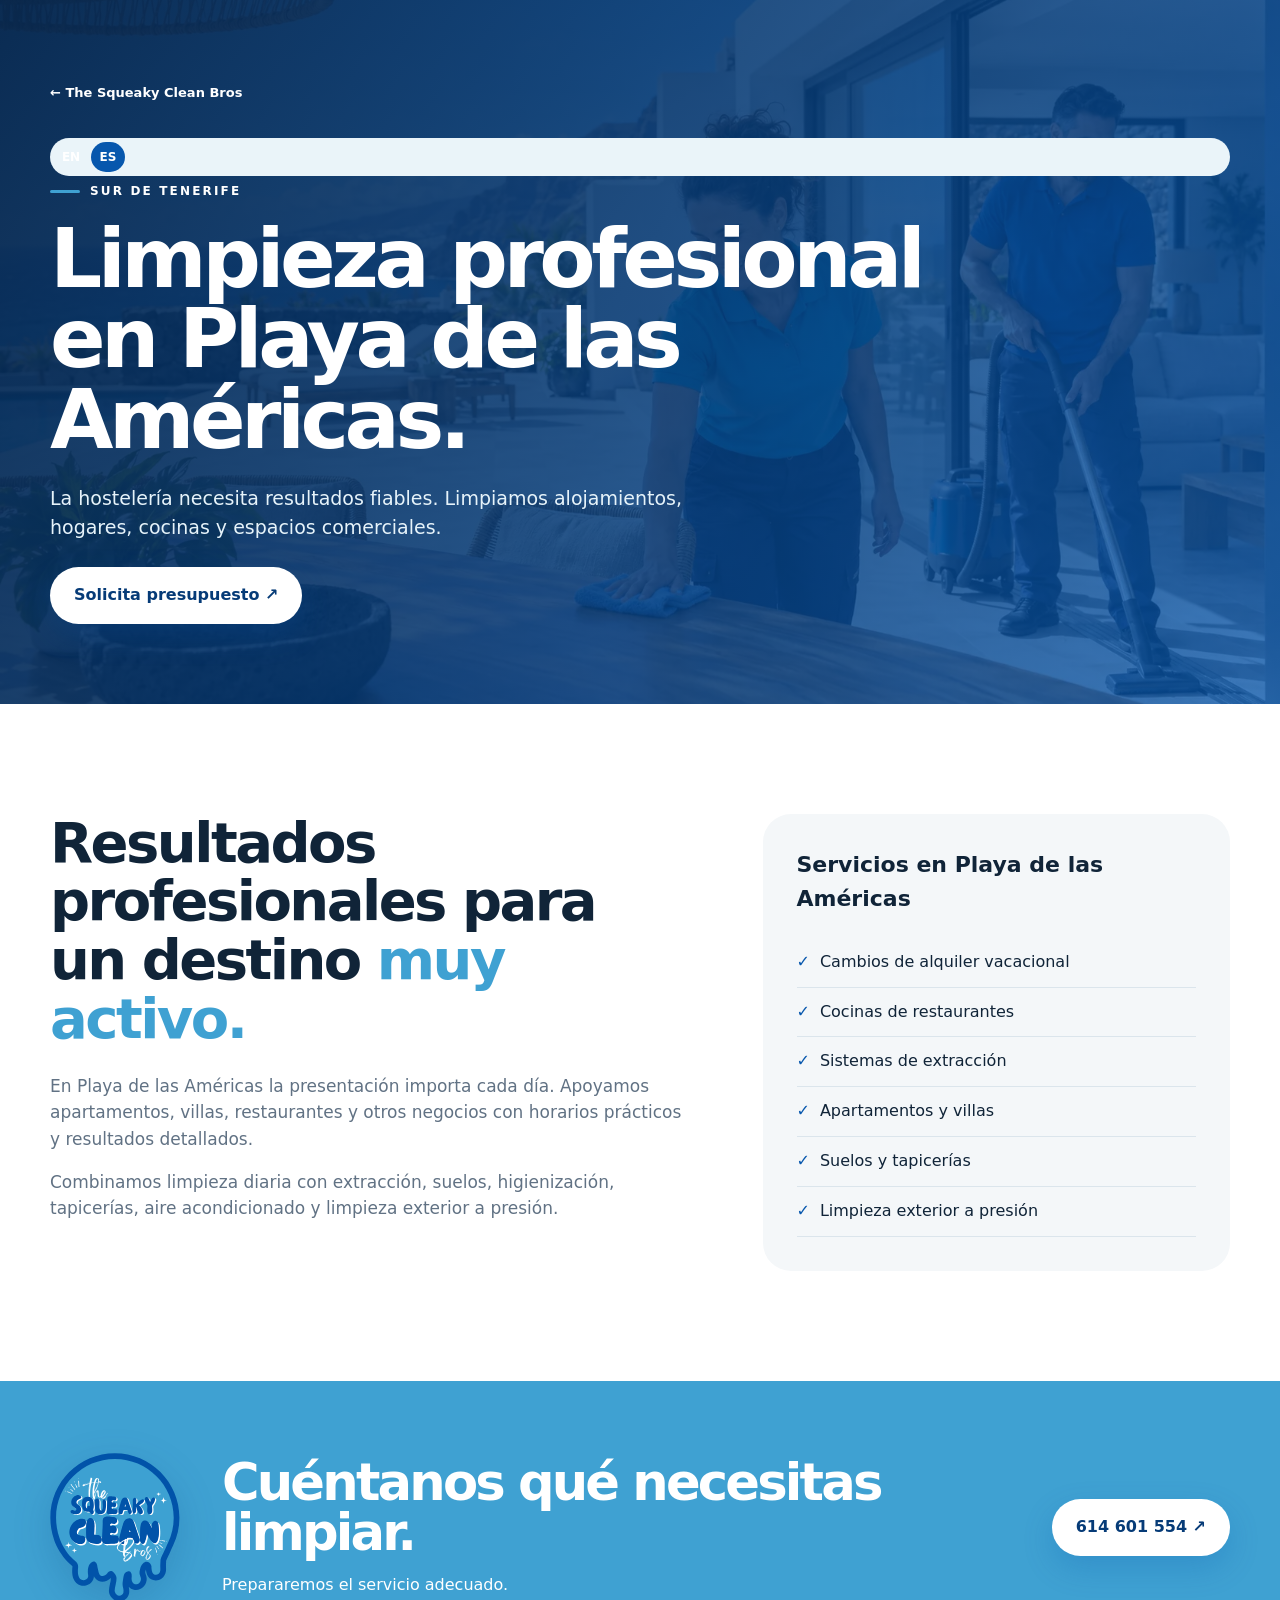
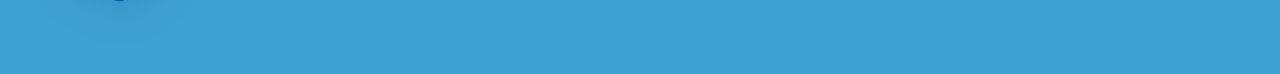
<file: es/areas/playa-de-las-americas.html>
<!doctype html><html lang="es"><head><meta charset="utf-8"><meta name="viewport" content="width=device-width,initial-scale=1"><title>Limpieza Playa de las Américas | Squeaky Clean Bros</title><meta name="description" content="Limpieza profesional para alojamientos, viviendas, restaurantes y negocios en Playa de las Américas, Tenerife."><meta name="robots" content="index,follow"><link rel="canonical" href="https://thesqueakycleanbros.online/es/areas/playa-de-las-americas.html"><link rel="alternate" hreflang="en" href="https://thesqueakycleanbros.online/areas/playa-de-las-americas.html"><link rel="alternate" hreflang="es" href="https://thesqueakycleanbros.online/es/areas/playa-de-las-americas.html"><link rel="stylesheet" href="../../areas/area.css"></head><body><section class="area-hero"><div class="wrap"><a class="back-link" href="../index.html">← The Squeaky Clean Bros</a><div class="language-switch"><a href="../../areas/playa-de-las-americas.html">EN</a><span aria-current="page">ES</span></div><span class="eyebrow light">Sur de Tenerife</span><h1>Limpieza profesional en Playa de las Américas.</h1><p>La hostelería necesita resultados fiables. Limpiamos alojamientos, hogares, cocinas y espacios comerciales.</p><a class="button button-white" href="https://wa.me/34614601554?text=Hola%2C%20necesito%20un%20presupuesto%20en%20Playa%20de%20las%20Americas." target="_blank">Solicita presupuesto ↗</a></div></section><main><section class="section wrap area-content"><div><h2>Resultados profesionales para un destino <em>muy activo.</em></h2><p>En Playa de las Américas la presentación importa cada día. Apoyamos apartamentos, villas, restaurantes y otros negocios con horarios prácticos y resultados detallados.</p><p>Combinamos limpieza diaria con extracción, suelos, higienización, tapicerías, aire acondicionado y limpieza exterior a presión.</p></div><aside class="area-panel"><h3>Servicios en Playa de las Américas</h3><ul><li>Cambios de alquiler vacacional</li><li>Cocinas de restaurantes</li><li>Sistemas de extracción</li><li>Apartamentos y villas</li><li>Suelos y tapicerías</li><li>Limpieza exterior a presión</li></ul></aside></section></main><section class="final-cta"><div class="wrap final-cta-inner"><img src="../../assets/logo.svg" alt="The Squeaky Clean Bros"><div><h2>Cuéntanos qué necesitas limpiar.</h2><p>Prepararemos el servicio adecuado.</p></div><a class="button button-white" href="https://wa.me/34614601554" target="_blank">614 601 554 ↗</a></div></section></body></html>
</file>
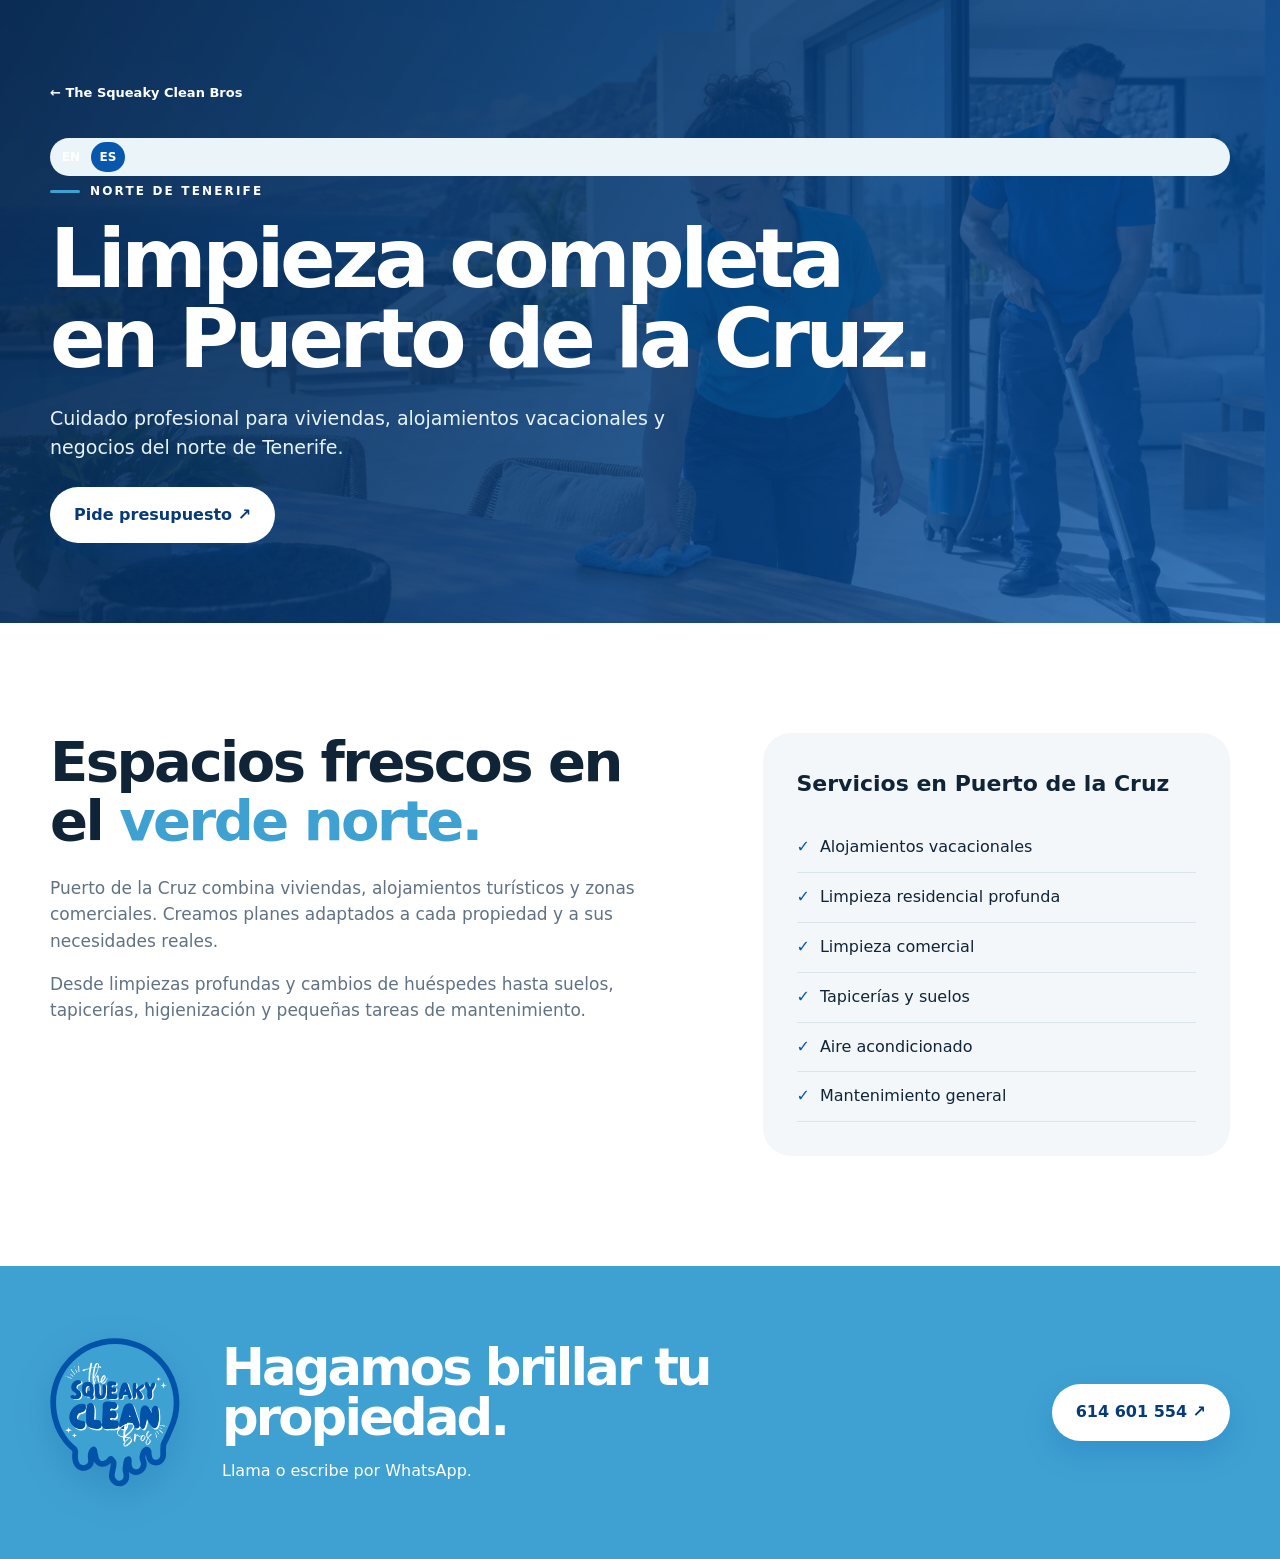
<file: es/areas/puerto-de-la-cruz.html>
<!doctype html><html lang="es"><head><meta charset="utf-8"><meta name="viewport" content="width=device-width,initial-scale=1"><title>Empresa de limpieza Puerto de la Cruz | Squeaky Clean Bros</title><meta name="description" content="Limpieza residencial, vacacional y comercial en Puerto de la Cruz, norte de Tenerife."><meta name="robots" content="index,follow"><link rel="canonical" href="https://thesqueakycleanbros.online/es/areas/puerto-de-la-cruz.html"><link rel="alternate" hreflang="en" href="https://thesqueakycleanbros.online/areas/puerto-de-la-cruz.html"><link rel="alternate" hreflang="es" href="https://thesqueakycleanbros.online/es/areas/puerto-de-la-cruz.html"><link rel="stylesheet" href="../../areas/area.css"></head><body><section class="area-hero"><div class="wrap"><a class="back-link" href="../index.html">← The Squeaky Clean Bros</a><div class="language-switch"><a href="../../areas/puerto-de-la-cruz.html">EN</a><span aria-current="page">ES</span></div><span class="eyebrow light">Norte de Tenerife</span><h1>Limpieza completa en Puerto de la Cruz.</h1><p>Cuidado profesional para viviendas, alojamientos vacacionales y negocios del norte de Tenerife.</p><a class="button button-white" href="https://wa.me/34614601554?text=Hola%2C%20necesito%20un%20presupuesto%20en%20Puerto%20de%20la%20Cruz." target="_blank">Pide presupuesto ↗</a></div></section><main><section class="section wrap area-content"><div><h2>Espacios frescos en el <em>verde norte.</em></h2><p>Puerto de la Cruz combina viviendas, alojamientos turísticos y zonas comerciales. Creamos planes adaptados a cada propiedad y a sus necesidades reales.</p><p>Desde limpiezas profundas y cambios de huéspedes hasta suelos, tapicerías, higienización y pequeñas tareas de mantenimiento.</p></div><aside class="area-panel"><h3>Servicios en Puerto de la Cruz</h3><ul><li>Alojamientos vacacionales</li><li>Limpieza residencial profunda</li><li>Limpieza comercial</li><li>Tapicerías y suelos</li><li>Aire acondicionado</li><li>Mantenimiento general</li></ul></aside></section></main><section class="final-cta"><div class="wrap final-cta-inner"><img src="../../assets/logo.svg" alt="The Squeaky Clean Bros"><div><h2>Hagamos brillar tu propiedad.</h2><p>Llama o escribe por WhatsApp.</p></div><a class="button button-white" href="https://wa.me/34614601554" target="_blank">614 601 554 ↗</a></div></section></body></html>
</file>
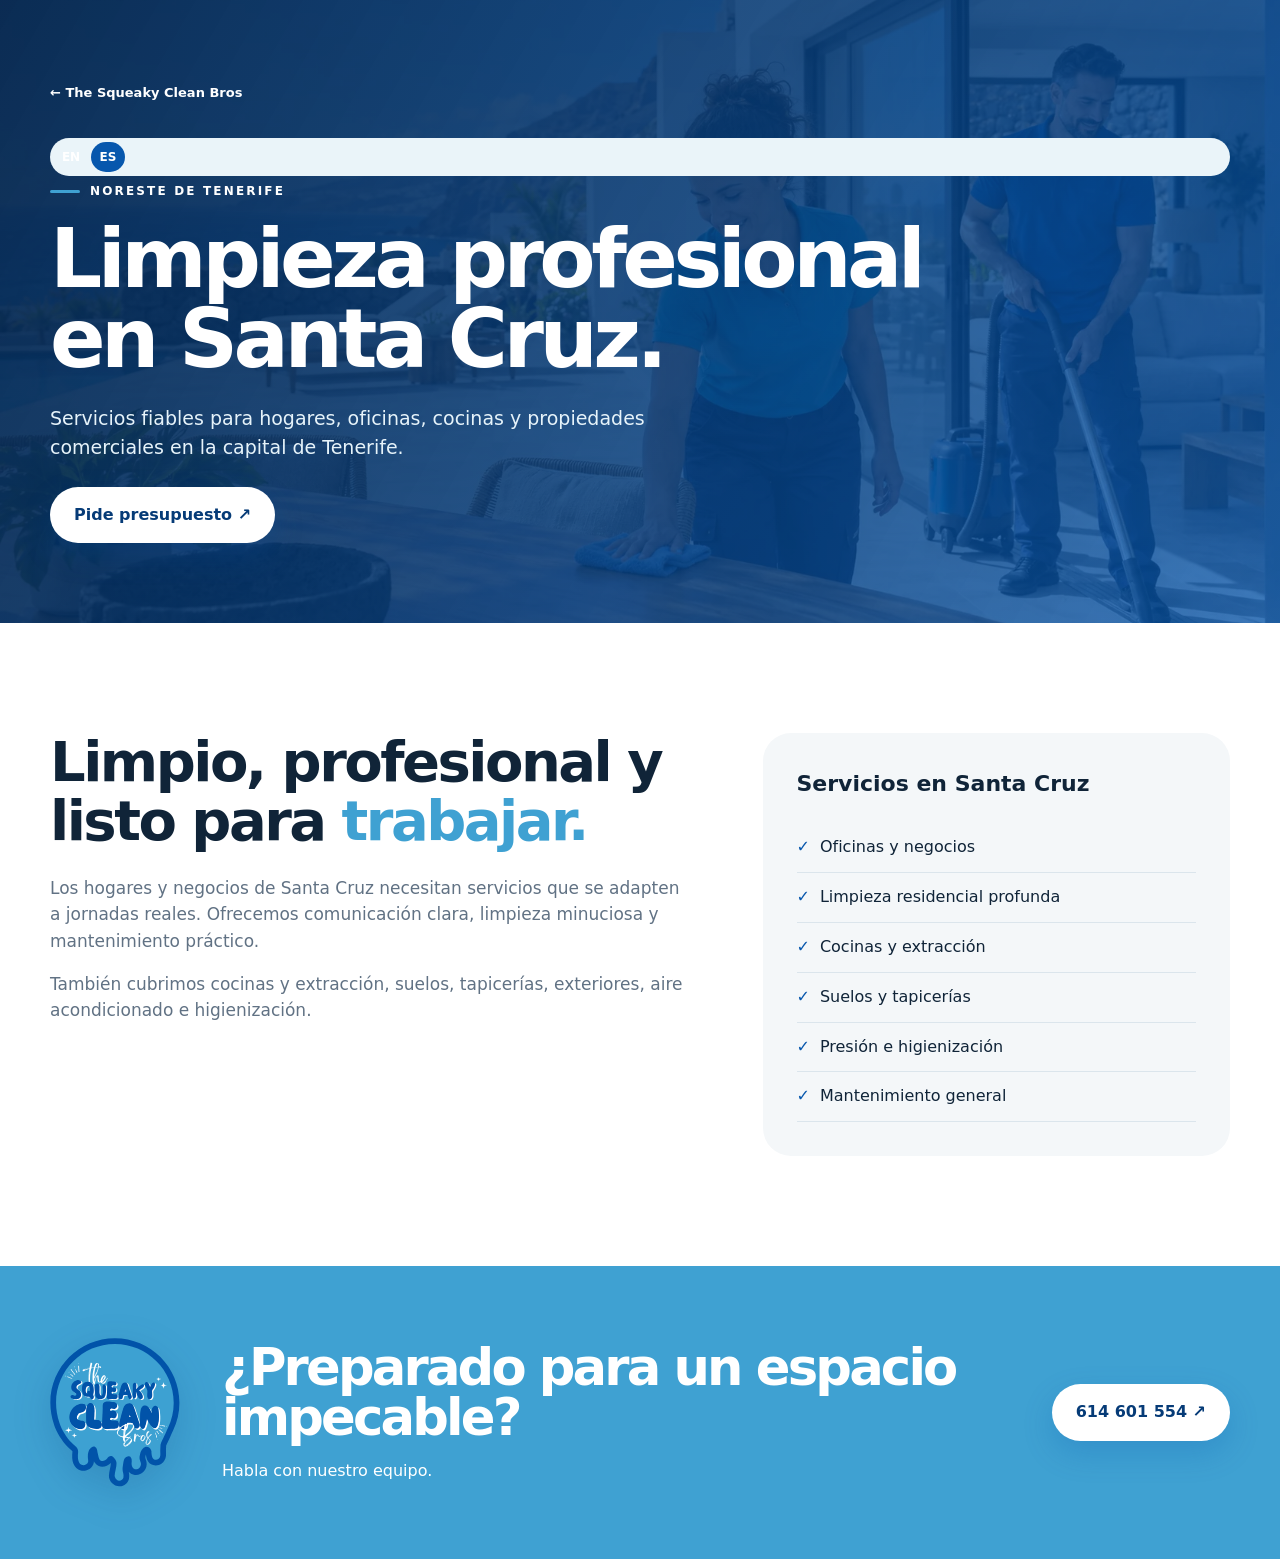
<file: es/areas/santa-cruz.html>
<!doctype html><html lang="es"><head><meta charset="utf-8"><meta name="viewport" content="width=device-width,initial-scale=1"><title>Empresa de limpieza Santa Cruz Tenerife | Squeaky Clean Bros</title><meta name="description" content="Limpieza residencial, de oficinas y comercial en Santa Cruz de Tenerife."><meta name="robots" content="index,follow"><link rel="canonical" href="https://thesqueakycleanbros.online/es/areas/santa-cruz.html"><link rel="alternate" hreflang="en" href="https://thesqueakycleanbros.online/areas/santa-cruz.html"><link rel="alternate" hreflang="es" href="https://thesqueakycleanbros.online/es/areas/santa-cruz.html"><link rel="stylesheet" href="../../areas/area.css"></head><body><section class="area-hero"><div class="wrap"><a class="back-link" href="../index.html">← The Squeaky Clean Bros</a><div class="language-switch"><a href="../../areas/santa-cruz.html">EN</a><span aria-current="page">ES</span></div><span class="eyebrow light">Noreste de Tenerife</span><h1>Limpieza profesional en Santa Cruz.</h1><p>Servicios fiables para hogares, oficinas, cocinas y propiedades comerciales en la capital de Tenerife.</p><a class="button button-white" href="https://wa.me/34614601554?text=Hola%2C%20necesito%20un%20presupuesto%20en%20Santa%20Cruz." target="_blank">Pide presupuesto ↗</a></div></section><main><section class="section wrap area-content"><div><h2>Limpio, profesional y listo para <em>trabajar.</em></h2><p>Los hogares y negocios de Santa Cruz necesitan servicios que se adapten a jornadas reales. Ofrecemos comunicación clara, limpieza minuciosa y mantenimiento práctico.</p><p>También cubrimos cocinas y extracción, suelos, tapicerías, exteriores, aire acondicionado e higienización.</p></div><aside class="area-panel"><h3>Servicios en Santa Cruz</h3><ul><li>Oficinas y negocios</li><li>Limpieza residencial profunda</li><li>Cocinas y extracción</li><li>Suelos y tapicerías</li><li>Presión e higienización</li><li>Mantenimiento general</li></ul></aside></section></main><section class="final-cta"><div class="wrap final-cta-inner"><img src="../../assets/logo.svg" alt="The Squeaky Clean Bros"><div><h2>¿Preparado para un espacio impecable?</h2><p>Habla con nuestro equipo.</p></div><a class="button button-white" href="https://wa.me/34614601554" target="_blank">614 601 554 ↗</a></div></section></body></html>
</file>
<file: styles.css>
:root{--navy:#063b77;--blue:#0757ad;--sky:#3fa1d2;--aqua:#a9e7f4;--ink:#102438;--muted:#617284;--cream:#f4f7f9;--white:#fff;--line:#dbe5ec;--radius:28px;--shadow:0 22px 70px rgba(6,59,119,.15)}
*{box-sizing:border-box}html{scroll-behavior:smooth}body{margin:0;color:var(--ink);font-family:Inter,ui-sans-serif,system-ui,-apple-system,BlinkMacSystemFont,"Segoe UI",sans-serif;background:#fff;line-height:1.55}img{max-width:100%;display:block}a{color:inherit;text-decoration:none}.wrap{width:min(1180px,calc(100% - 40px));margin-inline:auto}.notice{font-size:12px;letter-spacing:.08em;text-transform:uppercase;text-align:center;padding:7px 16px;background:var(--navy);color:white}.site-header{height:90px;display:flex;align-items:center;gap:34px;padding:0 max(20px,calc((100vw - 1180px)/2));position:relative;background:white;z-index:20}.brand{align-self:flex-start;width:102px;height:112px;background:white;border-radius:0 0 24px 24px;padding:10px;box-shadow:0 12px 30px rgba(6,59,119,.13);z-index:3}.brand img{height:92px;width:100%;object-fit:contain}.main-nav{display:flex;gap:32px;margin-left:auto;font-weight:700;font-size:14px;align-items:center}.main-nav>a{position:relative}.main-nav>a:after{content:"";position:absolute;left:0;right:100%;bottom:-6px;height:2px;background:var(--sky);transition:.25s}.main-nav>a:hover:after{right:0}.language-switch{display:flex;align-items:center;gap:3px;padding:4px;background:#eaf4f9;border-radius:999px}.language-switch a,.language-switch span{display:grid;place-items:center;min-width:34px;height:30px;border-radius:999px;font-size:12px;font-weight:900}.language-switch [aria-current="page"]{background:var(--blue);color:white}.button{display:inline-flex;align-items:center;justify-content:center;gap:14px;background:var(--blue);color:white;padding:16px 24px;border-radius:999px;font-weight:800;box-shadow:0 12px 30px rgba(7,87,173,.22);transition:.25s}.button:hover{transform:translateY(-2px);box-shadow:0 16px 38px rgba(7,87,173,.3)}.button-small{padding:12px 20px;font-size:14px}.button-white{background:white;color:var(--navy)}.text-link{font-weight:800;text-decoration:underline;text-decoration-color:var(--sky);text-decoration-thickness:2px;text-underline-offset:6px}.light{color:white}.menu-toggle{display:none;background:none;border:0;padding:8px}.menu-toggle span{display:block;width:25px;height:2px;background:var(--navy);margin:5px}.hero{height:min(780px,calc(100vh - 90px));min-height:640px;position:relative;display:flex;align-items:center;overflow:hidden;background:var(--navy)}.hero-image,.hero-overlay{position:absolute;inset:0;width:100%;height:100%;object-fit:cover}.hero-overlay{background:linear-gradient(90deg,rgba(4,37,76,.94) 0%,rgba(4,37,76,.75) 36%,rgba(4,37,76,.14) 68%,rgba(4,37,76,.05) 100%)}.hero-content{position:relative;color:white;padding-top:30px}.eyebrow{display:inline-flex;align-items:center;gap:10px;text-transform:uppercase;letter-spacing:.18em;font-size:12px;font-weight:900;color:var(--blue);margin-bottom:18px}.eyebrow:before{content:"";width:30px;height:3px;border-radius:5px;background:var(--sky)}.eyebrow.light{color:white}.hero h1,.section-heading h2,.commercial-copy h2,.why-intro h2,.final-cta h2{font-size:clamp(48px,6vw,82px);line-height:.98;letter-spacing:-.055em;margin:0;font-weight:900}.hero h1{max-width:720px}.hero h1 em,.section-heading h2 em,.why-intro h2 em{color:var(--sky);font-style:normal}.hero p{font-size:19px;max-width:590px;margin:28px 0;color:#eaf7fb}.hero-actions{display:flex;align-items:center;gap:28px}.hero-stamp{position:absolute;right:7%;bottom:52px;width:156px;height:156px;border-radius:50%;background:var(--sky);border:8px solid rgba(255,255,255,.7);display:flex;flex-direction:column;align-items:center;justify-content:center;color:white;transform:rotate(8deg);box-shadow:var(--shadow);text-align:center}.hero-stamp b{font-size:17px}.hero-stamp span{font-size:14px}.hero-stamp small{font-size:10px;letter-spacing:.18em;margin-top:7px}.quick-strip{display:grid;grid-template-columns:repeat(4,1fr);background:white;position:relative;z-index:4;width:min(1080px,calc(100% - 40px));margin:-36px auto 0;border-radius:22px;box-shadow:var(--shadow);overflow:hidden}.quick-strip div{padding:24px 28px;border-right:1px solid var(--line);display:grid;grid-template-columns:auto 1fr;column-gap:14px}.quick-strip div:last-child{border:0}.quick-strip span{grid-row:1/3;color:var(--sky);font-weight:900;font-size:13px}.quick-strip b{font-size:15px}.quick-strip small{color:var(--muted)}.section{padding:110px 0}.section-heading{margin-bottom:54px}.split-heading{display:grid;grid-template-columns:1.2fr .8fr;gap:80px;align-items:end}.section-heading h2,.why-intro h2{font-size:clamp(42px,5vw,66px)}.section-heading>p,.split-heading>p{font-size:18px;color:var(--muted);max-width:520px}.centered{text-align:center;max-width:720px;margin-left:auto;margin-right:auto}.centered .eyebrow{justify-content:center}.centered p{margin-inline:auto}.service-grid{display:grid;grid-template-columns:repeat(3,1fr);gap:18px}.service-card{padding:32px;border:1px solid var(--line);border-radius:var(--radius);min-height:275px;position:relative;transition:.25s;background:white}.service-card:hover{transform:translateY(-5px);box-shadow:var(--shadow);border-color:transparent}.featured-card{background:var(--blue);color:white;border-color:var(--blue)}.service-number{font-size:12px;color:var(--sky);font-weight:900}.bubble-icon{float:right;width:48px;height:48px;border-radius:50%;display:grid;place-items:center;background:var(--aqua);color:var(--navy);font-size:24px;font-weight:900}.service-card h3{font-size:22px;line-height:1.15;margin:56px 0 12px}.service-card p{font-size:15px;color:var(--muted);margin:0}.featured-card p{color:#ddecf8}.featured-card a{display:inline-block;margin-top:18px;font-weight:800}.commercial-band{display:grid;grid-template-columns:1.1fr .9fr;background:var(--navy);color:white;min-height:680px}.commercial-image img{width:100%;height:100%;object-fit:contain}.commercial-copy{padding:90px max(40px,calc((100vw - 1180px)/2));padding-left:70px;display:flex;flex-direction:column;align-items:flex-start;justify-content:center}.commercial-copy h2{font-size:clamp(42px,5vw,64px);max-width:560px}.commercial-copy>p{font-size:18px;color:#dcebf6;max-width:590px}.tick-list{list-style:none;padding:0;margin:12px 0 30px;display:grid;grid-template-columns:repeat(2,minmax(190px,1fr));gap:12px 24px}.tick-list li:before{content:"✓";display:inline-grid;place-items:center;width:22px;height:22px;border-radius:50%;background:var(--sky);font-weight:900;margin-right:9px}.results-section{padding-bottom:90px}.comparison{position:relative;border-radius:36px;overflow:hidden;margin:0;box-shadow:var(--shadow)}.comparison figcaption{position:absolute;inset:22px;display:flex;justify-content:space-between;align-items:flex-start}.comparison figcaption span{background:rgba(4,37,76,.87);color:white;border-radius:999px;padding:9px 18px;font-size:13px;font-weight:900;text-transform:uppercase;letter-spacing:.12em}.comparison figcaption span:last-child{background:white;color:var(--navy)}.disclaimer{text-align:center;color:var(--muted);font-size:12px}.why-section{background:var(--cream)}.why-grid{display:grid;grid-template-columns:.9fr 1.1fr;gap:110px}.why-intro p{font-size:18px;color:var(--muted);margin:26px 0}.why-list article{display:grid;grid-template-columns:60px 1fr;gap:20px;padding:30px 0;border-bottom:1px solid #cad8e1}.why-list article:first-child{padding-top:0}.why-list article>b{font-size:13px;color:var(--sky)}.why-list h3{font-size:22px;margin:0 0 8px}.why-list p{margin:0;color:var(--muted)}.area-grid{display:grid;grid-template-columns:repeat(3,1fr);gap:16px}.area-grid a{min-height:180px;padding:28px;border-radius:24px;background:linear-gradient(140deg,var(--navy),var(--blue));color:white;position:relative;overflow:hidden;display:flex;flex-direction:column;justify-content:flex-end;transition:.25s}.area-grid a:before{content:"";position:absolute;width:130px;height:130px;border:24px solid rgba(63,161,210,.38);border-radius:50%;right:-42px;top:-55px}.area-grid a:hover{transform:translateY(-4px);background:linear-gradient(140deg,var(--blue),var(--sky))}.area-grid span{font-size:11px;text-transform:uppercase;letter-spacing:.15em;opacity:.75}.area-grid b{font-size:22px}.area-grid i{position:absolute;right:24px;bottom:28px;font-style:normal;font-size:22px}.reviews-section{background:var(--blue);color:white}.light-copy{color:#dcebf6!important}.review-grid{display:grid;grid-template-columns:repeat(3,1fr);gap:18px}.review-grid blockquote{margin:0;background:white;color:var(--ink);padding:34px;border-radius:var(--radius)}.review-grid blockquote p{font-size:18px;line-height:1.55}.review-grid footer{font-size:12px;color:var(--muted);text-transform:uppercase;letter-spacing:.1em;font-weight:800}.stars{color:var(--sky);letter-spacing:.12em}.faq-list{max-width:900px;margin:auto}.faq-list details{border-bottom:1px solid var(--line);padding:0}.faq-list summary{font-size:19px;font-weight:800;padding:24px 0;cursor:pointer;list-style:none;display:flex;justify-content:space-between}.faq-list summary::-webkit-details-marker{display:none}.faq-list summary span{color:var(--sky);font-size:24px}.faq-list p{color:var(--muted);margin:-6px 0 24px;max-width:760px}.final-cta{position:relative;overflow:hidden;background:var(--sky);color:white;padding:72px 0}.final-cta-inner{display:grid;grid-template-columns:130px 1fr auto;align-items:center;gap:42px;position:relative}.final-cta-inner img{width:130px;filter:drop-shadow(0 12px 18px rgba(6,59,119,.18))}.final-cta h2{font-size:clamp(36px,4vw,56px)}.final-cta p{margin-bottom:0}.bubble{position:absolute;border:30px solid rgba(255,255,255,.12);border-radius:50%}.bubble-one{width:230px;height:230px;right:4%;top:-150px}.bubble-two{width:120px;height:120px;left:22%;bottom:-80px}.footer{background:#072d57;color:white;padding:60px 0 24px}.footer-inner{display:grid;grid-template-columns:90px 1fr auto;gap:26px;align-items:center}.footer-inner img{width:82px}.footer-inner div{display:flex;flex-direction:column}.footer-inner span{color:#a9c5db}.footer-links{display:flex!important;flex-direction:row!important;gap:25px;font-weight:700}.footer-bottom{display:flex;justify-content:space-between;border-top:1px solid rgba(255,255,255,.14);margin-top:35px;padding-top:20px;font-size:12px;color:#9ab6cc}.floating-whatsapp{position:fixed;right:24px;bottom:24px;width:58px;height:58px;border-radius:50%;display:grid;place-items:center;background:#25d366;color:white;font-size:28px;z-index:30;box-shadow:0 12px 30px rgba(0,0,0,.22)}
@media(max-width:900px){.main-nav{display:none;position:absolute;top:90px;left:20px;right:20px;background:white;padding:24px;border-radius:20px;box-shadow:var(--shadow);flex-direction:column}.main-nav.open{display:flex}.menu-toggle{display:block;margin-left:auto}.header-cta{display:none}.hero{min-height:620px}.hero-overlay{background:linear-gradient(90deg,rgba(4,37,76,.95),rgba(4,37,76,.58))}.hero-stamp{width:120px;height:120px;right:20px;bottom:25px}.quick-strip{grid-template-columns:repeat(2,1fr)}.service-grid,.area-grid,.review-grid{grid-template-columns:repeat(2,1fr)}.commercial-band{grid-template-columns:1fr}.commercial-image{height:440px}.commercial-copy{padding:70px 30px}.why-grid{grid-template-columns:1fr;gap:60px}.final-cta-inner{grid-template-columns:90px 1fr}.final-cta-inner .button{grid-column:2}.footer-links{display:none!important}}
@media(max-width:620px){.wrap{width:min(100% - 28px,1180px)}.notice{font-size:9px}.site-header{height:75px;padding-inline:14px}.brand{width:86px;height:98px}.brand img{height:78px}.main-nav{top:75px}.hero{height:690px}.hero-image{object-position:62% center}.hero-overlay{background:linear-gradient(90deg,rgba(4,37,76,.96) 0%,rgba(4,37,76,.78) 58%,rgba(4,37,76,.34))}.hero h1{font-size:48px}.hero p{font-size:17px;max-width:90%}.hero-actions{align-items:flex-start;flex-direction:column;gap:18px}.hero-stamp{display:none}.quick-strip{grid-template-columns:1fr;margin-top:-25px}.quick-strip div{padding:18px 22px;border-right:0;border-bottom:1px solid var(--line)}.section{padding:78px 0}.split-heading{grid-template-columns:1fr;gap:18px}.section-heading{margin-bottom:38px}.service-grid,.area-grid,.review-grid{grid-template-columns:1fr}.commercial-image{height:320px}.commercial-copy{padding:64px 20px}.tick-list{grid-template-columns:1fr}.comparison{border-radius:20px}.comparison img{height:430px;object-fit:cover;object-position:center}.why-grid{gap:45px}.final-cta-inner{grid-template-columns:1fr;text-align:center}.final-cta-inner img{margin:auto}.final-cta-inner .button{grid-column:auto}.footer-inner{grid-template-columns:70px 1fr}.footer-bottom{flex-direction:column;gap:8px}.footer-links{display:none!important}}

.trustpilot-badge{width:max-content;max-width:100%;margin-top:24px;display:grid;grid-template-columns:auto auto 20px;align-items:center;gap:14px;padding:12px 16px;border:1px solid rgba(255,255,255,.4);border-radius:16px;background:linear-gradient(145deg,rgba(255,255,255,.98),rgba(229,245,249,.94));color:var(--navy);box-shadow:0 8px 0 rgba(0,182,122,.72),0 18px 34px rgba(0,0,0,.25);transition:.2s}.trustpilot-badge:hover{transform:translateY(-2px);box-shadow:0 10px 0 rgba(0,182,122,.72),0 22px 38px rgba(0,0,0,.3)}.trustpilot-brand{display:flex;align-items:center;gap:6px;font-size:16px;font-weight:900}.trustpilot-brand b{color:#00b67a;font-size:21px}.trustpilot-badge>span:nth-child(2){display:flex;flex-direction:column;border-left:1px solid #cbdde5;padding-left:14px}.trustpilot-badge strong{font-size:15px;line-height:1.2}.trustpilot-badge small{color:var(--muted);font-size:12px}.trustpilot-badge i{font-style:normal;font-weight:900;color:#00b67a}.reviews-section .stars{color:#00b67a}.reviews-link{display:flex;justify-content:center;margin-top:34px}

@media(max-width:620px){.hero{height:760px}.trustpilot-badge{grid-template-columns:auto 20px;gap:10px}.trustpilot-badge>span:nth-child(2){grid-column:1/2;border-left:0;padding-left:0}.trustpilot-badge i{grid-column:2;grid-row:1/3}}

@media(min-width:901px){.commercial-image{overflow:hidden}.commercial-image img{object-position:center}}
</file>
<file: areas/area.css>
@import url('../styles.css');
.area-hero{background:linear-gradient(120deg,rgba(4,37,76,.96),rgba(7,87,173,.78)),url('../assets/hero-tenerife.webp') center/cover;min-height:520px;color:white;display:flex;align-items:center}.area-hero .wrap{padding:80px 0}.back-link{display:inline-block;margin-bottom:35px;font-size:13px;font-weight:800}.area-hero h1{font-size:clamp(48px,7vw,82px);line-height:.98;letter-spacing:-.055em;margin:0;max-width:900px}.area-hero p{font-size:19px;max-width:650px;color:#e6f3fa;margin:24px 0}.area-content{display:grid;grid-template-columns:1.15fr .85fr;gap:80px}.area-content h2{font-size:clamp(36px,5vw,56px);line-height:1.05;letter-spacing:-.045em;margin:0 0 24px}.area-content h2 em{color:var(--sky);font-style:normal}.area-content p{font-size:17px;color:var(--muted)}.area-panel{background:var(--cream);padding:34px;border-radius:28px}.area-panel h3{margin-top:0;font-size:22px}.area-panel ul{list-style:none;padding:0;margin:0}.area-panel li{border-bottom:1px solid var(--line);padding:12px 0}.area-panel li:before{content:'✓';color:var(--blue);font-weight:900;margin-right:10px}.nearby{background:var(--navy);color:white;padding:76px 0}.nearby-grid{display:flex;flex-wrap:wrap;gap:12px;margin-top:28px}.nearby-grid a{border:1px solid rgba(255,255,255,.3);padding:12px 18px;border-radius:999px;font-weight:700}.nearby-grid a:hover{background:white;color:var(--navy)}@media(max-width:720px){.area-content{grid-template-columns:1fr;gap:35px}.area-hero{min-height:580px}.area-hero .wrap{padding:70px 0}}
</file>
